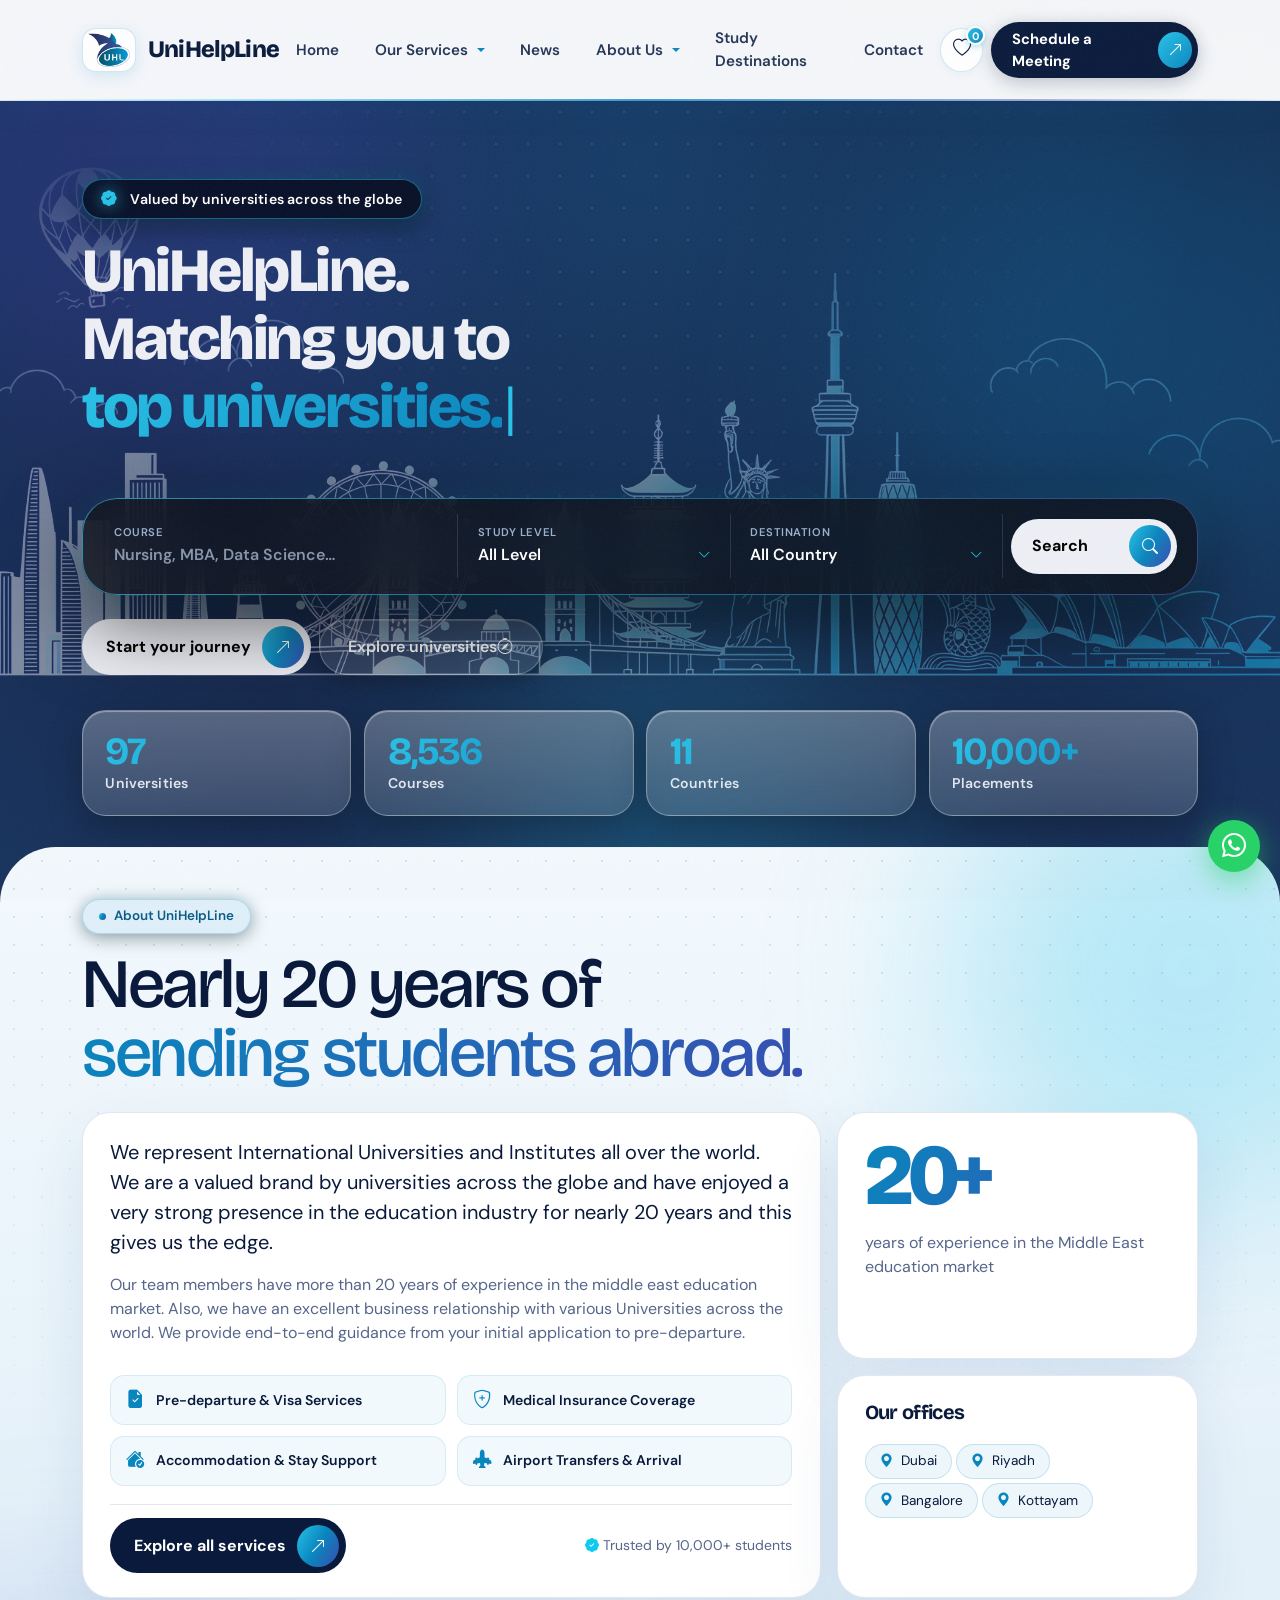
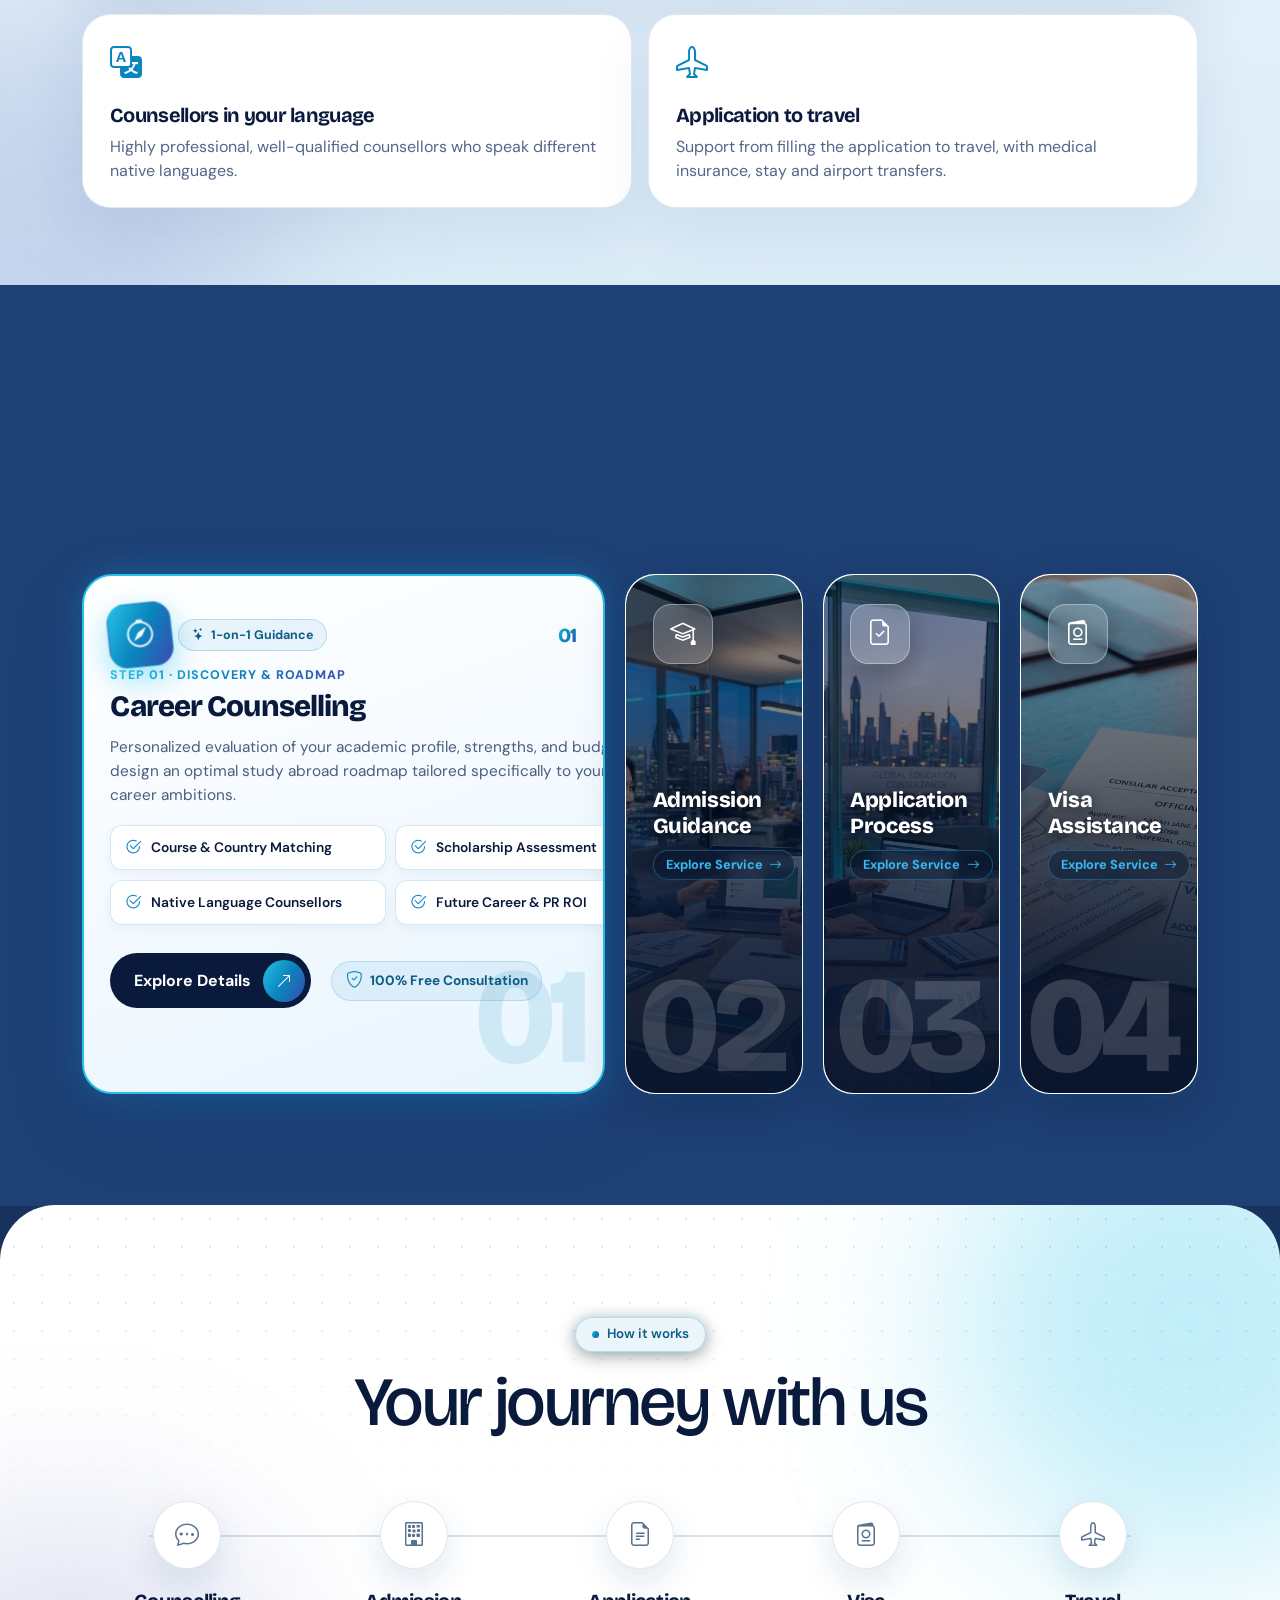
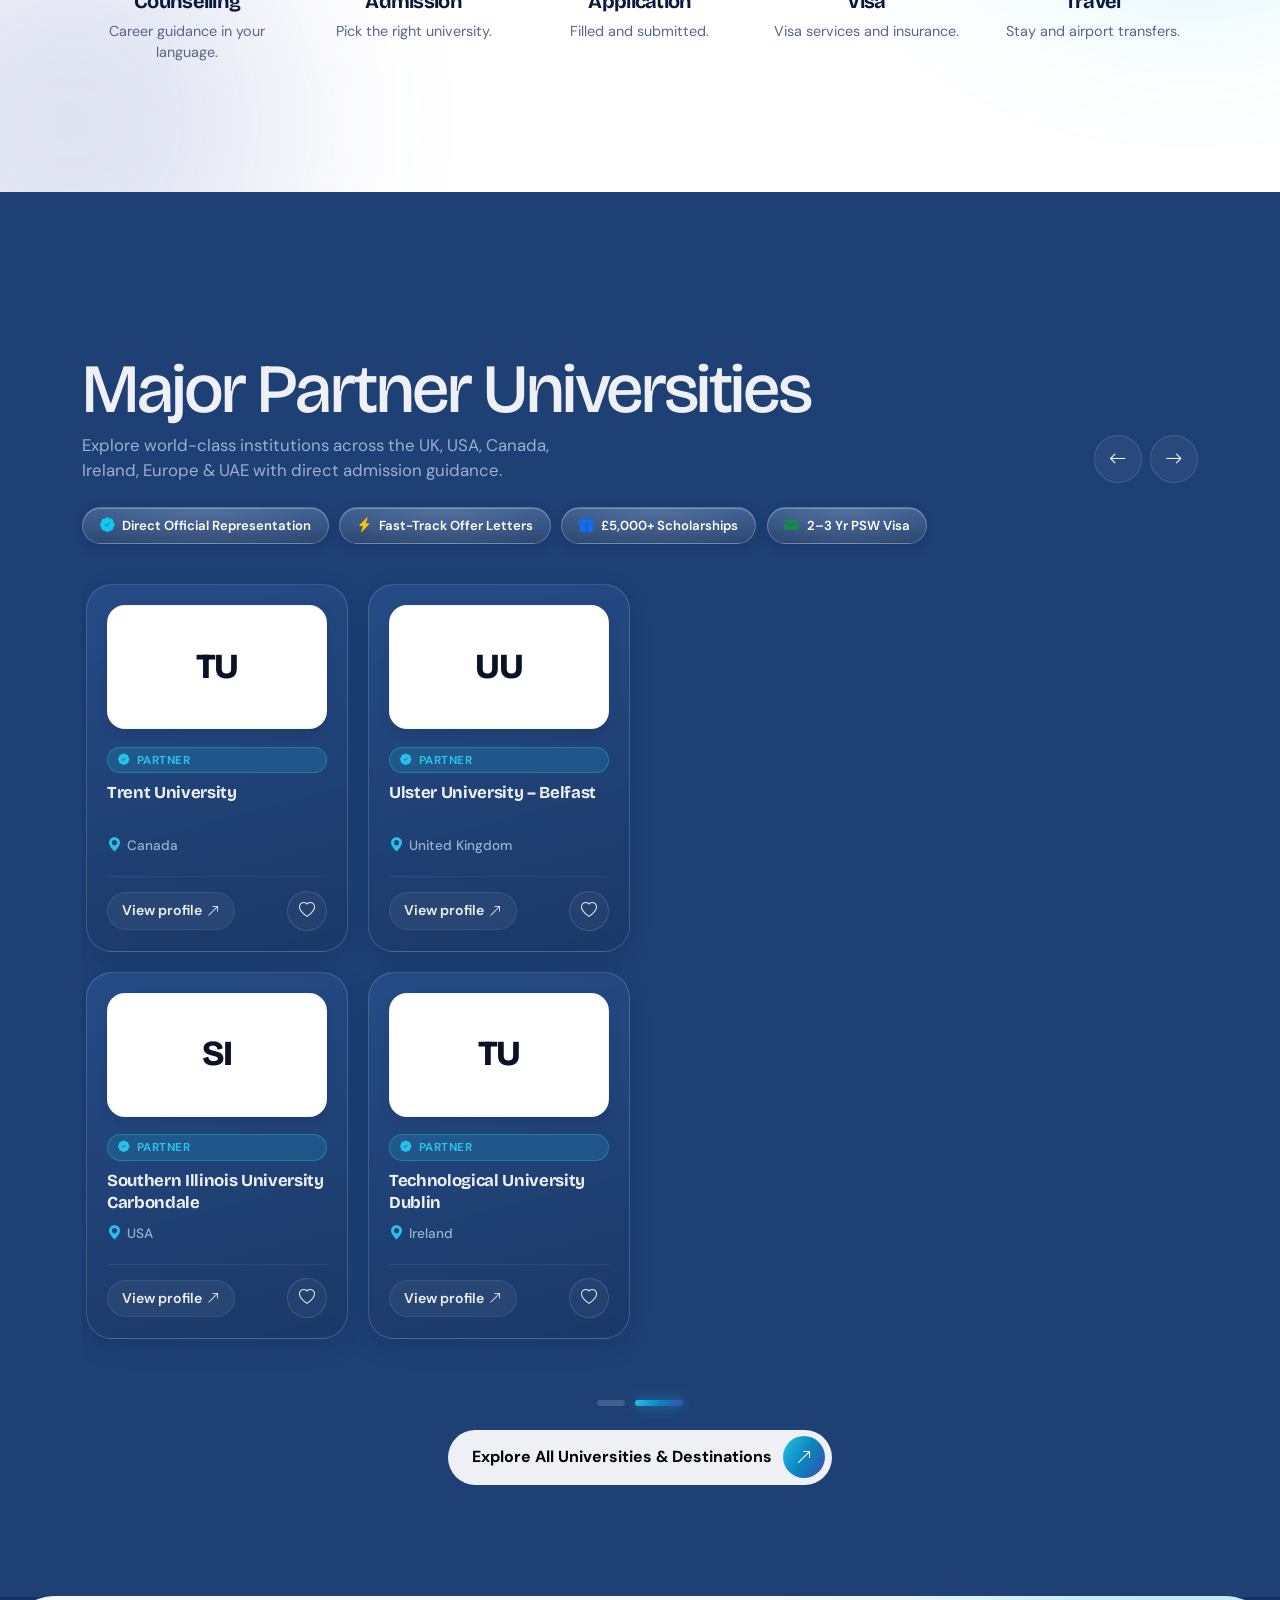
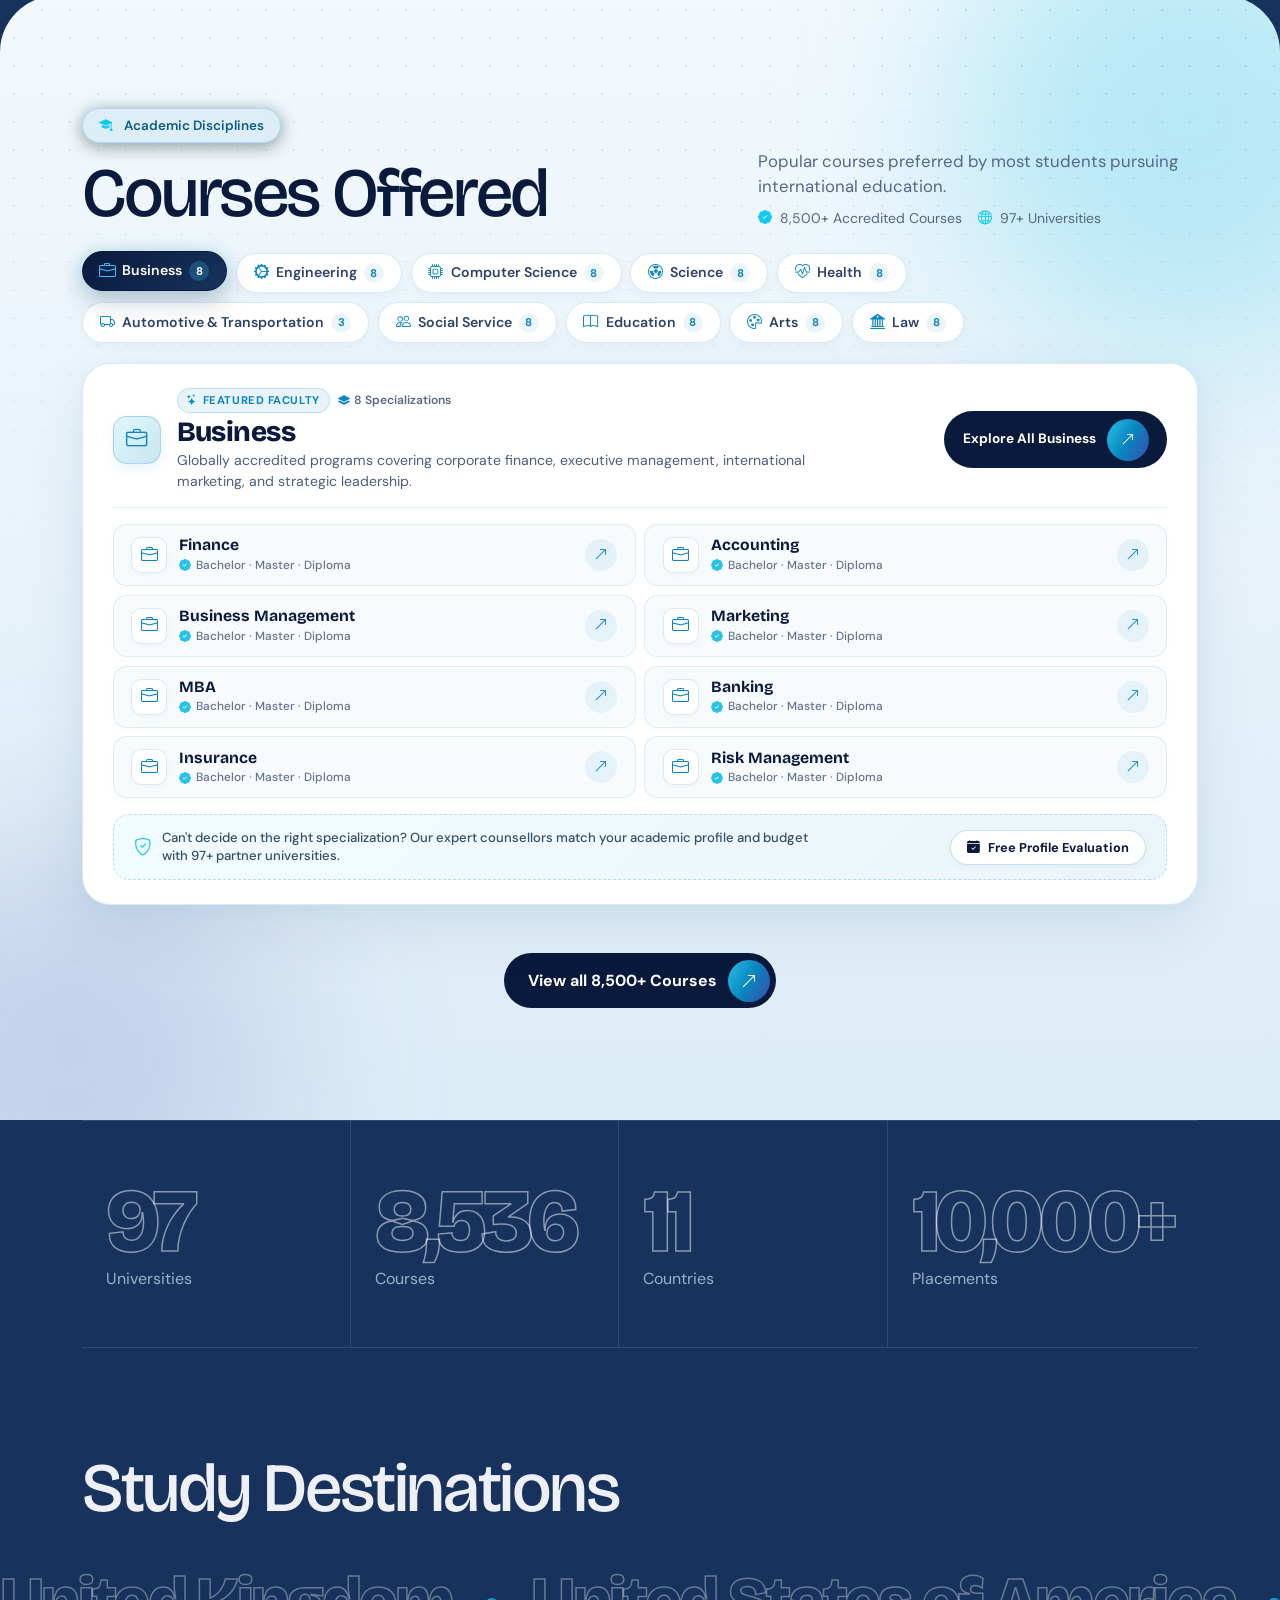
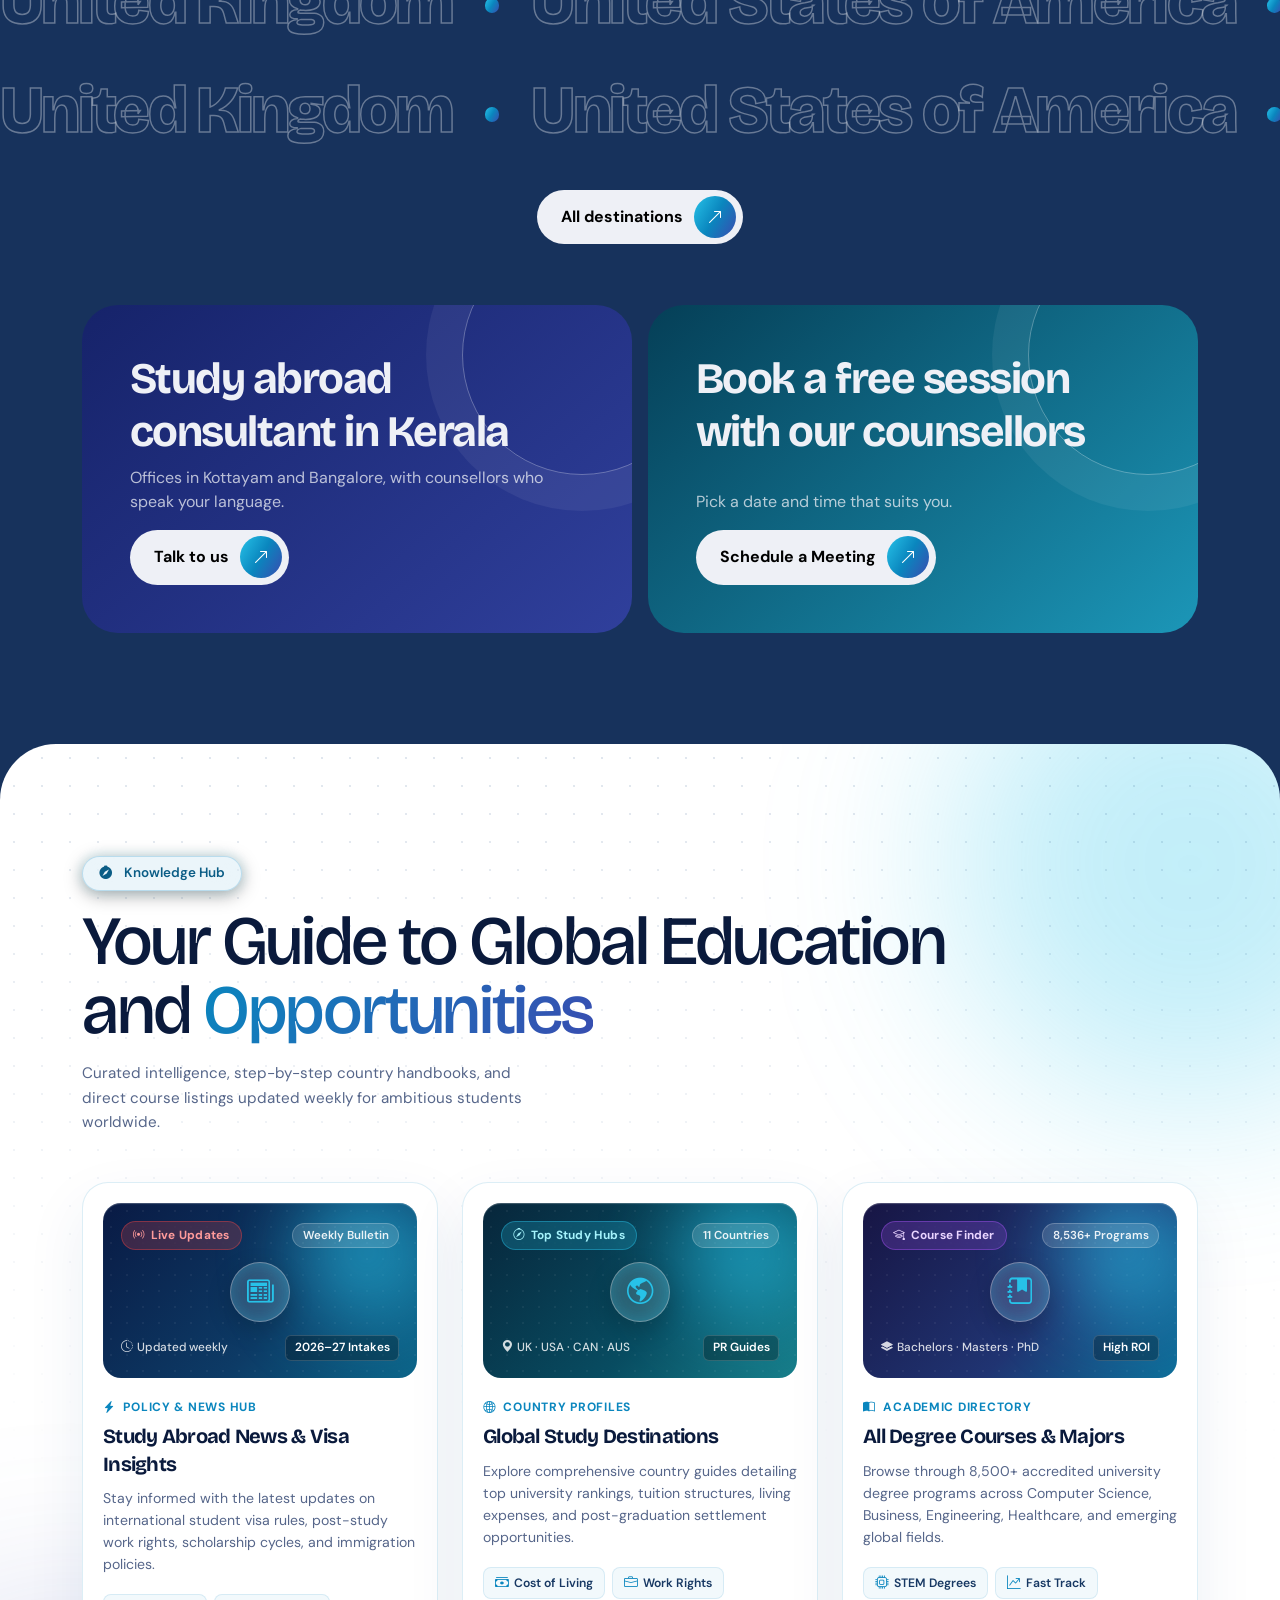
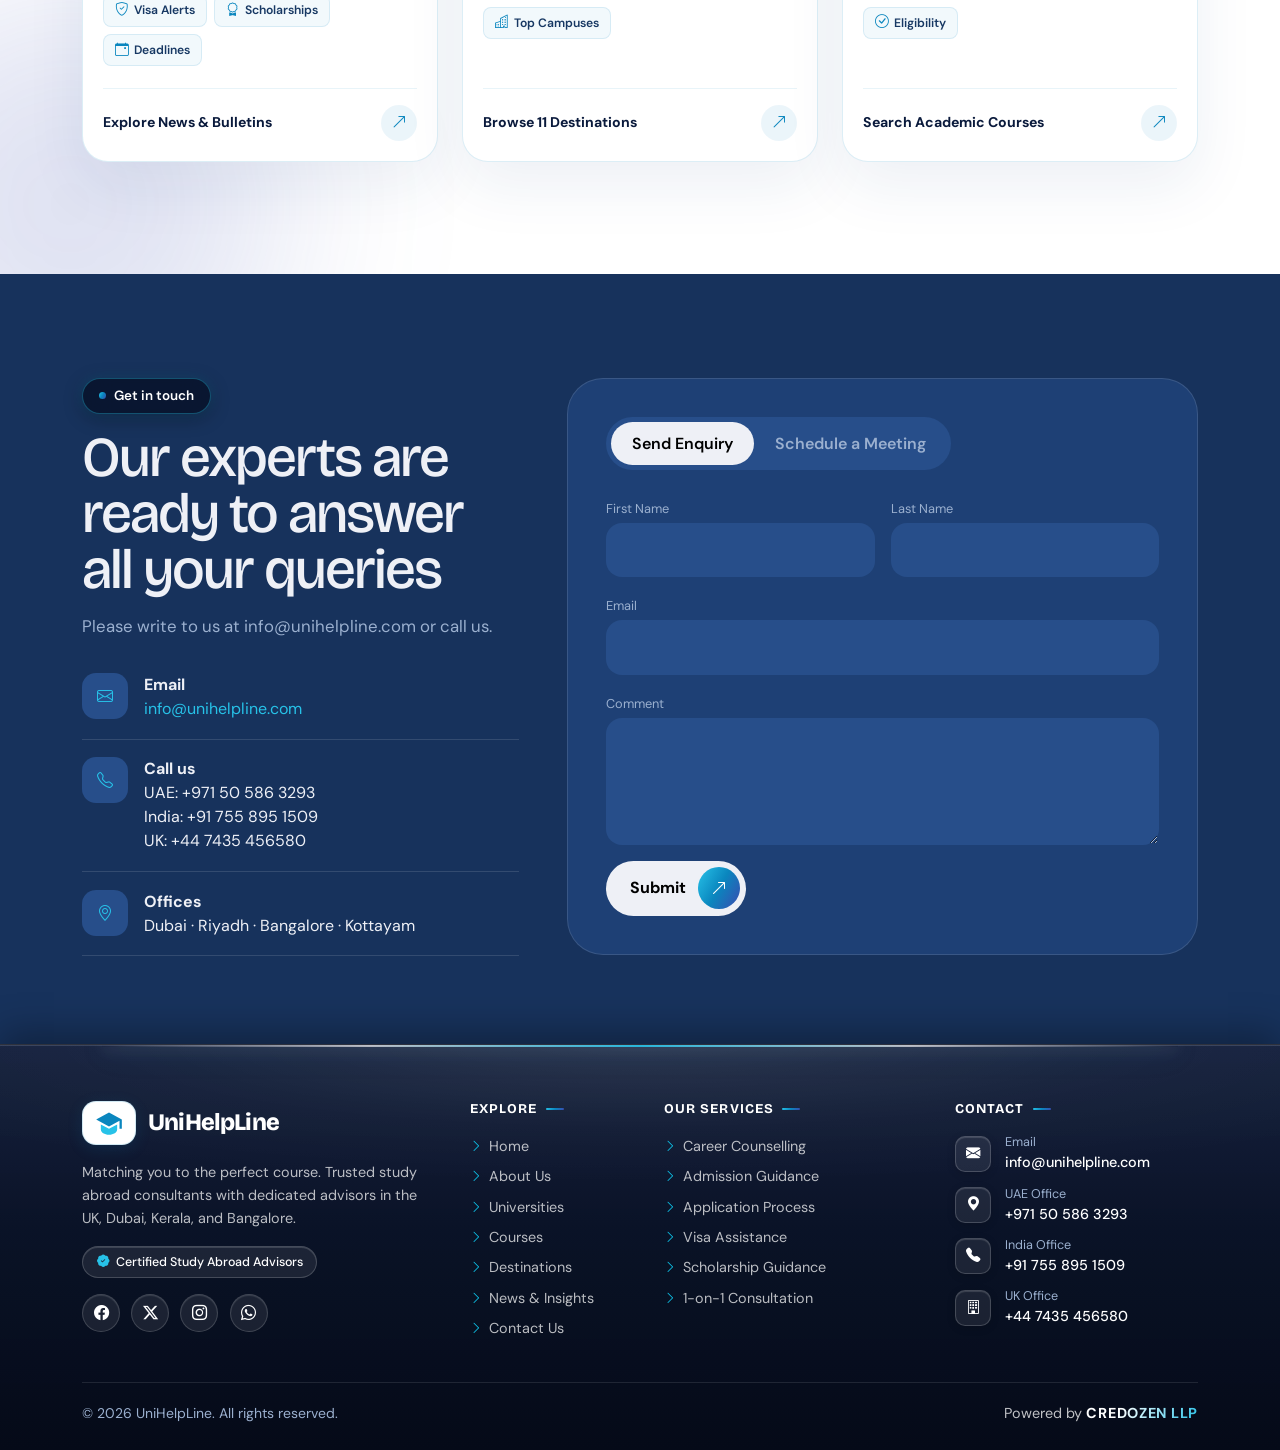
<file: index.html>
<!DOCTYPE html>
<html lang="en" class="js" data-bs-theme="dark">

<head>
    <meta charset="UTF-8">
    <meta name="viewport" content="width=device-width, initial-scale=1">
    <title>UniHelpLine – Study Abroad Consultants | Overseas Education Consultants</title>
    <meta name="description"
        content="Expert study abroad consultants guiding you to top universities, visa support and scholarships. Start your journey today.">
    <link rel="icon"
        href="[data-uri]">
    <link rel="preconnect" href="https://fonts.googleapis.com">
    <link
        href="https://fonts.googleapis.com/css2?family=Bricolage+Grotesque:opsz,wght@12..96,400;12..96,600;12..96,700;12..96,800&family=DM+Sans:wght@400;500;600;700&display=swap"
        rel="stylesheet">
    <link href="https://cdn.jsdelivr.net/npm/bootstrap@5.3.3/dist/css/bootstrap.min.css" rel="stylesheet">
    <link href="https://cdn.jsdelivr.net/npm/bootstrap-icons@1.11.3/font/bootstrap-icons.min.css" rel="stylesheet">
    <link rel="stylesheet" href="style.css">
    <link rel="stylesheet" href="mobile.css">
</head>

<body>
    <div id="prog"></div>

    <nav class="npill navbar navbar-expand-lg">
        <div class="container d-flex align-items-center justify-content-between">
            <a class="brand" href="#home"><span class="lg"><img
                        src="[data-uri]"
                        alt="UHL logo"></span>UniHelpLine</a>
            <button class="navbar-toggler ms-auto" data-bs-toggle="collapse" data-bs-target="#nv" aria-label="Menu"><i
                    class="bi bi-list fs-2"></i></button>
            <div class="collapse navbar-collapse" id="nv">
                <ul class="navbar-nav mx-auto align-items-lg-center">
                    <li class="nav-item"><a class="nav-link" href="#home">Home</a></li>
                    <li class="nav-item dropdown"><a class="nav-link dropdown-toggle" href="#"
                            data-bs-toggle="dropdown">Our Services</a>
                        <ul class="dropdown-menu">
                            <li><a class="dropdown-item" href="career-counselling.html">Career Counselling</a></li>
                            <li><a class="dropdown-item" href="admission-guidance.html">Admission Guidance</a></li>
                            <li><a class="dropdown-item" href="application-process.html">Application Process</a></li>
                            <li><a class="dropdown-item" href="visa-assistance.html">Visa Assistance</a></li>
                        </ul>
                    </li>
                    <li class="nav-item"><a class="nav-link" href="news.html">News</a></li>
                    <li class="nav-item dropdown"><a class="nav-link dropdown-toggle" href="#"
                            data-bs-toggle="dropdown">About Us</a>
                        <ul class="dropdown-menu">
                            <li><a class="dropdown-item" href="about.html">UniHelpLine</a></li>
                        </ul>
                    <li class="nav-item"><a class="nav-link" href="destinations.html">Study Destinations</a></li>
                    <li class="nav-item"><a class="nav-link" href="contact.html">Contact</a></li>
                </ul>
                <div class="d-flex align-items-center gap-2 nav-actions"><button class="wish" data-bs-toggle="offcanvas"
                        data-bs-target="#wl" aria-label="Wishlist"><i class="bi bi-heart"></i><span
                            id="wc">0</span></button>
                    <a class="btn-x" href="#contact" data-tab="meet"
                        style="padding:.35rem .35rem .35rem 1.3rem">Schedule a
                        Meeting<i style="width:36px;height:36px" class="bi bi-arrow-up-right"></i></a>
                </div>
            </div>
        </div>
    </nav>

    <header class="hero" id="home">
        <div class="mesh"><i></i><i></i><i></i></div>
        <div class="dots"></div>
        <div class="container position-relative">
            <div class="hero-main">
                <div class="hero-intro">
                    <span class="tag fx mb-3"><i class="bi bi-patch-check-fill text-info me-1"></i> Valued by
                        universities
                        across the globe</span>
                    <h1><span class="ln"><span>UniHelpLine.</span></span><span class="ln"><span>Matching you
                                to</span></span><span class="ln"><span class="gt" id="typewriter-text">the perfect
                                course.</span><span class="type-cursor" aria-hidden="true">|</span></span></h1>
                </div>

                <form class="cmd fx" id="sf" autocomplete="off">
                    <div class="row g-0 align-items-center">
                        <div class="col-lg-4 col-md-6 fld" id="fld-course">
                            <label for="q">Course</label>
                            <input class="form-control" id="q" placeholder="Nursing, MBA, Data Science…">
                        </div>

                        <div class="col-lg-3 col-md-6 fld custom-select-fld" id="fld-level">
                            <label for="level">Study Level</label>
                            <select class="form-select d-none" id="level">
                                <option value="All Level" selected>All Level</option>
                                <option value="Master Degree">Master Degree</option>
                                <option value="Bachelor Degree">Bachelor Degree</option>
                                <option value="Bachelor Top-up">Bachelor Top-up</option>
                                <option value="Post Graduate Diploma / Certificate - 1 Year">Post Graduate Diploma /
                                    Certificate - 1 Year</option>
                                <option value="Post Graduate Diploma / Certificate - 2 Year">Post Graduate Diploma /
                                    Certificate - 2 Year</option>
                                <option value="Undergraduate Diploma - 2 Year">Undergraduate Diploma - 2 Year</option>
                                <option value="Undergraduate Diploma - 1 Year">Undergraduate Diploma - 1 Year</option>
                            </select>
                            <button type="button" class="custom-select-trigger" id="level-trigger"
                                aria-haspopup="listbox" aria-expanded="false">
                                <span class="custom-select-val">All Level</span>
                                <i class="bi bi-chevron-down custom-select-arrow"></i>
                            </button>
                            <div class="custom-select-menu" id="level-menu" role="listbox">
                                <div class="custom-option selected" data-value="All Level" role="option"><span>All
                                        Level</span><i class="bi bi-check2"></i></div>
                                <div class="custom-option" data-value="Master Degree" role="option"><span>Master
                                        Degree</span><i class="bi bi-check2"></i></div>
                                <div class="custom-option" data-value="Bachelor Degree" role="option"><span>Bachelor
                                        Degree</span><i class="bi bi-check2"></i></div>
                                <div class="custom-option" data-value="Bachelor Top-up" role="option"><span>Bachelor
                                        Top-up</span><i class="bi bi-check2"></i></div>
                                <div class="custom-option" data-value="Post Graduate Diploma / Certificate - 1 Year"
                                    role="option"><span>Post Graduate Diploma / Certificate - 1 Year</span><i
                                        class="bi bi-check2"></i></div>
                                <div class="custom-option" data-value="Post Graduate Diploma / Certificate - 2 Year"
                                    role="option"><span>Post Graduate Diploma / Certificate - 2 Year</span><i
                                        class="bi bi-check2"></i></div>
                                <div class="custom-option" data-value="Undergraduate Diploma - 2 Year" role="option">
                                    <span>Undergraduate Diploma - 2 Year</span><i class="bi bi-check2"></i>
                                </div>
                                <div class="custom-option" data-value="Undergraduate Diploma - 1 Year" role="option">
                                    <span>Undergraduate Diploma - 1 Year</span><i class="bi bi-check2"></i>
                                </div>
                            </div>
                        </div>

                        <div class="col-lg-3 col-md-8 fld custom-select-fld" id="fld-country">
                            <label for="country">Destination</label>
                            <select class="form-select d-none" id="country">
                                <option value="All Country" selected>All Country</option>
                                <option value="United Kingdom">United Kingdom</option>
                                <option value="United States of America">United States of America</option>
                                <option value="Ireland">Ireland</option>
                                <option value="Canada">Canada</option>
                                <option value="Germany">Germany</option>
                                <option value="Georgia">Georgia</option>
                                <option value="Hungary">Hungary</option>
                                <option value="Poland">Poland</option>
                                <option value="Malta">Malta</option>
                                <option value="France">France</option>
                                <option value="Dubai / United Arab Emirates">Dubai / United Arab Emirates</option>
                            </select>
                            <button type="button" class="custom-select-trigger" id="country-trigger"
                                aria-haspopup="listbox" aria-expanded="false">
                                <span class="custom-select-val">All Country</span>
                                <i class="bi bi-chevron-down custom-select-arrow"></i>
                            </button>
                            <div class="custom-select-menu" id="country-menu" role="listbox">
                                <div class="custom-option selected" data-value="All Country" role="option"><span>All
                                        Country</span><i class="bi bi-check2"></i></div>
                                <div class="custom-option" data-value="United Kingdom" role="option"><span>United
                                        Kingdom</span><i class="bi bi-check2"></i></div>
                                <div class="custom-option" data-value="United States of America" role="option">
                                    <span>United States of America</span><i class="bi bi-check2"></i>
                                </div>
                                <div class="custom-option" data-value="Ireland" role="option"><span>Ireland</span><i
                                        class="bi bi-check2"></i></div>
                                <div class="custom-option" data-value="Canada" role="option"><span>Canada</span><i
                                        class="bi bi-check2"></i></div>
                                <div class="custom-option" data-value="Germany" role="option"><span>Germany</span><i
                                        class="bi bi-check2"></i></div>
                                <div class="custom-option" data-value="Georgia" role="option"><span>Georgia</span><i
                                        class="bi bi-check2"></i></div>
                                <div class="custom-option" data-value="Hungary" role="option"><span>Hungary</span><i
                                        class="bi bi-check2"></i></div>
                                <div class="custom-option" data-value="Poland" role="option"><span>Poland</span><i
                                        class="bi bi-check2"></i></div>
                                <div class="custom-option" data-value="Malta" role="option"><span>Malta</span><i
                                        class="bi bi-check2"></i></div>
                                <div class="custom-option" data-value="France" role="option"><span>France</span><i
                                        class="bi bi-check2"></i></div>
                                <div class="custom-option" data-value="Dubai / United Arab Emirates" role="option">
                                    <span>Dubai / United Arab Emirates</span><i class="bi bi-check2"></i>
                                </div>
                            </div>
                        </div>

                        <div class="col-lg-2 col-md-4 p-2 d-grid">
                            <button class="btn-x justify-content-between" type="submit"
                                style="padding-left:1.3rem">Search<i class="bi bi-search"></i></button>
                        </div>
                    </div>
                    <div class="res" id="res"></div>
                </form>

                <div class="d-flex gap-2 flex-wrap mt-2 mb-4 fx hero-actions">
                    <a href="#contact" class="btn-x">Start your journey<i class="bi bi-arrow-up-right"></i></a>
                    <a href="#universities" class="btn-o">Explore universities<i class="bi bi-compass"></i></a>
                </div>
            </div>

            <div class="tiles">
                <div class="tile rv" data-rv="up"><b class="gt" data-n="97">0</b><span>Universities</span></div>
                <div class="tile rv" data-rv="up"><b class="gt" data-n="8536">0</b><span>Courses</span></div>
                <div class="tile rv" data-rv="up"><b class="gt" data-n="11">0</b><span>Countries</span></div>
                <div class="tile rv" data-rv="up"><b class="gt" data-n="10000"
                        data-plus="1">0</b><span>Placements</span></div>
            </div>
        </div>
    </header>

    <section id="about" class="light l1">
        <div class="dotsbg"></div>
        <div class="container">
            <div class="mb-4"><span class="tag rv" data-rv="up">About UniHelpLine</span>
                <h2 class="h2 mt-3 rv" data-rv="up">Nearly 20 years of<br><span class="gt">sending students
                        abroad.</span></h2>
            </div>
            <div class="bento">
                <div class="bc b-a rv" data-rv="up">
                    <div>
                        <p class="fs-5">We represent International Universities and Institutes all over the world. We
                            are a
                            valued brand by universities across the globe and have enjoyed a very strong presence in the
                            education industry for nearly 20 years and this gives us the edge.</p>
                        <p class="text-secondary">Our team members have more than 20 years of experience in the middle
                            east
                            education market. Also, we have an excellent business relationship with various Universities
                            across the world. We provide end-to-end guidance from your initial application to
                            pre-departure.</p>
                    </div>
                    <div class="chk-grid">
                        <div class="chk-card"><i class="bi bi-file-earmark-check-fill"></i><span>Pre-departure &amp;
                                Visa Services</span></div>
                        <div class="chk-card"><i class="bi bi-shield-plus"></i><span>Medical Insurance Coverage</span>
                        </div>
                        <div class="chk-card"><i class="bi bi-house-check-fill"></i><span>Accommodation &amp; Stay
                                Support</span></div>
                        <div class="chk-card"><i class="bi bi-airplane-engines-fill"></i><span>Airport Transfers &amp;
                                Arrival</span></div>
                    </div>
                    <div class="b-a-foot">
                        <a href="#services" class="btn-x">Explore all services<i class="bi bi-arrow-up-right"></i></a>
                        <span class="text-secondary small d-inline-flex align-items-center"><i
                                class="bi bi-patch-check-fill text-info me-1"></i> Trusted by 10,000+ students</span>
                    </div>
                </div>
                <div class="bc b-b rv" data-rv="up" style="--d:.1s">
                    <div class="giant gt">20+</div>
                    <p class="mt-3 mb-0 text-secondary">years of experience in the Middle East education market</p>
                </div>
                <div class="bc b-c rv" data-rv="up" style="--d:.2s">
                    <h5>Our offices</h5>
                    <div class="mt-3"><span class="pill"><i class="bi bi-geo-alt-fill"></i>Dubai</span><span
                            class="pill"><i class="bi bi-geo-alt-fill"></i>Riyadh</span><span class="pill"><i
                                class="bi bi-geo-alt-fill"></i>Bangalore</span><span class="pill"><i
                                class="bi bi-geo-alt-fill"></i>Kottayam</span></div>
                </div>
                <div class="bc b-d rv" data-rv="up"><i class="bi bi-translate fs-2 acc"></i>
                    <h5 class="mt-3">Counsellors in your language</h5>
                    <p class="text-secondary mb-0">Highly professional, well-qualified counsellors who speak different
                        native languages.</p>
                </div>
                <div class="bc b-e rv" data-rv="up" style="--d:.1s"><i class="bi bi-airplane fs-2 acc"></i>
                    <h5 class="mt-3">Application to travel</h5>
                    <p class="text-secondary mb-0">Support from filling the application to travel, with medical
                        insurance, stay and airport transfers.</p>
                </div>
            </div>
        </div>
    </section>

    <section id="services" style="background:var(--s1)">
        <div class="container">
            <div class="d-flex flex-wrap justify-content-between align-items-end gap-3 mb-5">
                <div><span class="tag rv" data-rv="up"><i class="bi bi-patch-check-fill text-info me-1"></i> End-to-End
                        Support</span>
                    <h2 class="h2 mt-3 rv" data-rv="up">Our Services</h2>
                </div>
                <p class="lead2 mb-0 rv" data-rv="up">Four comprehensive ways we empower your global education journey,
                    from your first question to your first day on campus.</p>
            </div>
            <div class="sx rv" data-rv="up" id="sx">
                <!-- Service 01 -->
                <div class="ex on">
                    <div class="ex-bg">
                        <img src="images/career-counselling-hero.jpg" alt="Career Counselling" class="ex-bg-img" loading="lazy">
                        <div class="ex-bg-scrim"></div>
                    </div>
                    <div class="ex-watermark">01</div>
                    <div class="ex-head">
                        <div class="d-flex align-items-center gap-2">
                            <div class="ic"><i class="bi bi-compass"></i></div>
                            <span class="ex-tag"><i class="bi bi-stars"></i> 1-on-1 Guidance</span>
                        </div>
                        <span class="num">01</span>
                    </div>
                    <div class="ex-preview">
                        <span class="ex-sub">Career Counselling</span>
                        <span class="ex-hint">Explore Service <i class="bi bi-arrow-right"></i></span>
                    </div>
                    <div class="ex-body">
                        <div class="ex-title-wrap">
                            <span class="ex-kicker">Step 01 · Discovery &amp; Roadmap</span>
                            <h3>Career Counselling</h3>
                        </div>
                        <div class="det">
                            <p class="ex-desc">Personalized evaluation of your academic profile, strengths, and budget
                                to design an optimal study abroad roadmap tailored specifically to your career
                                ambitions.</p>
                            <div class="ex-features">
                                <span class="f-pill"><i class="bi bi-check2-circle"></i> Course &amp; Country
                                    Matching</span>
                                <span class="f-pill"><i class="bi bi-check2-circle"></i> Scholarship Assessment</span>
                                <span class="f-pill"><i class="bi bi-check2-circle"></i> Native Language
                                    Counsellors</span>
                                <span class="f-pill"><i class="bi bi-check2-circle"></i> Future Career &amp; PR
                                    ROI</span>
                            </div>
                            <div class="ex-footer">
                                <a href="career-counselling.html" class="btn-x">Explore Details<i
                                        class="bi bi-arrow-up-right"></i></a>
                                <span class="ex-badge-stat"><i class="bi bi-shield-check"></i> 100% Free
                                    Consultation</span>
                            </div>
                        </div>
                    </div>
                </div>

                <!-- Service 02 -->
                <div class="ex">
                    <div class="ex-bg">
                        <img src="images/admission-guidance-hero.jpg" alt="Admission Guidance" class="ex-bg-img" loading="lazy">
                        <div class="ex-bg-scrim"></div>
                    </div>
                    <div class="ex-watermark">02</div>
                    <div class="ex-head">
                        <div class="d-flex align-items-center gap-2">
                            <div class="ic"><i class="bi bi-mortarboard"></i></div>
                            <span class="ex-tag"><i class="bi bi-award-fill"></i> 97+ Tie-Ups</span>
                        </div>
                        <span class="num">02</span>
                    </div>
                    <div class="ex-preview">
                        <span class="ex-sub">Admission Guidance</span>
                        <span class="ex-hint">Explore Service <i class="bi bi-arrow-right"></i></span>
                    </div>
                    <div class="ex-body">
                        <div class="ex-title-wrap">
                            <span class="ex-kicker">Step 02 · Shortlisting &amp; Prep</span>
                            <h3>Admission Guidance</h3>
                        </div>
                        <div class="det">
                            <p class="ex-desc">Direct access to renowned global universities. We curate a strategic mix
                                of dream, reach, and safe institutions while elevating your SOP, essays, and portfolio.
                            </p>
                            <div class="ex-features">
                                <span class="f-pill"><i class="bi bi-check2-circle"></i> University Shortlisting</span>
                                <span class="f-pill"><i class="bi bi-check2-circle"></i> SOP &amp; LOR Drafting
                                    Support</span>
                                <span class="f-pill"><i class="bi bi-check2-circle"></i> Application Fee Waiver
                                    Assistance</span>
                                <span class="f-pill"><i class="bi bi-check2-circle"></i> Direct University Admissions
                                    Desk</span>
                            </div>
                            <div class="ex-footer">
                                <a href="admission-guidance.html" class="btn-x">Explore Details<i
                                        class="bi bi-arrow-up-right"></i></a>
                                <span class="ex-badge-stat"><i class="bi bi-mortarboard-fill"></i> 8,500+ Courses</span>
                            </div>
                        </div>
                    </div>
                </div>

                <!-- Service 03 -->
                <div class="ex">
                    <div class="ex-bg">
                        <img src="images/application-process-hero.jpg" alt="Application Process" class="ex-bg-img" loading="lazy">
                        <div class="ex-bg-scrim"></div>
                    </div>
                    <div class="ex-watermark">03</div>
                    <div class="ex-head">
                        <div class="d-flex align-items-center gap-2">
                            <div class="ic"><i class="bi bi-file-earmark-check"></i></div>
                            <span class="ex-tag"><i class="bi bi-lightning-charge-fill"></i> Fast-Track</span>
                        </div>
                        <span class="num">03</span>
                    </div>
                    <div class="ex-preview">
                        <span class="ex-sub">Application Process</span>
                        <span class="ex-hint">Explore Service <i class="bi bi-arrow-right"></i></span>
                    </div>
                    <div class="ex-body">
                        <div class="ex-title-wrap">
                            <span class="ex-kicker">Step 03 · Submission &amp; Tracking</span>
                            <h3>Application Process</h3>
                        </div>
                        <div class="det">
                            <p class="ex-desc">End-to-end management of complex university applications, rigorous
                                document verification, deadline monitoring, and active follow-ups to secure early
                                offers.</p>
                            <div class="ex-features">
                                <span class="f-pill"><i class="bi bi-check2-circle"></i> Error-Free Document
                                    Audits</span>
                                <span class="f-pill"><i class="bi bi-check2-circle"></i> Real-Time Status
                                    Tracking</span>
                                <span class="f-pill"><i class="bi bi-check2-circle"></i> Priority Turnaround
                                    Times</span>
                                <span class="f-pill"><i class="bi bi-check2-circle"></i> Conditional Offer
                                    Follow-ups</span>
                            </div>
                            <div class="ex-footer">
                                <a href="https://unihelpline.com/service_details/3" target="_blank" rel="noopener"
                                    class="btn-x">Explore Details<i class="bi bi-arrow-up-right"></i></a>
                                <span class="ex-badge-stat"><i class="bi bi-patch-check-fill"></i> 10,000+
                                    Placements</span>
                            </div>
                        </div>
                    </div>
                </div>

                <!-- Service 04 -->
                <div class="ex">
                    <div class="ex-bg">
                        <img src="images/visa-assistance-hero.jpg" alt="Visa Assistance" class="ex-bg-img" loading="lazy">
                        <div class="ex-bg-scrim"></div>
                    </div>
                    <div class="ex-watermark">04</div>
                    <div class="ex-head">
                        <div class="d-flex align-items-center gap-2">
                            <div class="ic"><i class="bi bi-passport"></i></div>
                            <span class="ex-tag"><i class="bi bi-shield-check"></i> 99% Success</span>
                        </div>
                        <span class="num">04</span>
                    </div>
                    <div class="ex-preview">
                        <span class="ex-sub">Visa Assistance</span>
                        <span class="ex-hint">Explore Service <i class="bi bi-arrow-right"></i></span>
                    </div>
                    <div class="ex-body">
                        <div class="ex-title-wrap">
                            <span class="ex-kicker">Step 04 · Visas &amp; Pre-Departure</span>
                            <h3>Visa Assistance</h3>
                        </div>
                        <div class="det">
                            <p class="ex-desc">Comprehensive visa file compilation, financial proof advisory, embassy
                                mock interview drills, pre-departure briefings, health insurance, and airport reception.
                            </p>
                            <div class="ex-features">
                                <span class="f-pill"><i class="bi bi-check2-circle"></i> Embassy Mock Interview
                                    Prep</span>
                                <span class="f-pill"><i class="bi bi-check2-circle"></i> Financial Proof Advisory</span>
                                <span class="f-pill"><i class="bi bi-check2-circle"></i> Medical &amp; Travel
                                    Insurance</span>
                                <span class="f-pill"><i class="bi bi-check2-circle"></i> Accommodation &amp; Airport
                                    Transfers</span>
                            </div>
                            <div class="ex-footer">
                                <a href="https://unihelpline.com/service_details/4" target="_blank" rel="noopener"
                                    class="btn-x">Explore Details<i class="bi bi-arrow-up-right"></i></a>
                                <span class="ex-badge-stat"><i class="bi bi-airplane-fill"></i> Full Travel
                                    Support</span>
                            </div>
                        </div>
                    </div>
                </div>
            </div>
            <div class="sx-controls d-lg-none d-flex justify-content-between align-items-center mt-3 pt-1">
                <div class="sx-dots d-flex gap-2" id="sx-dots">
                    <button class="sx-dot on" data-i="0" aria-label="Service 1"></button>
                    <button class="sx-dot" data-i="1" aria-label="Service 2"></button>
                    <button class="sx-dot" data-i="2" aria-label="Service 3"></button>
                    <button class="sx-dot" data-i="3" aria-label="Service 4"></button>
                </div>
                <div class="sx-nav-btns d-flex gap-2">
                    <button class="sx-btn" id="sx-prev" aria-label="Previous Service"><i
                            class="bi bi-chevron-left"></i></button>
                    <button class="sx-btn" id="sx-next" aria-label="Next Service"><i
                            class="bi bi-chevron-right"></i></button>
                </div>
            </div>
        </div>
    </section>

    <section class="light l2">
        <div class="dotsbg"></div>
        <div class="container text-center">
            <span class="tag rv" data-rv="up">How it works</span>
            <h2 class="h2 mt-3 rv" data-rv="up">Your journey with us</h2>
            <div class="jr" id="jr">
                <div class="js2">
                    <div class="d"><i class="bi bi-chat-dots"></i></div>
                    <h5>Counselling</h5>
                    <p>Career guidance in your language.</p>
                </div>
                <div class="js2">
                    <div class="d"><i class="bi bi-building"></i></div>
                    <h5>Admission</h5>
                    <p>Pick the right university.</p>
                </div>
                <div class="js2">
                    <div class="d"><i class="bi bi-file-earmark-text"></i></div>
                    <h5>Application</h5>
                    <p>Filled and submitted.</p>
                </div>
                <div class="js2">
                    <div class="d"><i class="bi bi-passport"></i></div>
                    <h5>Visa</h5>
                    <p>Visa services and insurance.</p>
                </div>
                <div class="js2">
                    <div class="d"><i class="bi bi-airplane"></i></div>
                    <h5>Travel</h5>
                    <p>Stay and airport transfers.</p>
                </div>
            </div>
        </div>
    </section>

    <section id="universities" style="background:var(--s1); position:relative; overflow:hidden;">
        <div class="container">
            <div class="d-flex flex-wrap justify-content-between align-items-end gap-3 mb-4">
                <div>
                    <span class="tag rv" data-rv="up"><i class="bi bi-bank2 me-1"></i> Global Network</span>
                    <h2 class="h2 mt-3 rv" data-rv="up">Major Partner Universities</h2>
                    <p class="lead2 mt-2 mb-0 rv" data-rv="up">Explore world-class institutions across the UK, USA,
                        Canada, Ireland, Europe &amp; UAE with direct admission guidance.</p>
                </div>
                <div class="arw"><button id="pv" aria-label="Previous"><i class="bi bi-arrow-left"></i></button><button
                        id="nx" aria-label="Next"><i class="bi bi-arrow-right"></i></button></div>
            </div>

            <!-- Enhanced feature badges strip -->
            <div class="uni-feature-pills-wrap rv" data-rv="up">
                <span class="uni-feat-pill"><i class="bi bi-patch-check-fill text-info"></i> Direct Official
                    Representation</span>
                <span class="uni-feat-pill"><i class="bi bi-lightning-charge-fill text-warning"></i> Fast-Track Offer
                    Letters</span>
                <span class="uni-feat-pill"><i class="bi bi-gift-fill text-primary"></i> £5,000+ Scholarships</span>
                <span class="uni-feat-pill"><i class="bi bi-briefcase-fill text-success"></i> 2–3 Yr PSW Visa</span>
            </div>

            <div class="us" id="us"></div>
            <div class="uni-pagination" id="uni-dots"></div>
            <div class="text-center mt-4"><a class="btn-x" href="destinations.html">Explore All Universities &amp;
                    Destinations<i class="bi bi-arrow-up-right"></i></a></div>
        </div>
    </section>

    <section id="courses" class="light l1">
        <div class="dotsbg"></div>
        <div class="container">
            <div class="d-flex flex-wrap align-items-end justify-content-between mb-4 gap-3">
                <div>
                    <span class="tag rv" data-rv="up"><i class="bi bi-mortarboard-fill text-info me-1"></i> Academic Disciplines</span>
                    <h2 class="h2 mt-3 mb-0 rv" data-rv="up">Courses Offered</h2>
                </div>
                <div class="rv" data-rv="up" style="max-width: 440px;">
                    <p class="lead2 mb-2">Popular courses preferred by most students pursuing international education.</p>
                    <div class="d-flex align-items-center gap-3 text-secondary small">
                        <span><i class="bi bi-patch-check-fill text-info me-1"></i> 8,500+ Accredited Courses</span>
                        <span><i class="bi bi-globe2 text-info me-1"></i> 97+ Universities</span>
                    </div>
                </div>
            </div>
            <div class="cats rv" data-rv="up" id="cats"></div>
            <div class="cpan rv" data-rv="up" id="cpan"></div>
            <div class="text-center mt-5"><a class="btn-x" href="https://unihelpline.com/departments" target="_blank"
                    rel="noopener">View all 8,500+ Courses<i class="bi bi-arrow-up-right"></i></a></div>
        </div>
    </section>

    <div class="container">
        <div class="stx">
            <div class="rv" data-rv="up"><b data-n="97">0</b><span>Universities</span></div>
            <div class="rv" data-rv="up"><b data-n="8536">0</b><span>Courses</span></div>
            <div class="rv" data-rv="up"><b data-n="11">0</b><span>Countries</span></div>
            <div class="rv" data-rv="up"><b data-n="10000" data-plus="1">0</b><span>Placements</span></div>
        </div>
    </div>

    <section id="destinations" class="px-0">
        <div class="container mb-4"><span class="tag rv" data-rv="up">Where to study</span>
            <h2 class="h2 mt-3 rv" data-rv="up">Study Destinations</h2>
        </div>
        <div class="dm">
            <div class="tr" id="d1"></div>
        </div>
        <div class="dm">
            <div class="tr" id="d2"></div>
        </div>
        <div class="container text-center mt-4"><a class="btn-x" href="destinations.html">All
                destinations<i class="bi bi-arrow-up-right"></i></a></div>
    </section>

    <section class="pt-0">
        <div class="container">
            <div class="row g-3">
                <div class="col-md-6">
                    <div class="cta a rv" data-rv="left">
                        <h3>Study abroad consultant in Kerala</h3>
                        <div>
                            <p class="opacity-75">Offices in Kottayam and Bangalore, with counsellors who speak your
                                language.</p><a href="#contact" class="btn-x">Talk to us<i
                                    class="bi bi-arrow-up-right"></i></a>
                        </div>
                    </div>
                </div>
                <div class="col-md-6">
                    <div class="cta b rv" data-rv="right">
                        <h3>Book a free session with our counsellors</h3>
                        <div>
                            <p class="opacity-75">Pick a date and time that suits you.</p><a href="#contact"
                                data-tab="meet" class="btn-x">Schedule a Meeting<i class="bi bi-arrow-up-right"></i></a>
                        </div>
                    </div>
                </div>
            </div>
        </div>
    </section>

    <section id="news" class="light l2">
        <div class="dotsbg"></div>
        <div class="container">
            <div class="d-flex flex-wrap align-items-end justify-content-between mb-5 gap-3">
                <div>
                    <span class="tag rv" data-rv="up"><i class="bi bi-compass-fill me-1"></i> Knowledge Hub</span>
                    <h2 class="h2 mt-3 mb-0 rv" data-rv="up">Your Guide to Global Education<br>and <span
                            class="gt">Opportunities</span></h2>
                </div>
                <p class="text-secondary rv mb-0" data-rv="up"
                    style="max-width: 440px; font-size: 0.95rem; line-height: 1.6;">
                    Curated intelligence, step-by-step country handbooks, and direct course listings updated weekly for
                    ambitious students worldwide.
                </p>
            </div>
            <div class="row g-4 news-track" id="news-track">
                <div class="col-lg-4 col-md-6 bl-col">
                    <a class="bl rv" data-rv="up" href="news.html">
                        <div class="bl-hero bl-hero-news">
                            <div class="bl-hero-top">
                                <span class="bl-badge bl-badge-live"><i class="bi bi-broadcast"></i> Live Updates</span>
                                <span class="bl-hero-pill">Weekly Bulletin</span>
                            </div>
                            <div class="bl-icon-center">
                                <div class="bl-icon-orb">
                                    <i class="bi bi-newspaper"></i>
                                </div>
                            </div>
                            <div class="bl-hero-bottom">
                                <span class="bl-stat-text"><i class="bi bi-clock-history"></i> Updated weekly</span>
                                <span class="bl-stat-tag">2026–27 Intakes</span>
                            </div>
                        </div>
                        <div class="bl-body">
                            <div class="bl-meta">
                                <span><i class="bi bi-lightning-charge-fill me-1"></i> Policy & News Hub</span>
                            </div>
                            <h4 class="bl-title">Study Abroad News & Visa Insights</h4>
                            <p class="bl-desc">Stay informed with the latest updates on international student visa
                                rules, post-study work rights, scholarship cycles, and immigration policies.</p>
                            <div class="bl-pills">
                                <span class="bl-pill"><i class="bi bi-shield-check"></i> Visa Alerts</span>
                                <span class="bl-pill"><i class="bi bi-award"></i> Scholarships</span>
                                <span class="bl-pill"><i class="bi bi-calendar-event"></i> Deadlines</span>
                            </div>
                            <div class="bl-foot">
                                <span>Explore News & Bulletins</span>
                                <div class="bl-arrow"><i class="bi bi-arrow-up-right"></i></div>
                            </div>
                        </div>
                    </a>
                </div>

                <div class="col-lg-4 col-md-6 bl-col">
                    <a class="bl rv" data-rv="up" style="--d:.1s" href="destinations.html">
                        <div class="bl-hero bl-hero-dest">
                            <div class="bl-hero-top">
                                <span class="bl-badge bl-badge-dest"><i class="bi bi-compass"></i> Top Study Hubs</span>
                                <span class="bl-hero-pill">11 Countries</span>
                            </div>
                            <div class="bl-icon-center">
                                <div class="bl-icon-orb">
                                    <i class="bi bi-globe-americas"></i>
                                </div>
                            </div>
                            <div class="bl-hero-bottom">
                                <span class="bl-stat-text"><i class="bi bi-geo-alt-fill"></i> UK · USA · CAN ·
                                    AUS</span>
                                <span class="bl-stat-tag">PR Guides</span>
                            </div>
                        </div>
                        <div class="bl-body">
                            <div class="bl-meta">
                                <span><i class="bi bi-globe2 me-1"></i> Country Profiles</span>
                            </div>
                            <h4 class="bl-title">Global Study Destinations</h4>
                            <p class="bl-desc">Explore comprehensive country guides detailing top university rankings,
                                tuition structures, living expenses, and post-graduation settlement opportunities.</p>
                            <div class="bl-pills">
                                <span class="bl-pill"><i class="bi bi-cash-stack"></i> Cost of Living</span>
                                <span class="bl-pill"><i class="bi bi-briefcase"></i> Work Rights</span>
                                <span class="bl-pill"><i class="bi bi-buildings"></i> Top Campuses</span>
                            </div>
                            <div class="bl-foot">
                                <span>Browse 11 Destinations</span>
                                <div class="bl-arrow"><i class="bi bi-arrow-up-right"></i></div>
                            </div>
                        </div>
                    </a>
                </div>

                <div class="col-lg-4 col-md-12 bl-col">
                    <a class="bl rv" data-rv="up" style="--d:.2s" href="https://unihelpline.com/departments"
                        target="_blank" rel="noopener">
                        <div class="bl-hero bl-hero-course">
                            <div class="bl-hero-top">
                                <span class="bl-badge bl-badge-course"><i class="bi bi-mortarboard"></i> Course
                                    Finder</span>
                                <span class="bl-hero-pill">8,536+ Programs</span>
                            </div>
                            <div class="bl-icon-center">
                                <div class="bl-icon-orb">
                                    <i class="bi bi-journal-bookmark-fill"></i>
                                </div>
                            </div>
                            <div class="bl-hero-bottom">
                                <span class="bl-stat-text"><i class="bi bi-layers-fill"></i> Bachelors · Masters ·
                                    PhD</span>
                                <span class="bl-stat-tag">High ROI</span>
                            </div>
                        </div>
                        <div class="bl-body">
                            <div class="bl-meta">
                                <span><i class="bi bi-book-half me-1"></i> Academic Directory</span>
                            </div>
                            <h4 class="bl-title">All Degree Courses & Majors</h4>
                            <p class="bl-desc">Browse through 8,500+ accredited university degree programs across
                                Computer Science, Business, Engineering, Healthcare, and emerging global fields.</p>
                            <div class="bl-pills">
                                <span class="bl-pill"><i class="bi bi-cpu"></i> STEM Degrees</span>
                                <span class="bl-pill"><i class="bi bi-graph-up-arrow"></i> Fast Track</span>
                                <span class="bl-pill"><i class="bi bi-check-circle"></i> Eligibility</span>
                            </div>
                            <div class="bl-foot">
                                <span>Search Academic Courses</span>
                                <div class="bl-arrow"><i class="bi bi-arrow-up-right"></i></div>
                            </div>
                        </div>
                    </a>
                </div>
            </div>
            <div class="news-controls d-lg-none mt-3" id="news-controls">
                <div class="news-dots" id="news-dots">
                    <button class="news-dot on" data-index="0" aria-label="Slide 1"></button>
                    <button class="news-dot" data-index="1" aria-label="Slide 2"></button>
                    <button class="news-dot" data-index="2" aria-label="Slide 3"></button>
                </div>
                <div class="news-nav">
                    <button class="news-btn" id="news-prev" aria-label="Previous card"><i
                            class="bi bi-chevron-left"></i></button>
                    <button class="news-btn" id="news-next" aria-label="Next card"><i
                            class="bi bi-chevron-right"></i></button>
                </div>
            </div>
        </div>
    </section>

    <section id="contact">
        <div class="container">
            <div class="row g-5">
                <div class="col-lg-5"><span class="tag rv" data-rv="up">Get in touch</span>
                    <h2 class="h2 mt-3 rv" data-rv="up" style="font-size:clamp(2.2rem,4.4vw,3.8rem)">Our experts are
                        ready to answer all your queries</h2>
                    <p class="lead2 mt-3 rv" data-rv="up">Please write to us at info@unihelpline.com or call us.</p>
                    <div class="ci rv" data-rv="left"><i class="bi bi-envelope"></i>
                        <div><b>Email</b><br><a href="mailto:info@unihelpline.com">info@unihelpline.com</a></div>
                    </div>
                    <div class="ci rv" data-rv="left"><i class="bi bi-telephone"></i>
                        <div><b>Call us</b><br>UAE: +971 50 586 3293<br>India: +91 755 895 1509<br>UK: +44 7435 456580
                        </div>
                    </div>
                    <div class="ci rv" data-rv="left"><i class="bi bi-geo-alt"></i>
                        <div><b>Offices</b><br>Dubai · Riyadh · Bangalore · Kottayam</div>
                    </div>
                </div>
                <div class="col-lg-7">
                    <div class="fc rv" data-rv="right">
                        <div class="ctab"><button class="on" data-t="enq">Send Enquiry</button><button
                                data-t="meet">Schedule a Meeting</button></div>
                        <form class="row g-3 enq" id="f-enq">
                            <div class="col-md-6"><label>First Name</label><input class="form-control" required></div>
                            <div class="col-md-6"><label>Last Name</label><input class="form-control" required></div>
                            <div class="col-12"><label>Email</label><input type="email" class="form-control" required>
                            </div>
                            <div class="col-12"><label>Comment</label><textarea rows="4" class="form-control"
                                    required></textarea></div>
                            <div class="col-12"><button class="btn-x" type="submit">Submit<i
                                        class="bi bi-arrow-up-right"></i></button><span
                                    class="msg ms-3 small text-success"></span></div>
                        </form>
                        <form class="row g-3 enq d-none" id="f-meet">
                            <div class="col-md-6"><label>Name</label><input class="form-control" required></div>
                            <div class="col-md-6"><label>Email</label><input type="email" class="form-control" required>
                            </div>
                            <div class="col-12"><label>Mobile</label><input type="tel" class="form-control" required>
                            </div>
                            <div class="col-md-6"><label>Date</label><input type="date" class="form-control" required>
                            </div>
                            <div class="col-md-6"><label>Time</label><input type="time" class="form-control" required>
                            </div>
                            <div class="col-12"><label>Comment</label><textarea rows="3"
                                    class="form-control"></textarea></div>
                            <div class="col-12"><button class="btn-x" type="submit">Submit<i
                                        class="bi bi-arrow-up-right"></i></button><span
                                    class="msg ms-3 small text-success"></span></div>
                        </form>
                    </div>
                </div>
            </div>
        </div>
    </section>

    <footer>
        <div class="container">
            <div class="row g-4 g-lg-5">
                <!-- Col 1: Brand & Overview -->
                <div class="col-lg-4 col-md-6">
                    <a class="brand mb-3" href="#home">
                        <span class="lg">
                            <svg width="28" height="28" viewBox="0 0 24 24" fill="none"
                                xmlns="http://www.w3.org/2000/svg">
                                <path d="M12 3L1 9L12 15L21 10.09V17H23V9L12 3Z" fill="#0A86BE" />
                                <path
                                    d="M5 13.18V17.5C5 19.98 8.13 22 12 22C15.87 22 19 19.98 19 17.5V13.18L12 17L5 13.18Z"
                                    fill="#27C2E8" />
                            </svg>
                        </span>
                        UniHelpLine
                    </a>
                    <p class="footer-desc mb-3">Matching you to the perfect course. Trusted study abroad consultants
                        with dedicated advisors in the UK, Dubai, Kerala, and Bangalore.</p>
                    <div class="footer-trust-badge mb-3">
                        <i class="bi bi-patch-check-fill"></i> Certified Study Abroad Advisors
                    </div>
                    <div class="soc">
                        <a href="https://www.facebook.com/unihelpline.co" target="_blank" rel="noopener"
                            aria-label="Facebook"><i class="bi bi-facebook"></i></a>
                        <a href="https://twitter.com/creaticksedu" target="_blank" rel="noopener"
                            aria-label="Twitter"><i class="bi bi-twitter-x"></i></a>
                        <a href="https://www.instagram.com/creatickedu/" target="_blank" rel="noopener"
                            aria-label="Instagram"><i class="bi bi-instagram"></i></a>
                        <a href="https://wa.me/+917558951509" target="_blank" rel="noopener" aria-label="WhatsApp"><i
                                class="bi bi-whatsapp"></i></a>
                    </div>
                </div>

                <!-- Col 2: Explore -->
                <div class="col-lg-2 col-md-6 col-6">
                    <h6 class="footer-title">Explore</h6>
                    <ul class="footer-links">
                        <li><a href="#home"><i class="bi bi-chevron-right small text-info"></i> Home</a></li>
                        <li><a href="about.html"><i class="bi bi-chevron-right small text-info"></i> About Us</a></li>
                        <li><a href="#universities"><i class="bi bi-chevron-right small text-info"></i> Universities</a>
                        </li>
                        <li><a href="#courses"><i class="bi bi-chevron-right small text-info"></i> Courses</a></li>
                        <li><a href="destinations.html"><i class="bi bi-chevron-right small text-info"></i>
                                Destinations</a></li>
                        <li><a href="news.html"><i class="bi bi-chevron-right small text-info"></i> News &amp;
                                Insights</a></li>
                        <li><a href="contact.html"><i class="bi bi-chevron-right small text-info"></i> Contact Us</a>
                        </li>
                    </ul>
                </div>

                <!-- Col 3: Services -->
                <div class="col-lg-3 col-md-6 col-6">
                    <h6 class="footer-title">Our Services</h6>
                    <ul class="footer-links">
                        <li><a href="career-counselling.html"><i class="bi bi-chevron-right small text-info"></i> Career
                                Counselling</a></li>
                        <li><a href="admission-guidance.html"><i class="bi bi-chevron-right small text-info"></i>
                                Admission Guidance</a></li>
                        <li><a href="application-process.html"><i class="bi bi-chevron-right small text-info"></i>
                                Application Process</a></li>
                        <li><a href="visa-assistance.html"><i class="bi bi-chevron-right small text-info"></i> Visa
                                Assistance</a></li>
                        <li><a href="#services"><i class="bi bi-chevron-right small text-info"></i> Scholarship
                                Guidance</a></li>
                        <li><a href="contact.html"><i class="bi bi-chevron-right small text-info"></i> 1-on-1
                                Consultation</a></li>
                    </ul>
                </div>

                <!-- Col 4: Contact -->
                <div class="col-lg-3 col-md-6 col-12">
                    <h6 class="footer-title">Contact</h6>
                    <div class="footer-contact-item">
                        <div class="contact-icon-box"><i class="bi bi-envelope-fill"></i></div>
                        <div>
                            <span class="d-block small text-secondary">Email</span>
                            <a href="mailto:info@unihelpline.com">info@unihelpline.com</a>
                        </div>
                    </div>
                    <div class="footer-contact-item">
                        <div class="contact-icon-box"><i class="bi bi-geo-alt-fill"></i></div>
                        <div>
                            <span class="d-block small text-secondary">UAE Office</span>
                            <a href="tel:+971505863293">+971 50 586 3293</a>
                        </div>
                    </div>
                    <div class="footer-contact-item">
                        <div class="contact-icon-box"><i class="bi bi-telephone-fill"></i></div>
                        <div>
                            <span class="d-block small text-secondary">India Office</span>
                            <a href="tel:+917558951509">+91 755 895 1509</a>
                        </div>
                    </div>
                    <div class="footer-contact-item">
                        <div class="contact-icon-box"><i class="bi bi-building"></i></div>
                        <div>
                            <span class="d-block small text-secondary">UK Office</span>
                            <a href="tel:+447435456580">+44 7435 456580</a>
                        </div>
                    </div>
                </div>
            </div>

            <!-- Footer Bottom Row -->
            <div
                class="footer-bottom d-flex flex-column flex-md-row align-items-center justify-content-between gap-3 text-center text-md-start">
                <p class="small text-secondary mb-0">© 2026 UniHelpLine. All rights reserved.</p>
                <p class="small powered-tag mb-0">Powered by <span class="credozen-badge">CREDOZEN LLP</span></p>
            </div>
        </div>
    </footer>

    <button id="top" aria-label="Back to top"><i class="bi bi-arrow-up"></i></button>
    <a id="wa-btn" href="https://wa.me/+917558951509" target="_blank" rel="noopener" aria-label="Chat on WhatsApp"><i
            class="bi bi-whatsapp"></i></a>
    <div class="offcanvas offcanvas-end" id="wl">
        <div class="offcanvas-header">
            <h4 class="mb-0">Wishlist</h4><button class="btn-close" data-bs-dismiss="offcanvas"
                aria-label="Close"></button>
        </div>
        <div class="offcanvas-body" id="wlb"></div>
    </div>
    <script src="https://cdn.jsdelivr.net/npm/bootstrap@5.3.3/dist/js/bootstrap.bundle.min.js"></script>
    <script src="script.js"></script>
</body>

</html>
</file>
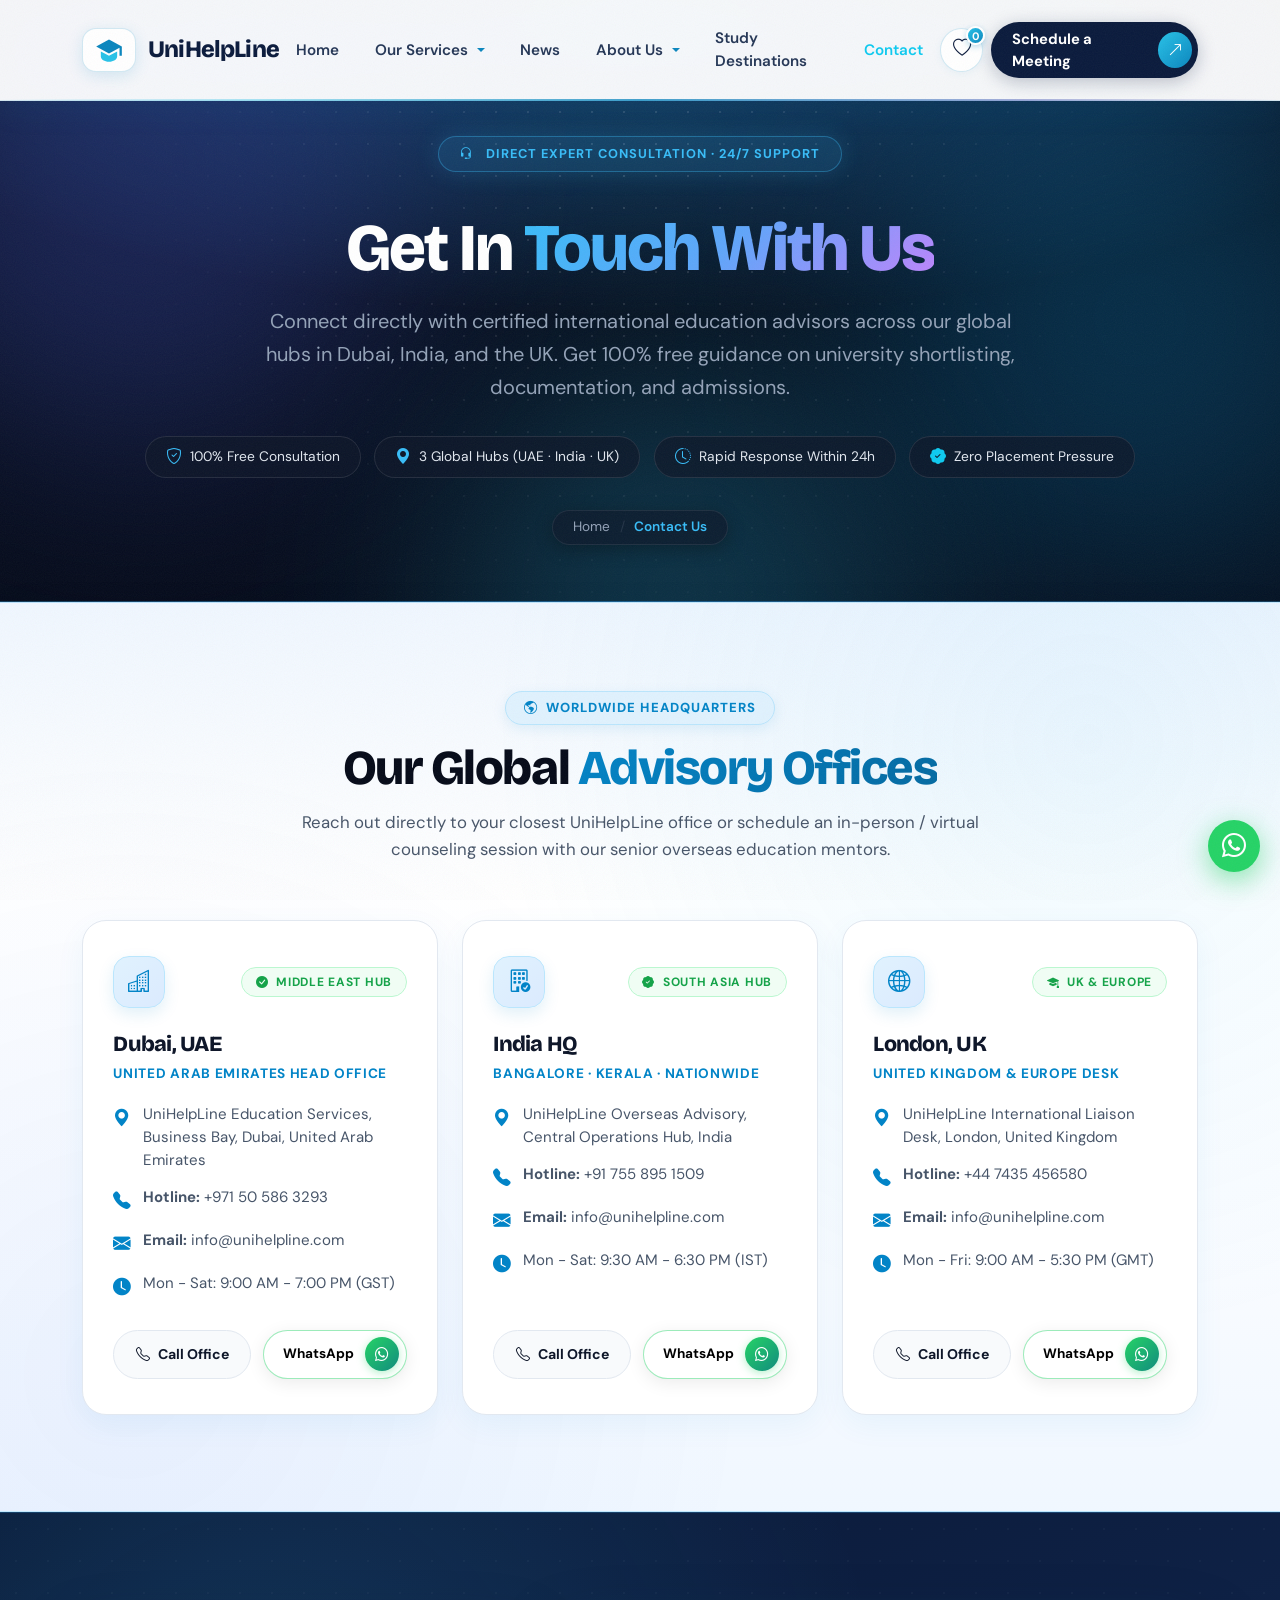
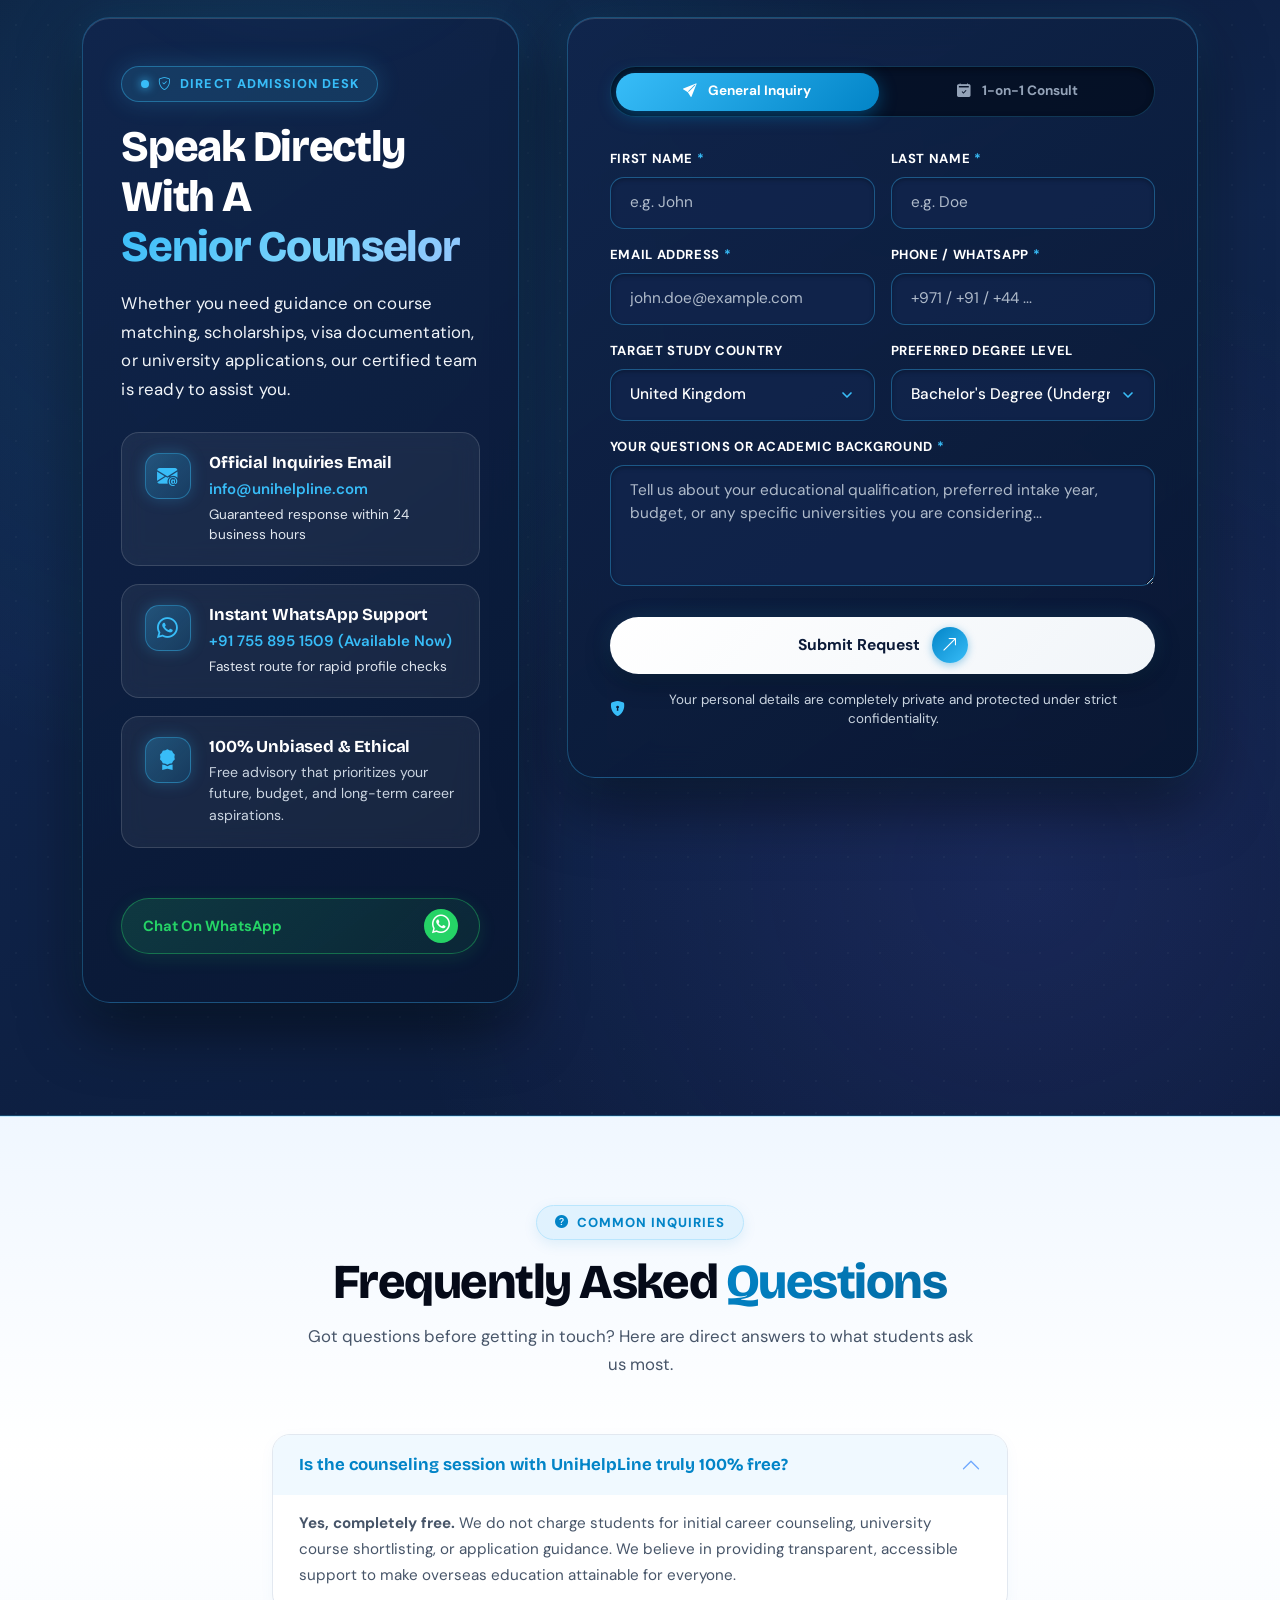
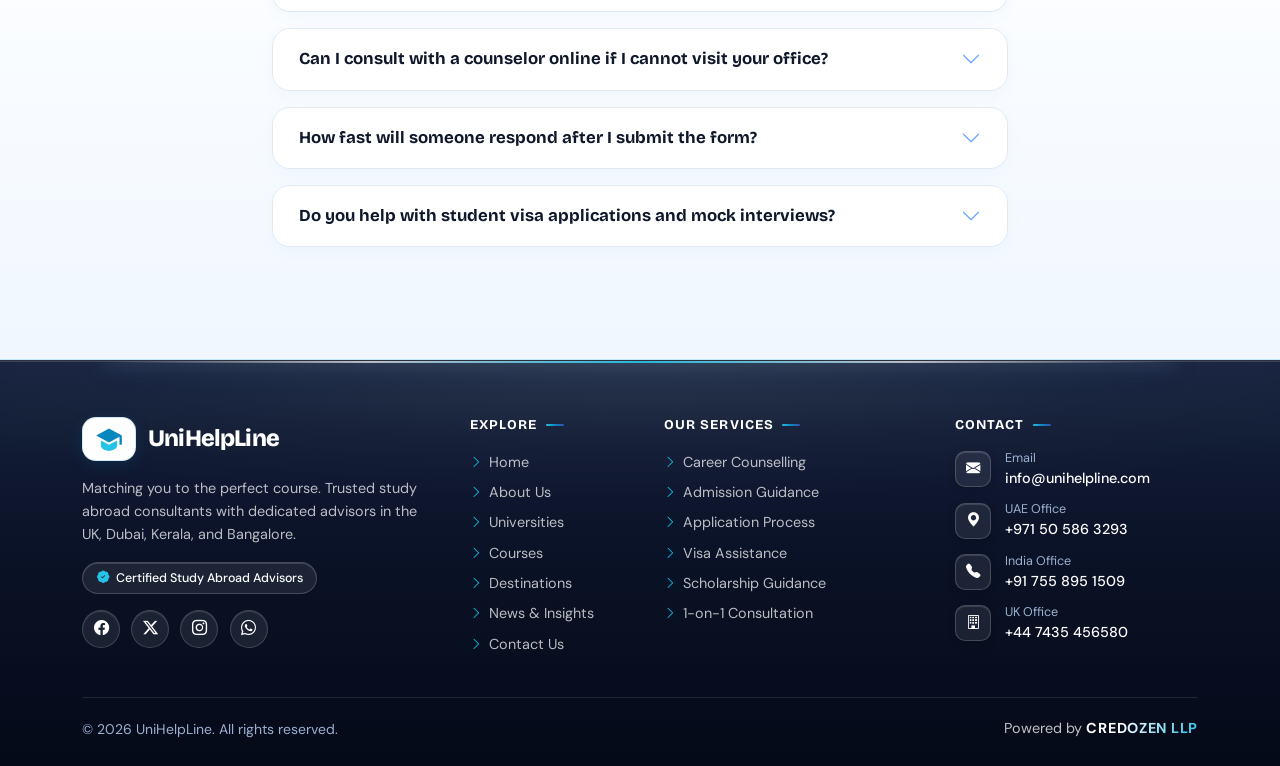
<file: contact.html>
<!DOCTYPE html>
<html lang="en" class="js" data-bs-theme="dark">

<head>
    <meta charset="UTF-8">
    <meta name="viewport" content="width=device-width, initial-scale=1">
    <title>Contact Us | UNIHELPLINE Overseas Education Consultants</title>
    <meta name="description"
        content="Contact UniHelpLine overseas education consultants. Connect with certified counselors in Dubai (UAE), India, and the UK for 100% free study abroad consultation.">
    <link rel="icon"
        href="[data-uri]">
    <link rel="preconnect" href="https://fonts.googleapis.com">
    <link
        href="https://fonts.googleapis.com/css2?family=Bricolage+Grotesque:opsz,wght@12..96,400;12..96,600;12..96,700;12..96,800&family=DM+Sans:wght@400;500;600;700&display=swap"
        rel="stylesheet">
    <link href="https://cdn.jsdelivr.net/npm/bootstrap@5.3.3/dist/css/bootstrap.min.css" rel="stylesheet">
    <link href="https://cdn.jsdelivr.net/npm/bootstrap-icons@1.11.3/font/bootstrap-icons.min.css" rel="stylesheet">
    <link rel="stylesheet" href="style.css">

    <style>
        html {
            scroll-behavior: smooth;
            scroll-padding-top: 100px;
        }

        body {
            overflow-x: hidden;
            background: #17325c;
            color: #e2e8f0;
            font-family: 'DM Sans', sans-serif;
        }

        /* Ambient Glow & Grid System */
        .ambient-glow-wrap {
            position: absolute;
            inset: 0;
            pointer-events: none;
            overflow: hidden;
            z-index: 0;
        }

        .glow-orb-1 {
            position: absolute;
            top: -100px;
            left: 20%;
            width: 700px;
            height: 700px;
            background: radial-gradient(circle, rgba(39, 194, 232, 0.16) 0%, rgba(10, 134, 190, 0.04) 50%, transparent 70%);
            filter: blur(90px);
        }

        .glow-orb-2 {
            position: absolute;
            top: 45%;
            right: -100px;
            width: 650px;
            height: 650px;
            background: radial-gradient(circle, rgba(99, 102, 241, 0.14) 0%, rgba(58, 75, 176, 0.04) 50%, transparent 70%);
            filter: blur(95px);
        }

        /* Banner Hero */
        .contact-banner-hero {
            padding: 8.5rem 0 3.5rem;
            position: relative;
            background: radial-gradient(ellipse 90% 70% at 50% 0%, rgba(14, 165, 233, 0.2) 0%, rgba(5, 10, 24, 0.98) 75%);
            border-bottom: 1px solid rgba(56, 189, 248, 0.2);
            overflow: hidden;
        }

        .banner-top-pill {
            display: inline-flex;
            align-items: center;
            gap: 0.5rem;
            padding: 0.45rem 1.25rem;
            border-radius: 50px;
            font-size: 0.8rem;
            font-weight: 700;
            letter-spacing: 0.08em;
            text-transform: uppercase;
            background: rgba(56, 189, 248, 0.12);
            border: 1px solid rgba(56, 189, 248, 0.35);
            color: #38bdf8;
            box-shadow: 0 0 25px rgba(56, 189, 248, 0.18);
            margin-bottom: 1.25rem;
        }

        .contact-hero-title {
            font-family: 'Bricolage Grotesque', sans-serif;
            font-size: clamp(2.6rem, 5.2vw, 4.4rem);
            font-weight: 800;
            letter-spacing: -0.03em;
            line-height: 1.1;
            color: #ffffff;
            margin-bottom: 1.25rem;
        }

        .contact-hero-title .gt {
            background: linear-gradient(135deg, #38bdf8 0%, #60a5fa 50%, #c084fc 100%);
            -webkit-background-clip: text;
            -webkit-text-fill-color: transparent;
        }

        .contact-hero-lead {
            font-size: clamp(1.05rem, 1.8vw, 1.25rem);
            color: #94a3b8;
            max-width: 760px;
            margin: 0 auto 2rem;
            line-height: 1.65;
        }

        /* Stat Pills Bar */
        .service-stats-pills {
            display: flex;
            flex-wrap: wrap;
            justify-content: center;
            gap: 0.85rem;
            margin-bottom: 2rem;
        }

        .service-stat-item {
            background: rgba(15, 23, 42, 0.7);
            border: 1px solid rgba(255, 255, 255, 0.1);
            backdrop-filter: blur(10px);
            padding: 0.5rem 1.25rem;
            border-radius: 50px;
            font-size: 0.86rem;
            color: #e2e8f0;
            display: inline-flex;
            align-items: center;
            gap: 0.5rem;
            transition: all 0.3s ease;
        }

        .service-stat-item:hover {
            border-color: #38bdf8;
            background: rgba(56, 189, 248, 0.1);
            transform: translateY(-2px);
        }

        .service-stat-item i {
            color: #38bdf8;
            font-size: 1rem;
        }

        /* Breadcrumb Pill */
        .banner-breadcrumb-pill {
            display: inline-flex;
            align-items: center;
            gap: 0.6rem;
            background: rgba(15, 23, 42, 0.65);
            border: 1px solid rgba(255, 255, 255, 0.08);
            border-radius: 50px;
            padding: 0.4rem 1.25rem;
            font-size: 0.85rem;
        }

        .banner-breadcrumb-pill a {
            color: #94a3b8;
            text-decoration: none;
            transition: color 0.2s ease;
        }

        .banner-breadcrumb-pill a:hover {
            color: #38bdf8;
        }

        .banner-breadcrumb-pill .sep {
            color: #475569;
        }

        .banner-breadcrumb-pill .cur {
            color: #38bdf8;
            font-weight: 600;
        }

        /* ============================================================
           GLOBAL HUBS BENTO SECTION (WHITE & BRAND TINT ACCENTS)
           ============================================================ */
        .global-hubs-sec {
            position: relative;
            z-index: 2;
            padding: 5.5rem 0 6rem;
            background: radial-gradient(circle at 85% 15%, rgba(56, 189, 248, 0.08) 0%, transparent 45%),
                radial-gradient(circle at 10% 85%, rgba(37, 99, 235, 0.06) 0%, transparent 45%),
                linear-gradient(180deg, #f0f7ff 0%, #ffffff 32%, #f8fbff 75%, #f0f7ff 100%);
            color: #0f172a;
            border-top: 1px solid rgba(56, 189, 248, 0.25);
            border-bottom: 1px solid rgba(56, 189, 248, 0.25);
            box-shadow: 0 10px 40px rgba(0, 0, 0, 0.05);
        }

        .section-tag-light {
            display: inline-flex;
            align-items: center;
            gap: 0.5rem;
            font-size: 0.82rem;
            font-weight: 800;
            text-transform: uppercase;
            letter-spacing: 0.08em;
            color: #0284c7;
            background: #e0f2fe;
            border: 1.5px solid #bae6fd;
            padding: 0.4rem 1.1rem;
            border-radius: 9999px;
            margin-bottom: 0.95rem;
            box-shadow: 0 4px 14px rgba(2, 132, 199, 0.1);
        }

        .section-heading-dark {
            font-family: 'Bricolage Grotesque', sans-serif;
            font-size: clamp(2.2rem, 3.8vw, 3.2rem);
            font-weight: 800;
            color: #050a18;
            letter-spacing: -0.03em;
            line-height: 1.15;
            margin-bottom: 0.75rem;
        }

        .section-heading-dark .gt-blue {
            background: linear-gradient(135deg, #0284c7 0%, #0369a1 100%);
            -webkit-background-clip: text;
            -webkit-text-fill-color: transparent;
        }

        .section-subtitle-dark {
            color: #475569;
            font-size: 1.05rem;
            max-width: 680px;
            margin: 0 auto 3.5rem;
            line-height: 1.65;
        }

        /* Hub Cards Grid */
        .hub-card {
            background: #ffffff;
            border: 1.5px solid #e2e8f0;
            border-radius: 24px;
            padding: 2.2rem 1.9rem;
            height: 100%;
            display: flex;
            flex-direction: column;
            justify-content: space-between;
            position: relative;
            box-shadow: 0 10px 30px rgba(2, 132, 199, 0.06);
            transition: all 0.32s cubic-bezier(0.16, 1, 0.3, 1);
            overflow: hidden;
        }

        .hub-card::before {
            content: '';
            position: absolute;
            top: 0;
            left: 0;
            right: 0;
            height: 4px;
            background: linear-gradient(90deg, #0284c7, #38bdf8);
            opacity: 0;
            transition: opacity 0.3s ease;
        }

        .hub-card:hover {
            transform: translateY(-6px);
            border-color: #38bdf8;
            box-shadow: 0 20px 45px rgba(2, 132, 199, 0.16);
        }

        .hub-card:hover::before {
            opacity: 1;
        }

        .hub-header {
            display: flex;
            align-items: center;
            justify-content: space-between;
            margin-bottom: 1.4rem;
        }

        .hub-icon-orb {
            width: 52px;
            height: 52px;
            border-radius: 16px;
            background: linear-gradient(135deg, #e0f2fe 0%, #dbeafe 100%);
            border: 1.5px solid #bae6fd;
            display: flex;
            align-items: center;
            justify-content: center;
            color: #0284c7;
            font-size: 1.4rem;
            box-shadow: 0 6px 16px rgba(2, 132, 199, 0.12);
        }

        .hub-badge {
            font-size: 0.75rem;
            font-weight: 700;
            letter-spacing: 0.06em;
            text-transform: uppercase;
            padding: 0.3rem 0.85rem;
            border-radius: 50px;
            background: #f0fdf4;
            color: #16a34a;
            border: 1px solid #bbf7d0;
        }

        .hub-title {
            font-family: 'Bricolage Grotesque', sans-serif;
            font-size: 1.35rem;
            font-weight: 800;
            color: #0f172a;
            margin-bottom: 0.4rem;
            line-height: 1.25;
        }

        .hub-region {
            font-size: 0.85rem;
            color: #0284c7;
            font-weight: 700;
            margin-bottom: 1.15rem;
            text-transform: uppercase;
            letter-spacing: 0.05em;
        }

        .hub-details-list {
            list-style: none;
            padding: 0;
            margin: 0 0 1.8rem 0;
        }

        .hub-details-list li {
            display: flex;
            align-items: flex-start;
            gap: 0.75rem;
            color: #475569;
            font-size: 0.94rem;
            margin-bottom: 0.85rem;
            line-height: 1.55;
        }

        .hub-details-list li i {
            color: #0284c7;
            font-size: 1.1rem;
            margin-top: 2px;
            flex-shrink: 0;
        }

        .hub-actions {
            display: flex;
            flex-wrap: wrap;
            gap: 0.75rem;
            margin-top: auto;
        }

        .btn-hub-call {
            flex: 1;
            display: inline-flex;
            align-items: center;
            justify-content: center;
            gap: 0.5rem;
            background: #f8fafc;
            border: 1.5px solid #e2e8f0;
            color: #0f172a;
            font-weight: 700;
            font-size: 0.88rem;
            padding: 0.65rem 1rem;
            border-radius: 50px;
            text-decoration: none;
            transition: all 0.25s ease;
        }

        .btn-hub-call:hover {
            background: #0284c7;
            border-color: #0284c7;
            color: #ffffff;
            transform: translateY(-2px);
        }

        /* ============================================================
           INTERACTIVE CONTACT & CONSULTATION CENTER (DARK LUXURY ZONE)
           ============================================================ */
        .contact-form-section {
            position: relative;
            z-index: 2;
            padding: 6.5rem 0 7rem;
            background: radial-gradient(circle at 20% 20%, rgba(56, 189, 248, 0.16) 0%, transparent 45%),
                        radial-gradient(circle at 80% 80%, rgba(99, 102, 241, 0.14) 0%, transparent 45%),
                        linear-gradient(160deg, #0a1835 0%, #10254c 45%, #0b1a38 100%);
            border-top: 1px solid rgba(56, 189, 248, 0.22);
            border-bottom: 1px solid rgba(56, 189, 248, 0.22);
            overflow: hidden;
        }

        .contact-form-section::before {
            content: '';
            position: absolute;
            inset: 0;
            background-image: radial-gradient(rgba(255, 255, 255, 0.05) 1px, transparent 1px);
            background-size: 32px 32px;
            pointer-events: none;
            opacity: 0.6;
        }

        /* Override any muted Bootstrap text inside this dark zone to be bright and crystal clear */
        .contact-form-section .text-secondary {
            color: #cbd5e1 !important;
        }

        /* Left Info Column */
        .contact-trust-card {
            background: linear-gradient(145deg, rgba(16, 37, 76, 0.92) 0%, rgba(9, 23, 50, 0.96) 100%);
            border: 1.5px solid rgba(56, 189, 248, 0.3);
            border-radius: 28px;
            padding: 3rem 2.4rem;
            box-shadow: 0 25px 60px rgba(0, 0, 0, 0.5), inset 0 1px 0 rgba(255, 255, 255, 0.15), 0 0 35px rgba(56, 189, 248, 0.1);
            position: relative;
            overflow: hidden;
            height: 100%;
            display: flex;
            flex-direction: column;
            justify-content: space-between;
            backdrop-filter: blur(16px);
            -webkit-backdrop-filter: blur(16px);
        }

        .contact-trust-card::before {
            content: '';
            position: absolute;
            top: -25%;
            left: 50%;
            transform: translateX(-50%);
            width: 380px;
            height: 200px;
            background: radial-gradient(circle, rgba(56, 189, 248, 0.25) 0%, transparent 70%);
            filter: blur(55px);
            pointer-events: none;
        }

        /* Direct Admission Desk Glowing Badge */
        .contact-desk-badge {
            display: inline-flex;
            align-items: center;
            gap: 0.55rem;
            padding: 0.45rem 1.15rem;
            border-radius: 50px;
            background: rgba(56, 189, 248, 0.14);
            border: 1px solid rgba(56, 189, 248, 0.4);
            color: #38bdf8;
            font-size: 0.8rem;
            font-weight: 800;
            letter-spacing: 0.08em;
            text-transform: uppercase;
            box-shadow: 0 0 25px rgba(56, 189, 248, 0.2);
            margin-bottom: 1.25rem;
            width: fit-content;
        }

        .contact-desk-badge .pulse-dot {
            width: 8px;
            height: 8px;
            border-radius: 50%;
            background: #38bdf8;
            box-shadow: 0 0 10px #38bdf8;
            animation: pulse-dot-anim 2s infinite ease-in-out;
        }

        @keyframes pulse-dot-anim {
            0%, 100% { transform: scale(1); opacity: 1; box-shadow: 0 0 8px #38bdf8; }
            50% { transform: scale(1.35); opacity: 0.6; box-shadow: 0 0 16px #38bdf8; }
        }

        .contact-counselor-title {
            font-family: 'Bricolage Grotesque', sans-serif;
            font-size: clamp(2.2rem, 3.4vw, 2.9rem);
            font-weight: 800;
            line-height: 1.15;
            color: #ffffff;
            letter-spacing: -0.03em;
            margin-bottom: 1.1rem;
        }

        .gt-counselor {
            background: linear-gradient(135deg, #38bdf8 0%, #7dd3fc 60%, #93c5fd 100%);
            -webkit-background-clip: text;
            -webkit-text-fill-color: transparent;
            display: inline-block;
        }

        .contact-counselor-lead {
            color: #f1f5f9 !important;
            font-size: 1.05rem;
            line-height: 1.7;
            font-weight: 400;
            margin-bottom: 1.8rem;
            letter-spacing: 0.01em;
        }

        /* Info Pills */
        .info-pill-item {
            background: rgba(255, 255, 255, 0.06);
            border: 1px solid rgba(255, 255, 255, 0.14);
            border-radius: 18px;
            padding: 1.25rem 1.4rem;
            margin-bottom: 1.1rem;
            display: flex;
            align-items: flex-start;
            gap: 1.15rem;
            transition: all 0.3s cubic-bezier(0.16, 0.84, 0.24, 1);
            backdrop-filter: blur(10px);
        }

        .info-pill-item:hover {
            border-color: #38bdf8;
            background: rgba(56, 189, 248, 0.14);
            transform: translateY(-2px) translateX(3px);
            box-shadow: 0 10px 25px rgba(0, 0, 0, 0.3), 0 0 20px rgba(56, 189, 248, 0.15);
        }

        .info-icon-box {
            width: 46px;
            height: 46px;
            border-radius: 14px;
            background: linear-gradient(135deg, rgba(56, 189, 248, 0.28) 0%, rgba(14, 165, 233, 0.15) 100%);
            border: 1px solid rgba(56, 189, 248, 0.4);
            display: flex;
            align-items: center;
            justify-content: center;
            color: #38bdf8;
            font-size: 1.3rem;
            flex-shrink: 0;
            box-shadow: 0 0 15px rgba(56, 189, 248, 0.25);
            transition: transform 0.3s ease;
        }

        .info-pill-item:hover .info-icon-box {
            transform: scale(1.08);
            background: linear-gradient(135deg, rgba(56, 189, 248, 0.4) 0%, rgba(14, 165, 233, 0.25) 100%);
            color: #ffffff;
            box-shadow: 0 0 20px rgba(56, 189, 248, 0.45);
        }

        .info-pill-item h6 {
            color: #ffffff;
            font-size: 1.05rem;
            font-weight: 700;
            margin-bottom: 0.3rem;
            letter-spacing: -0.01em;
        }

        .info-pill-item p {
            color: #ffffff;
            font-size: 0.94rem;
            margin-bottom: 0.2rem;
            line-height: 1.5;
        }

        .info-pill-item a {
            color: #38bdf8;
            font-weight: 600;
            text-decoration: none;
            transition: all 0.2s ease;
            display: inline-block;
        }

        .info-pill-item a:hover {
            color: #7dd3fc;
            text-decoration: underline;
            text-shadow: 0 0 10px rgba(56, 189, 248, 0.5);
        }

        .info-pill-subtext {
            color: #e2e8f0 !important;
            font-size: 0.85rem;
            font-weight: 400;
            display: block;
            margin-top: 0.25rem;
            line-height: 1.5;
        }

        /* WhatsApp Action Button */
        .btn-wa-counselor {
            background: linear-gradient(135deg, rgba(37, 211, 102, 0.16) 0%, rgba(37, 211, 102, 0.08) 100%);
            border: 1.5px solid rgba(37, 211, 102, 0.4);
            color: #25d366 !important;
            font-weight: 700;
            font-size: 0.92rem;
            padding: 0.65rem 1.3rem;
            border-radius: 50px;
            display: inline-flex;
            align-items: center;
            justify-content: space-between;
            width: 100%;
            text-decoration: none;
            transition: all 0.3s cubic-bezier(0.16, 0.84, 0.24, 1);
            box-shadow: 0 4px 18px rgba(37, 211, 102, 0.12);
        }

        .btn-wa-counselor:hover {
            background: #25d366;
            color: #ffffff !important;
            border-color: #25d366;
            transform: translateY(-2px);
            box-shadow: 0 8px 25px rgba(37, 211, 102, 0.4);
        }

        .btn-wa-counselor .wa-icon-orb {
            width: 34px;
            height: 34px;
            border-radius: 50%;
            background: #25d366;
            color: #ffffff;
            display: flex;
            align-items: center;
            justify-content: center;
            font-size: 1.15rem;
            transition: all 0.25s ease;
        }

        .btn-wa-counselor:hover .wa-icon-orb {
            background: #ffffff;
            color: #25d366;
            transform: scale(1.08);
        }

        /* Right Form Container */
        .contact-form-glass {
            background: linear-gradient(145deg, rgba(16, 37, 76, 0.92) 0%, rgba(9, 23, 50, 0.96) 100%);
            border: 1.5px solid rgba(56, 189, 248, 0.32);
            border-radius: 28px;
            padding: 3rem 2.6rem;
            box-shadow: 0 25px 65px rgba(0, 0, 0, 0.5), inset 0 1px 0 rgba(255, 255, 255, 0.15), 0 0 40px rgba(56, 189, 248, 0.12);
            position: relative;
            backdrop-filter: blur(16px);
            -webkit-backdrop-filter: blur(16px);
        }

        .form-nav-tabs {
            display: flex;
            gap: 0.5rem;
            background: rgba(4, 12, 28, 0.7);
            padding: 0.35rem;
            border-radius: 50px;
            border: 1px solid rgba(56, 189, 248, 0.22);
            margin-bottom: 2rem;
            box-shadow: inset 0 2px 6px rgba(0, 0, 0, 0.4);
        }

        .form-tab-btn {
            flex: 1;
            padding: 0.55rem 1rem;
            border-radius: 50px;
            border: none;
            background: transparent;
            color: #94a3b8;
            font-weight: 700;
            font-size: 0.85rem;
            cursor: pointer;
            transition: all 0.25s ease;
            text-align: center;
            white-space: nowrap;
            display: inline-flex;
            align-items: center;
            justify-content: center;
            gap: 0.45rem;
        }

        .form-tab-btn:hover:not(.active) {
            color: #ffffff;
            background: rgba(255, 255, 255, 0.06);
        }

        .form-tab-btn.active {
            background: linear-gradient(135deg, #38bdf8 0%, #0284c7 100%);
            color: #ffffff;
            box-shadow: 0 4px 18px rgba(2, 132, 199, 0.45);
        }

        @media (max-width: 576px) {
            .form-nav-tabs {
                gap: 0.3rem;
                padding: 0.25rem;
                margin-bottom: 1.5rem;
            }

            .form-tab-btn {
                padding: 0.45rem 0.5rem;
                font-size: 0.76rem;
                font-weight: 700;
                white-space: nowrap;
            }

            .form-tab-btn i {
                font-size: 0.78rem;
                margin-right: 0.15rem !important;
            }
        }

        .contact-input-label {
            font-size: 0.82rem;
            font-weight: 700;
            color: #ffffff;
            margin-bottom: 0.5rem;
            text-transform: uppercase;
            letter-spacing: 0.05em;
            display: flex;
            align-items: center;
        }

        .contact-input-label .req {
            color: #38bdf8;
            font-weight: 800;
            margin-left: 0.25rem;
        }

        /* Form Controls - Crystal Clear Visibility */
        .form-control-uhl {
            background: rgba(18, 38, 78, 0.75) !important;
            border: 1.5px solid rgba(56, 189, 248, 0.35) !important;
            color: #ffffff !important;
            border-radius: 14px;
            padding: 0.85rem 1.2rem;
            font-size: 0.96rem;
            font-weight: 500;
            transition: all 0.25s cubic-bezier(0.16, 0.84, 0.24, 1);
            width: 100%;
            box-shadow: inset 0 2px 4px rgba(0, 0, 0, 0.25);
        }

        .form-control-uhl:hover {
            background: rgba(22, 46, 94, 0.88) !important;
            border-color: rgba(56, 189, 248, 0.6) !important;
        }

        .form-control-uhl:focus {
            background: rgba(24, 52, 106, 0.98) !important;
            border-color: #38bdf8 !important;
            color: #ffffff !important;
            outline: none;
            box-shadow: 0 0 0 4px rgba(56, 189, 248, 0.25), 0 8px 25px rgba(0, 0, 0, 0.35) !important;
        }

        /* Crisp, 100% Readable Placeholders */
        .form-control-uhl::placeholder {
            color: #cbd5e1 !important;
            opacity: 0.85 !important;
            font-weight: 400;
        }
        .form-control-uhl::-webkit-input-placeholder {
            color: #cbd5e1 !important;
            opacity: 0.85 !important;
            font-weight: 400;
        }
        .form-control-uhl::-moz-placeholder {
            color: #cbd5e1 !important;
            opacity: 0.85 !important;
            font-weight: 400;
        }
        .form-control-uhl:-ms-input-placeholder {
            color: #cbd5e1 !important;
            opacity: 0.85 !important;
            font-weight: 400;
        }

        /* Custom Modern Select Dropdown */
        select.form-control-uhl {
            appearance: none;
            -webkit-appearance: none;
            -moz-appearance: none;
            background-image: url("data:image/svg+xml,%3Csvg xmlns='http://www.w3.org/2000/svg' width='18' height='18' viewBox='0 0 24 24' fill='none' stroke='%2338bdf8' stroke-width='2.5' stroke-linecap='round' stroke-linejoin='round'%3E%3Cpolyline points='6 9 12 15 18 9'%3E%3C/polyline%3E%3C/svg%3E") !important;
            background-repeat: no-repeat !important;
            background-position: right 1.15rem center !important;
            background-size: 16px !important;
            padding-right: 2.8rem !important;
            cursor: pointer;
        }

        select.form-control-uhl option {
            background-color: #0b1a38;
            color: #ffffff;
            padding: 12px 14px;
            font-size: 0.95rem;
        }

        /* Custom Date Picker */
        input[type="date"].form-control-uhl::-webkit-calendar-picker-indicator {
            filter: invert(1) brightness(1.5) sepia(100%) hue-rotate(160deg);
            cursor: pointer;
        }

        /* Enhanced Submit Button */
        .btn-submit-counselor {
            background: linear-gradient(135deg, #ffffff 0%, #f1f5f9 100%);
            color: #0b1a38 !important;
            font-family: 'DM Sans', sans-serif;
            font-size: 0.98rem;
            font-weight: 700;
            border-radius: 50px;
            border: none;
            padding: 0.65rem 1.8rem;
            display: inline-flex;
            align-items: center;
            justify-content: center;
            gap: 0.75rem;
            box-shadow: 0 8px 25px rgba(0, 0, 0, 0.35), 0 0 20px rgba(56, 189, 248, 0.15);
            transition: all 0.3s cubic-bezier(0.16, 0.84, 0.24, 1);
            cursor: pointer;
            width: 100%;
        }

        .btn-submit-counselor .submit-icon-orb {
            width: 36px;
            height: 36px;
            border-radius: 50%;
            background: linear-gradient(135deg, #0284c7 0%, #38bdf8 100%);
            color: #ffffff;
            display: flex;
            align-items: center;
            justify-content: center;
            font-size: 1.05rem;
            transition: transform 0.3s ease;
            flex-shrink: 0;
            box-shadow: 0 2px 8px rgba(2, 132, 199, 0.4);
        }

        .btn-submit-counselor:hover {
            background: #ffffff;
            transform: translateY(-2px);
            box-shadow: 0 12px 35px rgba(0, 0, 0, 0.45), 0 0 30px rgba(56, 189, 248, 0.35);
        }

        .btn-submit-counselor:hover .submit-icon-orb {
            transform: translate(2px, -2px);
        }

        /* Privacy Assurance Note */
        .contact-privacy-note {
            font-size: 0.84rem;
            color: #cbd5e1 !important;
            display: flex;
            align-items: center;
            justify-content: center;
            gap: 0.4rem;
            line-height: 1.45;
        }

        .contact-privacy-note i {
            color: #38bdf8;
            font-size: 0.95rem;
        }

        /* FAQ Accordion in Light Theme Section */
        .faq-light-sec {
            position: relative;
            z-index: 2;
            padding: 5.5rem 0 6rem;
            background: linear-gradient(180deg, #f0f7ff 0%, #ffffff 40%, #f0f7ff 100%);
            color: #0f172a;
            border-top: 1px solid rgba(56, 189, 248, 0.25);
            border-bottom: 1px solid rgba(56, 189, 248, 0.25);
        }

        .uhl-accordion .accordion-item {
            background: #ffffff;
            border: 1.5px solid #e2e8f0;
            border-radius: 18px !important;
            margin-bottom: 1rem;
            overflow: hidden;
            box-shadow: 0 4px 15px rgba(2, 132, 199, 0.04);
            transition: all 0.28s ease;
        }

        .uhl-accordion .accordion-item:hover {
            border-color: #38bdf8;
            box-shadow: 0 8px 25px rgba(2, 132, 199, 0.1);
        }

        .uhl-accordion .accordion-button {
            background: #ffffff;
            color: #0f172a;
            font-family: 'Bricolage Grotesque', sans-serif;
            font-weight: 700;
            font-size: 1.05rem;
            padding: 1.25rem 1.6rem;
            box-shadow: none;
        }

        .uhl-accordion .accordion-button:not(.collapsed) {
            background: #f0f9ff;
            color: #0284c7;
        }

        .uhl-accordion .accordion-body {
            padding: 1rem 1.6rem 1.4rem;
            color: #475569;
            font-size: 0.95rem;
            line-height: 1.7;
        }

        @media (max-width: 991px) {
            .contact-banner-hero {
                padding: 7.5rem 0 3rem;
            }

            .contact-form-glass {
                padding: 2.2rem 1.6rem;
            }

            .contact-trust-card {
                padding: 2.2rem 1.6rem;
                margin-bottom: 2rem;
            }
        }

        /* Ensure all content on contact page is immediately 100% visible */
        .contact-page .rv,
        .js .contact-page .rv,
        .rv {
            opacity: 1 !important;
            transform: none !important;
            visibility: visible !important;
        }
    </style>
    <link rel="stylesheet" href="mobile.css">
</head>

<body class="contact-page">
    <div id="prog"></div>

    <!-- Ambient Glowing Orbs -->
    <div class="ambient-glow-wrap">
        <div class="glow-orb-1"></div>
        <div class="glow-orb-2"></div>
    </div>

    <!-- Navigation Bar -->
    <nav class="npill navbar navbar-expand-lg">
        <div class="container d-flex align-items-center justify-content-between">
            <a class="brand" href="index.html#home"><span class="lg"><svg width="28" height="28" viewBox="0 0 24 24"
                        fill="none" xmlns="http://www.w3.org/2000/svg">
                        <path d="M12 3L1 9L12 15L21 10.09V17H23V9L12 3Z" fill="#0A86BE" />
                        <path d="M5 13.18V17.5C5 19.98 8.13 22 12 22C15.87 22 19 19.98 19 17.5V13.18L12 17L5 13.18Z"
                            fill="#27C2E8" />
                    </svg></span>UniHelpLine</a>
            <button class="navbar-toggler ms-auto" data-bs-toggle="collapse" data-bs-target="#nv" aria-label="Menu"><i
                    class="bi bi-list fs-2"></i></button>
            <div class="collapse navbar-collapse" id="nv">
                <ul class="navbar-nav mx-auto align-items-lg-center">
                    <li class="nav-item"><a class="nav-link" href="index.html#home">Home</a></li>
                    <li class="nav-item dropdown"><a class="nav-link dropdown-toggle" href="#"
                            data-bs-toggle="dropdown">Our Services</a>
                        <ul class="dropdown-menu">
                            <li><a class="dropdown-item" href="career-counselling.html">Career Counselling</a></li>
                            <li><a class="dropdown-item" href="admission-guidance.html">Admission Guidance</a></li>
                            <li><a class="dropdown-item" href="application-process.html">Application Process</a></li>
                            <li><a class="dropdown-item" href="visa-assistance.html">Visa Assistance</a></li>
                        </ul>
                    </li>
                    <li class="nav-item"><a class="nav-link" href="news.html">News</a></li>
                    <li class="nav-item dropdown"><a class="nav-link dropdown-toggle" href="#"
                            data-bs-toggle="dropdown">About Us</a>
                        <ul class="dropdown-menu">
                            <li><a class="dropdown-item" href="about.html">UniHelpLine</a></li>
                        </ul>
                    </li>
                    <li class="nav-item"><a class="nav-link" href="destinations.html">Study Destinations</a></li>
                    <li class="nav-item"><a class="nav-link active text-info" href="contact.html">Contact</a></li>
                </ul>
                <div class="d-flex align-items-center gap-2 nav-actions">
                    <button class="wish" data-bs-toggle="offcanvas" data-bs-target="#wl" aria-label="Wishlist"><i
                            class="bi bi-heart"></i><span id="wc">0</span></button>
                    <a class="btn-x" href="#contact-form" style="padding:.35rem .35rem .35rem 1.3rem">Schedule a
                        Meeting<i style="width:36px;height:36px" class="bi bi-arrow-up-right"></i></a>
                </div>
            </div>
        </div>
    </nav>

    <!-- Banner Hero -->
    <header class="banner-hero contact-banner-hero" id="banner-hero">
        <div class="mesh"><i></i><i></i><i></i></div>
        <div class="dots"></div>
        <div class="container position-relative text-center">
            <!-- Top Tag Pill -->
            <div class="banner-badge-wrap rv" data-rv="up">
                <span class="banner-top-pill"><i class="bi bi-headset me-1"></i> DIRECT EXPERT CONSULTATION · 24/7
                    SUPPORT</span>
            </div>

            <!-- Big Title -->
            <h1 class="contact-hero-title rv" data-rv="up">
                Get In <span class="gt">Touch With Us</span>
            </h1>

            <!-- Subtitle -->
            <p class="contact-hero-lead rv" data-rv="up">
                Connect directly with certified international education advisors across our global hubs in Dubai, India,
                and the UK. Get 100% free guidance on university shortlisting, documentation, and admissions.
            </p>

            <!-- Stat Bar -->
            <div class="service-stats-pills rv" data-rv="up">
                <span class="service-stat-item"><i class="bi bi-shield-check"></i> 100% Free Consultation</span>
                <span class="service-stat-item"><i class="bi bi-geo-alt-fill"></i> 3 Global Hubs (UAE · India ·
                    UK)</span>
                <span class="service-stat-item"><i class="bi bi-clock-history"></i> Rapid Response Within 24h</span>
                <span class="service-stat-item"><i class="bi bi-patch-check-fill text-info"></i> Zero Placement
                    Pressure</span>
            </div>

            <!-- Breadcrumb Pill -->
            <div class="banner-breadcrumb-wrap rv" data-rv="up">
                <div class="banner-breadcrumb-pill">
                    <a href="index.html#home">Home</a>
                    <span class="sep">/</span>
                    <span class="cur">Contact Us</span>
                </div>
            </div>
        </div>
    </header>

    <!-- Global Hubs Bento Section (White & Website Theme Shade BG) -->
    <section class="global-hubs-sec">
        <div class="container">
            <div class="text-center rv" data-rv="up">
                <span class="section-tag-light">
                    <i class="bi bi-globe-americas"></i> Worldwide Headquarters
                </span>
                <h2 class="section-heading-dark">
                    Our Global <span class="gt-blue">Advisory Offices</span>
                </h2>
                <p class="section-subtitle-dark">
                    Reach out directly to your closest UniHelpLine office or schedule an in-person / virtual counseling
                    session with our senior overseas education mentors.
                </p>
            </div>

            <div class="row g-4 justify-content-center">

                <!-- Card 1: UAE Head Office -->
                <div class="col-lg-4 col-md-6 rv" data-rv="up" style="--d: 0.1s">
                    <div class="hub-card">
                        <div>
                            <div class="hub-header">
                                <div class="hub-icon-orb">
                                    <i class="bi bi-buildings"></i>
                                </div>
                                <span class="hub-badge"><i class="bi bi-check-circle-fill me-1"></i> Middle East
                                    Hub</span>
                            </div>
                            <h3 class="hub-title">Dubai, UAE</h3>
                            <div class="hub-region">United Arab Emirates Head Office</div>

                            <ul class="hub-details-list">
                                <li>
                                    <i class="bi bi-geo-alt-fill"></i>
                                    <span>UniHelpLine Education Services, Business Bay, Dubai, United Arab
                                        Emirates</span>
                                </li>
                                <li>
                                    <i class="bi bi-telephone-fill"></i>
                                    <span><strong>Hotline:</strong> +971 50 586 3293</span>
                                </li>
                                <li>
                                    <i class="bi bi-envelope-fill"></i>
                                    <span><strong>Email:</strong> info@unihelpline.com</span>
                                </li>
                                <li>
                                    <i class="bi bi-clock-fill"></i>
                                    <span>Mon - Sat: 9:00 AM - 7:00 PM (GST)</span>
                                </li>
                            </ul>
                        </div>

                        <div class="hub-actions">
                            <a href="tel:+971505863293" class="btn-hub-call">
                                <i class="bi bi-telephone"></i> Call Office
                            </a>
                            <a href="https://wa.me/+971505863293" target="_blank" rel="noopener" class="btn-x btn-wa"
                                style="padding: 0.4rem 0.4rem 0.4rem 1.2rem; font-size: 0.85rem;">
                                WhatsApp <i class="bi bi-whatsapp" style="width:34px;height:34px;"></i>
                            </a>
                        </div>
                    </div>
                </div>

                <!-- Card 2: India Regional Operations -->
                <div class="col-lg-4 col-md-6 rv" data-rv="up" style="--d: 0.2s">
                    <div class="hub-card">
                        <div>
                            <div class="hub-header">
                                <div class="hub-icon-orb">
                                    <i class="bi bi-building-check"></i>
                                </div>
                                <span class="hub-badge"><i class="bi bi-patch-check-fill me-1"></i> South Asia
                                    Hub</span>
                            </div>
                            <h3 class="hub-title">India HQ</h3>
                            <div class="hub-region">Bangalore · Kerala · Nationwide</div>

                            <ul class="hub-details-list">
                                <li>
                                    <i class="bi bi-geo-alt-fill"></i>
                                    <span>UniHelpLine Overseas Advisory, Central Operations Hub, India</span>
                                </li>
                                <li>
                                    <i class="bi bi-telephone-fill"></i>
                                    <span><strong>Hotline:</strong> +91 755 895 1509</span>
                                </li>
                                <li>
                                    <i class="bi bi-envelope-fill"></i>
                                    <span><strong>Email:</strong> info@unihelpline.com</span>
                                </li>
                                <li>
                                    <i class="bi bi-clock-fill"></i>
                                    <span>Mon - Sat: 9:30 AM - 6:30 PM (IST)</span>
                                </li>
                            </ul>
                        </div>

                        <div class="hub-actions">
                            <a href="tel:+917558951509" class="btn-hub-call">
                                <i class="bi bi-telephone"></i> Call Office
                            </a>
                            <a href="https://wa.me/+917558951509" target="_blank" rel="noopener" class="btn-x btn-wa"
                                style="padding: 0.4rem 0.4rem 0.4rem 1.2rem; font-size: 0.85rem;">
                                WhatsApp <i class="bi bi-whatsapp" style="width:34px;height:34px;"></i>
                            </a>
                        </div>
                    </div>
                </div>

                <!-- Card 3: UK Liaison Desk -->
                <div class="col-lg-4 col-md-6 rv" data-rv="up" style="--d: 0.3s">
                    <div class="hub-card">
                        <div>
                            <div class="hub-header">
                                <div class="hub-icon-orb">
                                    <i class="bi bi-globe2"></i>
                                </div>
                                <span class="hub-badge"><i class="bi bi-mortarboard-fill me-1"></i> UK &amp;
                                    Europe</span>
                            </div>
                            <h3 class="hub-title">London, UK</h3>
                            <div class="hub-region">United Kingdom &amp; Europe Desk</div>

                            <ul class="hub-details-list">
                                <li>
                                    <i class="bi bi-geo-alt-fill"></i>
                                    <span>UniHelpLine International Liaison Desk, London, United Kingdom</span>
                                </li>
                                <li>
                                    <i class="bi bi-telephone-fill"></i>
                                    <span><strong>Hotline:</strong> +44 7435 456580</span>
                                </li>
                                <li>
                                    <i class="bi bi-envelope-fill"></i>
                                    <span><strong>Email:</strong> info@unihelpline.com</span>
                                </li>
                                <li>
                                    <i class="bi bi-clock-fill"></i>
                                    <span>Mon - Fri: 9:00 AM - 5:30 PM (GMT)</span>
                                </li>
                            </ul>
                        </div>

                        <div class="hub-actions">
                            <a href="tel:+447435456580" class="btn-hub-call">
                                <i class="bi bi-telephone"></i> Call Office
                            </a>
                            <a href="https://wa.me/+447435456580" target="_blank" rel="noopener" class="btn-x btn-wa"
                                style="padding: 0.4rem 0.4rem 0.4rem 1.2rem; font-size: 0.85rem;">
                                WhatsApp <i class="bi bi-whatsapp" style="width:34px;height:34px;"></i>
                            </a>
                        </div>
                    </div>
                </div>

            </div>
        </div>
    </section>

    <!-- Interactive Contact & Consultation Center (Dark Luxury Zone) -->
    <section class="contact-form-section" id="contact-form">
        <div class="container">
            <div class="row g-5 align-items-stretch">

                <!-- Left Column: Trust Pillars & Quick Communication Channels -->
                <div class="col-lg-5 rv" data-rv="left">
                    <div class="contact-trust-card">
                        <div>
                            <div class="contact-desk-badge">
                                <span class="pulse-dot"></span>
                                <i class="bi bi-shield-check"></i> Direct Admission Desk
                            </div>

                            <h2 class="contact-counselor-title">
                                Speak Directly With A <span class="gt-counselor">Senior Counselor</span>
                            </h2>

                            <p class="contact-counselor-lead">
                                Whether you need guidance on course matching, scholarships, visa documentation, or
                                university applications, our certified team is ready to assist you.
                            </p>

                            <!-- Info Pill 1 -->
                            <div class="info-pill-item">
                                <div class="info-icon-box">
                                    <i class="bi bi-envelope-at-fill"></i>
                                </div>
                                <div>
                                    <h6>Official Inquiries Email</h6>
                                    <p><a href="mailto:info@unihelpline.com">info@unihelpline.com</a></p>
                                    <span class="info-pill-subtext">Guaranteed response within 24 business hours</span>
                                </div>
                            </div>

                            <!-- Info Pill 2 -->
                            <div class="info-pill-item">
                                <div class="info-icon-box">
                                    <i class="bi bi-whatsapp"></i>
                                </div>
                                <div>
                                    <h6>Instant WhatsApp Support</h6>
                                    <p><a href="https://wa.me/+917558951509" target="_blank" rel="noopener">+91 755 895 1509 (Available Now)</a></p>
                                    <span class="info-pill-subtext">Fastest route for rapid profile checks</span>
                                </div>
                            </div>

                            <!-- Info Pill 3 -->
                            <div class="info-pill-item">
                                <div class="info-icon-box">
                                    <i class="bi bi-award-fill"></i>
                                </div>
                                <div>
                                    <h6>100% Unbiased &amp; Ethical</h6>
                                    <p class="mb-0" style="color: #cbd5e1; font-size: 0.88rem; line-height: 1.55;">Free advisory that prioritizes your future, budget, and long-term career aspirations.</p>
                                </div>
                            </div>
                        </div>

                        <!-- Instant Action CTA -->
                        <div class="mt-4 pt-2">
                            <a href="https://wa.me/+917558951509" target="_blank" rel="noopener"
                                class="btn-wa-counselor">
                                <span>Chat On WhatsApp</span>
                                <span class="wa-icon-orb"><i class="bi bi-whatsapp"></i></span>
                            </a>
                        </div>
                    </div>
                </div>

                <!-- Right Column: Interactive Consultation & Inquiry Form -->
                <div class="col-lg-7 rv" data-rv="right">
                    <div class="contact-form-glass">

                        <!-- Toggle Tabs -->
                        <div class="form-nav-tabs">
                            <button type="button" class="form-tab-btn active" id="tab-enq-btn">
                                <i class="bi bi-send-fill me-1"></i> General Inquiry
                            </button>
                            <button type="button" class="form-tab-btn" id="tab-meet-btn">
                                <i class="bi bi-calendar2-check-fill me-1"></i> 1-on-1 Consult
                            </button>
                        </div>

                        <form id="contact-main-form" class="row g-3">
                            <div class="col-md-6">
                                <label class="contact-input-label">First Name <span class="req">*</span></label>
                                <input type="text" class="form-control-uhl" placeholder="e.g. John" required>
                            </div>
                            <div class="col-md-6">
                                <label class="contact-input-label">Last Name <span class="req">*</span></label>
                                <input type="text" class="form-control-uhl" placeholder="e.g. Doe" required>
                            </div>

                            <div class="col-md-6">
                                <label class="contact-input-label">Email Address <span class="req">*</span></label>
                                <input type="email" class="form-control-uhl" placeholder="john.doe@example.com" required>
                            </div>
                            <div class="col-md-6">
                                <label class="contact-input-label">Phone / WhatsApp <span class="req">*</span></label>
                                <input type="tel" class="form-control-uhl" placeholder="+971 / +91 / +44 ..." required>
                            </div>

                            <div class="col-md-6">
                                <label class="contact-input-label">Target Study Country</label>
                                <select class="form-control-uhl">
                                    <option value="UK">United Kingdom</option>
                                    <option value="USA">United States</option>
                                    <option value="Canada">Canada</option>
                                    <option value="Australia">Australia</option>
                                    <option value="Ireland">Ireland</option>
                                    <option value="Germany">Germany & Europe</option>
                                    <option value="UAE">United Arab Emirates</option>
                                    <option value="Undecided">Undecided / Open to Advice</option>
                                </select>
                            </div>

                            <div class="col-md-6">
                                <label class="contact-input-label">Preferred Degree Level</label>
                                <select class="form-control-uhl">
                                    <option value="Undergraduate">Bachelor's Degree (Undergraduate)</option>
                                    <option value="Postgraduate">Master's Degree (Postgraduate)</option>
                                    <option value="MBA">Global MBA / Executive</option>
                                    <option value="PhD">Doctorate / PhD</option>
                                    <option value="Diploma">Diploma / Foundation Course</option>
                                </select>
                            </div>

                            <div class="col-12" id="slot-container" style="display:none;">
                                <label class="contact-input-label">Preferred Meeting Mode & Date</label>
                                <div class="row g-2">
                                    <div class="col-md-6">
                                        <select class="form-control-uhl">
                                            <option value="video">Online Video Call (Google Meet / Zoom)</option>
                                            <option value="phone">Phone Call Consultation</option>
                                            <option value="dubai">In-Person: Dubai Office</option>
                                            <option value="india">In-Person: India Office</option>
                                        </select>
                                    </div>
                                    <div class="col-md-6">
                                        <input type="date" class="form-control-uhl">
                                    </div>
                                </div>
                            </div>

                            <div class="col-12">
                                <label class="contact-input-label">Your Questions or Academic Background <span class="req">*</span></label>
                                <textarea class="form-control-uhl" rows="4"
                                    placeholder="Tell us about your educational qualification, preferred intake year, budget, or any specific universities you are considering..."
                                    required></textarea>
                            </div>

                            <div class="col-12 pt-2">
                                <button type="submit" class="btn-submit-counselor" id="submit-btn">
                                    <span id="submit-text">Submit Request</span>
                                    <span class="submit-icon-orb"><i class="bi bi-arrow-up-right"></i></span>
                                </button>
                                <div class="contact-privacy-note text-center mt-3">
                                    <i class="bi bi-shield-lock-fill"></i>
                                    <span>Your personal details are completely private and protected under strict confidentiality.</span>
                                </div>
                            </div>
                        </form>

                        <!-- Submission Success Message -->
                        <div id="form-success-box" style="display:none;" class="text-center py-5">
                            <div class="d-inline-flex align-items-center justify-content-center bg-success text-white rounded-circle mb-3"
                                style="width:65px;height:65px;font-size:2rem;">
                                <i class="bi bi-check-lg"></i>
                            </div>
                            <h4 class="text-white mb-2">Message Sent Successfully!</h4>
                            <p class="text-secondary mb-4">Thank you for contacting UniHelpLine. One of our certified
                                study abroad counselors will get in touch with you shortly.</p>
                            <a href="https://wa.me/+917558951509" target="_blank" rel="noopener" class="btn-x btn-wa">
                                WhatsApp Us Directly <i class="bi bi-whatsapp"></i>
                            </a>
                        </div>

                    </div>
                </div>

            </div>
        </div>
    </section>

    <!-- Quick FAQ Section (Light Theme Accent) -->
    <section class="faq-light-sec">
        <div class="container">
            <div class="text-center rv" data-rv="up">
                <span class="section-tag-light">
                    <i class="bi bi-question-circle-fill"></i> Common Inquiries
                </span>
                <h2 class="section-heading-dark">
                    Frequently Asked <span class="gt-blue">Questions</span>
                </h2>
                <p class="section-subtitle-dark">
                    Got questions before getting in touch? Here are direct answers to what students ask us most.
                </p>
            </div>

            <div class="row justify-content-center">
                <div class="col-lg-8 rv" data-rv="up">
                    <div class="accordion uhl-accordion" id="contactFaq">

                        <div class="accordion-item">
                            <h2 class="accordion-header">
                                <button class="accordion-button" type="button" data-bs-toggle="collapse"
                                    data-bs-target="#faq1">
                                    Is the counseling session with UniHelpLine truly 100% free?
                                </button>
                            </h2>
                            <div id="faq1" class="accordion-collapse collapse show" data-bs-parent="#contactFaq">
                                <div class="accordion-body">
                                    <strong>Yes, completely free.</strong> We do not charge students for initial career
                                    counseling, university course shortlisting, or application guidance. We believe in
                                    providing transparent, accessible support to make overseas education attainable for
                                    everyone.
                                </div>
                            </div>
                        </div>

                        <div class="accordion-item">
                            <h2 class="accordion-header">
                                <button class="accordion-button collapsed" type="button" data-bs-toggle="collapse"
                                    data-bs-target="#faq2">
                                    Can I consult with a counselor online if I cannot visit your office?
                                </button>
                            </h2>
                            <div id="faq2" class="accordion-collapse collapse" data-bs-parent="#contactFaq">
                                <div class="accordion-body">
                                    <strong>Absolutely.</strong> Over 70% of our global students consult via video calls
                                    (Google Meet or Zoom) and WhatsApp. Our advisors share screen reviews of university
                                    portals, syllabi, fee structures, and application documents seamlessly.
                                </div>
                            </div>
                        </div>

                        <div class="accordion-item">
                            <h2 class="accordion-header">
                                <button class="accordion-button collapsed" type="button" data-bs-toggle="collapse"
                                    data-bs-target="#faq3">
                                    How fast will someone respond after I submit the form?
                                </button>
                            </h2>
                            <div id="faq3" class="accordion-collapse collapse" data-bs-parent="#contactFaq">
                                <div class="accordion-body">
                                    Inquiries sent via the website form or WhatsApp are typically answered within
                                    <strong>15 to 30 minutes</strong> during working hours, and guaranteed within 24
                                    hours on weekends.
                                </div>
                            </div>
                        </div>

                        <div class="accordion-item">
                            <h2 class="accordion-header">
                                <button class="accordion-button collapsed" type="button" data-bs-toggle="collapse"
                                    data-bs-target="#faq4">
                                    Do you help with student visa applications and mock interviews?
                                </button>
                            </h2>
                            <div id="faq4" class="accordion-collapse collapse" data-bs-parent="#contactFaq">
                                <div class="accordion-body">
                                    <strong>Yes.</strong> We provide comprehensive visa assistance, financial
                                    documentation auditing, statement of purpose reviews, and realistic 1-on-1 mock
                                    consulate interview sessions boasting a 99%+ success rate.
                                </div>
                            </div>
                        </div>

                    </div>
                </div>
            </div>
        </div>
    </section>

    <!-- Global Website Footer -->
    <footer>
        <div class="container">
            <div class="row g-4 g-lg-5">
                <!-- Col 1: Brand & Overview -->
                <div class="col-lg-4 col-md-6">
                    <a class="brand mb-3" href="index.html#home">
                        <span class="lg">
                            <svg width="28" height="28" viewBox="0 0 24 24" fill="none"
                                xmlns="http://www.w3.org/2000/svg">
                                <path d="M12 3L1 9L12 15L21 10.09V17H23V9L12 3Z" fill="#0A86BE" />
                                <path
                                    d="M5 13.18V17.5C5 19.98 8.13 22 12 22C15.87 22 19 19.98 19 17.5V13.18L12 17L5 13.18Z"
                                    fill="#27C2E8" />
                            </svg>
                        </span>
                        UniHelpLine
                    </a>
                    <p class="footer-desc mb-3">Matching you to the perfect course. Trusted study abroad consultants
                        with dedicated advisors in the UK, Dubai, Kerala, and Bangalore.</p>
                    <div class="footer-trust-badge mb-3">
                        <i class="bi bi-patch-check-fill"></i> Certified Study Abroad Advisors
                    </div>
                    <div class="soc">
                        <a href="https://www.facebook.com/unihelpline.co" target="_blank" rel="noopener"
                            aria-label="Facebook"><i class="bi bi-facebook"></i></a>
                        <a href="https://twitter.com/creaticksedu" target="_blank" rel="noopener"
                            aria-label="Twitter"><i class="bi bi-twitter-x"></i></a>
                        <a href="https://www.instagram.com/creatickedu/" target="_blank" rel="noopener"
                            aria-label="Instagram"><i class="bi bi-instagram"></i></a>
                        <a href="https://wa.me/+917558951509" target="_blank" rel="noopener" aria-label="WhatsApp"><i
                                class="bi bi-whatsapp"></i></a>
                    </div>
                </div>

                <!-- Col 2: Explore -->
                <div class="col-lg-2 col-md-6 col-6">
                    <h6 class="footer-title">Explore</h6>
                    <ul class="footer-links">
                        <li><a href="index.html#home"><i class="bi bi-chevron-right small text-info"></i> Home</a></li>
                        <li><a href="about.html"><i class="bi bi-chevron-right small text-info"></i> About Us</a></li>
                        <li><a href="index.html#universities"><i class="bi bi-chevron-right small text-info"></i>
                                Universities</a></li>
                        <li><a href="index.html#courses"><i class="bi bi-chevron-right small text-info"></i> Courses</a>
                        </li>
                        <li><a href="destinations.html"><i class="bi bi-chevron-right small text-info"></i>
                                Destinations</a></li>
                        <li><a href="news.html"><i class="bi bi-chevron-right small text-info"></i> News &amp;
                                Insights</a></li>
                        <li><a href="contact.html"><i class="bi bi-chevron-right small text-info"></i> Contact Us</a>
                        </li>
                    </ul>
                </div>

                <!-- Col 3: Services -->
                <div class="col-lg-3 col-md-6 col-6">
                    <h6 class="footer-title">Our Services</h6>
                    <ul class="footer-links">
                        <li><a href="career-counselling.html"><i class="bi bi-chevron-right small text-info"></i> Career
                                Counselling</a></li>
                        <li><a href="admission-guidance.html"><i class="bi bi-chevron-right small text-info"></i>
                                Admission Guidance</a></li>
                        <li><a href="application-process.html"><i class="bi bi-chevron-right small text-info"></i>
                                Application Process</a></li>
                        <li><a href="visa-assistance.html"><i class="bi bi-chevron-right small text-info"></i> Visa
                                Assistance</a></li>
                        <li><a href="index.html#services"><i class="bi bi-chevron-right small text-info"></i>
                                Scholarship Guidance</a></li>
                        <li><a href="contact.html"><i class="bi bi-chevron-right small text-info"></i> 1-on-1
                                Consultation</a></li>
                    </ul>
                </div>

                <!-- Col 4: Contact -->
                <div class="col-lg-3 col-md-6 col-12">
                    <h6 class="footer-title">Contact</h6>
                    <div class="footer-contact-item">
                        <div class="contact-icon-box"><i class="bi bi-envelope-fill"></i></div>
                        <div>
                            <span class="d-block small text-secondary">Email</span>
                            <a href="mailto:info@unihelpline.com">info@unihelpline.com</a>
                        </div>
                    </div>
                    <div class="footer-contact-item">
                        <div class="contact-icon-box"><i class="bi bi-geo-alt-fill"></i></div>
                        <div>
                            <span class="d-block small text-secondary">UAE Office</span>
                            <a href="tel:+971505863293">+971 50 586 3293</a>
                        </div>
                    </div>
                    <div class="footer-contact-item">
                        <div class="contact-icon-box"><i class="bi bi-telephone-fill"></i></div>
                        <div>
                            <span class="d-block small text-secondary">India Office</span>
                            <a href="tel:+917558951509">+91 755 895 1509</a>
                        </div>
                    </div>
                    <div class="footer-contact-item">
                        <div class="contact-icon-box"><i class="bi bi-building"></i></div>
                        <div>
                            <span class="d-block small text-secondary">UK Office</span>
                            <a href="tel:+447435456580">+44 7435 456580</a>
                        </div>
                    </div>
                </div>
            </div>

            <!-- Footer Bottom Row -->
            <div
                class="footer-bottom d-flex flex-column flex-md-row align-items-center justify-content-between gap-3 text-center text-md-start">
                <p class="small text-secondary mb-0">© 2026 UniHelpLine. All rights reserved.</p>
                <p class="small powered-tag mb-0">Powered by <span class="credozen-badge">CREDOZEN LLP</span></p>
            </div>
        </div>
    </footer>

    <!-- Wishlist Offcanvas -->
    <div class="offcanvas offcanvas-end" tabindex="-1" id="wl">
        <div class="offcanvas-header">
            <h5 class="offcanvas-title">My Shortlisted Programs (<span id="wlc">0</span>)</h5><button type="button"
                class="btn-close" data-bs-dismiss="offcanvas" aria-label="Close"></button>
        </div>
        <div class="offcanvas-body" id="wlb">
            <p class="text-secondary">No programs shortlisted yet. Browse universities and courses to add to your list.
            </p>
        </div>
    </div>

    <!-- Floating Buttons -->
    <button id="top" aria-label="Back to top"><i class="bi bi-arrow-up"></i></button>
    <a id="wa-btn" href="https://wa.me/+917558951509" target="_blank" rel="noopener" aria-label="Chat on WhatsApp"><i
            class="bi bi-whatsapp"></i></a>

    <!-- Scripts -->
    <script src="https://cdn.jsdelivr.net/npm/bootstrap@5.3.3/dist/js/bootstrap.bundle.min.js"></script>
    <script src="script.js"></script>
    <script>
        // Tab switching logic for Inquiry vs 1-on-1 Meeting
        const tabEnqBtn = document.getElementById('tab-enq-btn');
        const tabMeetBtn = document.getElementById('tab-meet-btn');
        const slotContainer = document.getElementById('slot-container');
        const submitText = document.getElementById('submit-text');

        if (tabEnqBtn && tabMeetBtn) {
            tabEnqBtn.addEventListener('click', () => {
                tabEnqBtn.classList.add('active');
                tabMeetBtn.classList.remove('active');
                if (slotContainer) slotContainer.style.display = 'none';
                if (submitText) submitText.textContent = 'Submit Request';
            });

            tabMeetBtn.addEventListener('click', () => {
                tabMeetBtn.classList.add('active');
                tabEnqBtn.classList.remove('active');
                if (slotContainer) slotContainer.style.display = 'block';
                if (submitText) submitText.textContent = 'Book 1-on-1 Meeting';
            });
        }

        // Form submission simulated handler
        const contactForm = document.getElementById('contact-main-form');
        const successBox = document.getElementById('form-success-box');
        if (contactForm) {
            contactForm.addEventListener('submit', (e) => {
                e.preventDefault();
                contactForm.style.display = 'none';
                if (successBox) successBox.style.display = 'block';
            });
        }
    </script>
</body>

</html>
</file>
<file: style.css>
:root {
    --bg: #17325c;
    --s1: #1e4075;
    --s2: #274e8a;
    --line: rgba(255, 255, 255, .12);
    --tx: #eef0f6;
    --mu: #9bb0cf;
    --a1: #27C2E8;
    --a2: #0A86BE;
    --a3: #3A4BB0;
    --grad: linear-gradient(120deg, #27C2E8, #0A86BE 50%, #3A4BB0);
    --ease: cubic-bezier(.16, .84, .24, 1)
}

* {
    -webkit-tap-highlight-color: transparent
}

html {
    scroll-behavior: auto;
    scroll-padding-top: 100px;
}

body {
    font-family: 'DM Sans', sans-serif;
    background: var(--bg);
    color: var(--tx);
    overflow-x: hidden;
    --bs-body-bg: var(--bg);
    --bs-body-color: var(--tx);
    --bs-secondary-color: #9bb0cf;
    -webkit-font-smoothing: antialiased;
    -moz-osx-font-smoothing: grayscale;
}

.text-secondary {
    color: #9bb0cf !important;
}

::placeholder {
    color: #94a3b8 !important;
    opacity: 0.9 !important;
}

h1,
h2,
h3,
h4,
h5,
h6,
.disp {
    font-family: 'Bricolage Grotesque', sans-serif;
    font-weight: 700;
    letter-spacing: -.035em
}

a {
    text-decoration: none;
    color: inherit
}

::selection {
    background: var(--a2);
    color: #fff
}

:focus-visible {
    outline: 2px solid var(--a1);
    outline-offset: 3px
}

body:before {
    content: "";
    position: fixed;
    inset: 0;
    z-index: 5000;
    pointer-events: none;
    opacity: .05;
    background-image: url("data:image/svg+xml,%3Csvg xmlns='http://www.w3.org/2000/svg' width='160' height='160'%3E%3Cfilter id='n'%3E%3CfeTurbulence type='fractalNoise' baseFrequency='.9' numOctaves='2'/%3E%3C/filter%3E%3Crect width='100%25' height='100%25' filter='url(%23n)'/%3E%3C/svg%3E")
}

section {
    padding: 7rem 0;
    position: relative
}

.gt {
    background: var(--grad);
    -webkit-background-clip: text;
    background-clip: text;
    color: transparent;
    background-size: 200% auto;
    animation: shine 7s linear infinite
}

@keyframes shine {
    to {
        background-position: 200% center
    }
}

.tag {
    display: inline-flex;
    align-items: center;
    gap: .5rem;
    border: 1px solid rgba(39, 194, 232, 0.35);
    background: rgba(8, 18, 42, 0.85);
    backdrop-filter: blur(14px);
    -webkit-backdrop-filter: blur(14px);
    padding: .42rem 1rem;
    border-radius: 50px;
    font-size: .84rem;
    color: #ffffff;
    font-weight: 600;
    box-shadow: 0 4px 18px rgba(0, 0, 0, 0.35), 0 0 14px rgba(39, 194, 232, 0.16);
}

.tag:before {
    content: "";
    width: 7px;
    height: 7px;
    border-radius: 50%;
    background: var(--grad);
    flex-shrink: 0;
}

.tag:has(i):before,
.tag:has(.bi):before {
    display: none;
}

.h2 {
    font-size: clamp(2.3rem, 5.4vw, 4.6rem);
    line-height: 1
}

.lead2 {
    color: var(--mu);
    max-width: 520px;
    font-size: 1.05rem
}

.btn-x {
    display: inline-flex;
    align-items: center;
    gap: .7rem;
    background: var(--tx);
    color: #000;
    border: 0;
    font-weight: 700;
    border-radius: 60px;
    padding: .4rem .4rem .4rem 1.5rem;
    transition: transform 0.28s cubic-bezier(0.16, 1, 0.3, 1),
        box-shadow 0.28s ease,
        color 0.25s ease,
        background 0.25s ease;
    cursor: pointer;
    -webkit-tap-highlight-color: transparent;
}

.btn-x i {
    width: 42px;
    height: 42px;
    border-radius: 50%;
    background: var(--grad);
    display: grid;
    place-items: center;
    color: #fff;
    transition: transform 0.32s cubic-bezier(0.16, 1, 0.3, 1);
}

.btn-x:hover {
    color: #000;
    transform: translateY(-2px);
    box-shadow: 0 10px 24px rgba(0, 0, 0, 0.2), 0 0 0 5px rgba(255, 255, 255, .15);
}

.btn-x:hover i {
    transform: rotate(-45deg) scale(1.05);
}

.btn-x:active {
    transform: scale(0.96) translateY(0);
    box-shadow: 0 3px 10px rgba(0, 0, 0, 0.25);
}

/* WhatsApp Pill Button with White Background, Black Font, and Green-White Circular Logo */
.btn-x.btn-wa {
    background: #ffffff !important;
    color: #000000 !important;
    border: 1.5px solid rgba(37, 211, 102, 0.45) !important;
    box-shadow: 0 4px 18px rgba(0, 0, 0, 0.08);
}

.btn-x.btn-wa i {
    background: linear-gradient(135deg, #25D366 0%, #128C7E 100%) !important;
    color: #ffffff !important;
    box-shadow: 0 2px 8px rgba(37, 211, 102, 0.35);
}

.btn-x.btn-wa:hover {
    background: #ffffff !important;
    color: #000000 !important;
    border-color: #25D366 !important;
    box-shadow: 0 8px 24px rgba(37, 211, 102, 0.28), 0 0 0 4px rgba(37, 211, 102, 0.15) !important;
}

.btn-x.btn-wa:hover i {
    transform: rotate(0deg) scale(1.08) !important;
}

.btn-o {
    display: inline-flex;
    align-items: center;
    border: 1.5px solid rgba(255, 255, 255, 0.28);
    background: rgba(255, 255, 255, 0.12);
    color: #ffffff;
    border-radius: 60px;
    padding: 0.95rem 1.8rem;
    font-weight: 600;
    transition: transform 0.28s cubic-bezier(0.16, 1, 0.3, 1),
        box-shadow 0.28s ease,
        background 0.25s ease,
        border-color 0.25s ease;
    backdrop-filter: blur(14px) saturate(1.5);
    -webkit-backdrop-filter: blur(14px) saturate(1.5);
    box-shadow: 0 6px 20px rgba(0, 0, 0, 0.24), inset 0 1px 1px rgba(255, 255, 255, 0.25);
    cursor: pointer;
    -webkit-tap-highlight-color: transparent;
}

.btn-o:hover {
    background: #ffffff;
    border-color: #ffffff;
    color: #0a1a3c;
    transform: translateY(-2px);
    box-shadow: 0 12px 28px rgba(39, 194, 232, 0.35);
}

.btn-o:active {
    transform: scale(0.96) translateY(0);
}

/* Universal Smooth Button & Micro-Interactions */
button,
.btn,
.btn-x,
.btn-o,
.arw button,
.sx-btn,
.news-btn,
.hrt,
.vp,
.f-pill,
.cats button,
.ctab button,
#top,
#dm {
    transition: transform 0.26s cubic-bezier(0.16, 1, 0.3, 1),
        box-shadow 0.26s ease,
        background 0.25s ease,
        border-color 0.25s ease,
        color 0.22s ease !important;
    -webkit-tap-highlight-color: transparent;
}

button:active,
.btn:active,
.arw button:active,
.sx-btn:active,
.news-btn:active,
.f-pill:active,
.cats button:active,
.ctab button:active {
    transform: scale(0.95);
}

#prog {
    position: fixed;
    top: 0;
    left: 0;
    height: 3px;
    width: 0;
    background: var(--grad);
    z-index: 8000
}

/* Fill-Type Enhanced Navbar (White & Website Theme Color Shade) */
.npill {
    position: fixed;
    top: 0;
    left: 0;
    right: 0;
    width: 100%;
    transform: none;
    z-index: 1050;
    min-height: 84px;
    display: flex;
    align-items: center;
    background: rgba(255, 255, 255, 0.96);
    backdrop-filter: blur(24px) saturate(1.8);
    -webkit-backdrop-filter: blur(24px) saturate(1.8);
    border-top: none;
    border-left: none;
    border-right: none;
    border-bottom: 1px solid rgba(10, 134, 190, 0.14);
    border-radius: 0;
    padding: 1.15rem 0;
    transition: padding 0.35s var(--ease), min-height 0.35s var(--ease), background 0.35s var(--ease), border-color 0.35s var(--ease), box-shadow 0.35s var(--ease);
    box-shadow: 0 8px 30px rgba(10, 134, 190, 0.08), 0 2px 6px rgba(10, 26, 60, 0.04);
}

.npill::after {
    content: '';
    position: absolute;
    bottom: -1px;
    left: 0;
    right: 0;
    height: 2px;
    background: linear-gradient(90deg, transparent 0%, rgba(39, 194, 232, 0.45) 20%, rgba(10, 134, 190, 0.9) 50%, rgba(58, 75, 176, 0.5) 80%, transparent 100%);
    opacity: 0.85;
    pointer-events: none;
    transition: opacity 0.35s ease;
}

.npill.sc {
    top: 0;
    min-height: 72px;
    background: rgba(255, 255, 255, 0.98);
    padding: 0.8rem 0;
    border-bottom: 1px solid rgba(10, 134, 190, 0.22);
    box-shadow: 0 12px 36px rgba(10, 26, 60, 0.1), 0 2px 8px rgba(10, 134, 190, 0.08);
}

.npill.sc::after {
    opacity: 1;
}

.brand {
    font-family: 'Bricolage Grotesque', sans-serif;
    font-weight: 800;
    font-size: 1.48rem;
    display: flex;
    align-items: center;
    gap: 0.75rem;
    letter-spacing: -.035em;
    color: #0a1a3c !important;
    text-decoration: none;
    transition: opacity 0.25s ease;
}

.brand:hover {
    color: #0A86BE !important;
    opacity: 0.95;
}

.brand .lg {
    height: 44px;
    width: 54px;
    background: #ffffff;
    border: 1.5px solid rgba(10, 134, 190, 0.18);
    border-radius: 14px;
    display: grid;
    place-items: center;
    padding: 3px 5px;
    box-shadow: 0 4px 16px rgba(10, 134, 190, 0.14);
    transition: transform 0.3s var(--ease), box-shadow 0.3s var(--ease);
    overflow: hidden;
}

.brand:hover .lg {
    transform: scale(1.05);
    box-shadow: 0 6px 22px rgba(10, 134, 190, 0.28);
}

.brand .lg img {
    max-height: 100%;
    max-width: 100%;
    display: block;
    object-fit: contain;
    font-size: 0;
}

footer .brand {
    color: #ffffff !important;
}

.npill .nav-link {
    color: #243656;
    font-weight: 600;
    font-size: 0.95rem;
    padding: 0.55rem 1.1rem !important;
    border-radius: 50px;
    transition: all 0.25s var(--ease);
    display: inline-flex;
    align-items: center;
    gap: 0.35rem;
}

.npill .nav-link:hover,
.npill .nav-link.show,
.npill .nav-link:focus {
    color: #0A86BE;
    background: rgba(10, 134, 190, 0.08);
}

.npill .dropdown-toggle::after {
    border-top: 0.32em solid;
    border-right: 0.32em solid transparent;
    border-bottom: 0;
    border-left: 0.32em solid transparent;
    color: #0A86BE;
    transition: transform 0.25s ease;
    vertical-align: 0.12em;
}

.npill .dropdown.show>.dropdown-toggle::after,
.npill .dropdown-toggle.show::after,
.npill .dropdown:hover>.dropdown-toggle::after {
    transform: rotate(180deg);
}

.dropdown-menu {
    background: #ffffff;
    border: 1px solid rgba(10, 134, 190, 0.16);
    border-radius: 18px;
    padding: 0.55rem;
    box-shadow: 0 18px 45px rgba(10, 26, 60, 0.12), 0 4px 14px rgba(10, 134, 190, 0.06);
    margin-top: 0.5rem !important;
    animation: navDropIn 0.22s var(--ease);
}

/* Invisible bridge so mouse/touch movement across the gap never loses hover or closes the menu */
.dropdown-menu::before {
    content: '';
    position: absolute;
    top: -16px;
    left: 0;
    right: 0;
    height: 16px;
    background: transparent;
    pointer-events: auto;
}

.npill .dropdown-menu.show,
.npill .dropdown.show>.dropdown-menu {
    display: block !important;
    opacity: 1 !important;
    visibility: visible !important;
    pointer-events: auto !important;
}

@keyframes navDropIn {
    from {
        opacity: 0;
        transform: translateY(8px);
    }

    to {
        opacity: 1;
        transform: translateY(0);
    }
}

.dropdown-item {
    border-radius: 10px;
    color: #1a2a48;
    font-size: 0.92rem;
    font-weight: 600;
    padding: 0.6rem 1rem;
    transition: all 0.2s ease;
    cursor: pointer;
}

.dropdown-item:hover,
.dropdown-item:focus,
.dropdown-item:active {
    background: linear-gradient(90deg, rgba(39, 194, 232, 0.1), rgba(10, 134, 190, 0.06));
    color: #0A86BE;
    transform: translateX(4px);
}

@media (min-width: 992px) {
    .npill .dropdown:hover>.dropdown-menu {
        display: block !important;
        opacity: 1 !important;
        visibility: visible !important;
        pointer-events: auto !important;
    }

    .npill .dropdown:hover>.dropdown-toggle::after {
        transform: rotate(180deg);
    }
}

.wish {
    position: relative;
    width: 44px;
    height: 44px;
    border-radius: 50%;
    border: 1.5px solid rgba(10, 134, 190, 0.18);
    background: #ffffff;
    color: #0a1a3c;
    display: grid;
    place-items: center;
    font-size: 1.15rem;
    transition: all 0.3s var(--ease);
    cursor: pointer;
    box-shadow: 0 2px 8px rgba(10, 134, 190, 0.06);
}

.wish:hover {
    background: rgba(39, 194, 232, 0.08);
    border-color: #27C2E8;
    color: #0A86BE;
    transform: translateY(-2px);
    box-shadow: 0 6px 18px rgba(39, 194, 232, 0.22);
}

.wish span {
    position: absolute;
    top: -3px;
    right: -3px;
    background: linear-gradient(135deg, #27C2E8, #0A86BE);
    color: #ffffff;
    font-size: 0.68rem;
    font-weight: 700;
    min-width: 19px;
    height: 19px;
    border-radius: 10px;
    display: grid;
    place-items: center;
    border: 2px solid #ffffff;
    box-shadow: 0 2px 6px rgba(10, 134, 190, 0.3);
}

.navbar-toggler {
    border: 1px solid rgba(10, 134, 190, 0.2);
    background: rgba(10, 134, 190, 0.05);
    border-radius: 12px;
    padding: 0.35rem 0.65rem;
    color: #0a1a3c;
    box-shadow: none !important;
    transition: all 0.25s ease;
}

.navbar-toggler:hover {
    background: rgba(10, 134, 190, 0.12);
    border-color: rgba(10, 134, 190, 0.35);
    color: #0A86BE;
}

.npill .btn-x {
    background: #0a1a3c;
    color: #ffffff;
    padding: 0.35rem 0.35rem 0.35rem 1.35rem;
    font-size: 0.92rem;
    box-shadow: 0 4px 18px rgba(10, 26, 60, 0.25);
    transition: transform 0.3s var(--ease), box-shadow 0.3s var(--ease), background 0.3s;
}

.npill .btn-x:hover {
    color: #ffffff;
    background: #112656;
    transform: translateY(-2px);
    box-shadow: 0 8px 24px rgba(10, 134, 190, 0.35);
}

.npill .btn-x i {
    width: 38px;
    height: 38px;
    border-radius: 50%;
    background: linear-gradient(135deg, #27C2E8, #0A86BE);
    display: grid;
    place-items: center;
    color: #ffffff;
    transition: transform 0.4s var(--ease);
}

@media(max-width:991px) {
    .npill {
        border-radius: 0;
        padding: 0.85rem 0;
        min-height: 72px;
        background: rgba(255, 255, 255, 0.98);
    }

    .npill.sc {
        padding: 0.75rem 0;
        min-height: 68px;
    }

    .npill .navbar-collapse {
        background: #ffffff;
        border: 1px solid rgba(10, 134, 190, 0.16);
        border-radius: 20px;
        padding: 1.25rem 1rem;
        margin-top: 0.85rem;
        box-shadow: 0 16px 45px rgba(10, 26, 60, 0.14);
    }

    .npill .navbar-nav {
        gap: 0.3rem;
        margin-bottom: 1.1rem;
    }

    .npill .nav-link {
        color: #0a1a3c;
        padding: 0.65rem 1rem !important;
        font-size: 1rem;
    }

    .npill .nav-actions {
        justify-content: space-between;
        width: 100%;
        padding-top: 0.85rem;
        border-top: 1px solid rgba(10, 134, 190, 0.1);
    }

    .npill .nav-actions .btn-x {
        flex: 1;
        justify-content: space-between;
    }
}

.hero {
    min-height: auto;
    padding: 11.2rem 0 2rem;
    overflow: hidden;
    position: relative;
    background-color: var(--bg);
    background-image:
        radial-gradient(circle at 50% 20%, rgba(10, 134, 190, 0.12) 0%, rgba(18, 30, 63, 0.6) 60%, var(--bg) 100%);
}

.hero::before {
    content: '';
    position: absolute;
    inset: 0;
    background-image: url('images/unih.jpeg');
    background-size: cover;
    background-position: center bottom;
    background-repeat: no-repeat;
    filter: invert(1) hue-rotate(185deg) brightness(1.15) contrast(1.1);
    mix-blend-mode: screen;
    opacity: 0.45;
    -webkit-mask-image: linear-gradient(180deg, rgba(0, 0, 0, 0) 0%, rgba(0, 0, 0, 0.1) 18%, rgba(0, 0, 0, 0.85) 42%, rgba(0, 0, 0, 1) 80%, rgba(0, 0, 0, 0.05) 100%);
    mask-image: linear-gradient(180deg, rgba(0, 0, 0, 0) 0%, rgba(0, 0, 0, 0.1) 18%, rgba(0, 0, 0, 0.85) 42%, rgba(0, 0, 0, 1) 80%, rgba(0, 0, 0, 0.05) 100%);
    pointer-events: none;
    z-index: 1;
}

.hero>.container {
    position: relative;
    z-index: 2;
}

.hero .tag {
    display: inline-flex;
    align-items: center;
    gap: 0.55rem;
    background: rgba(6, 14, 34, 0.92);
    backdrop-filter: blur(16px);
    -webkit-backdrop-filter: blur(16px);
    border: 1.5px solid rgba(39, 194, 232, 0.48);
    padding: 0.45rem 1.15rem;
    border-radius: 50px;
    font-size: 0.88rem;
    color: #ffffff !important;
    font-weight: 600;
    letter-spacing: 0.015em;
    box-shadow: 0 6px 24px rgba(0, 0, 0, 0.5), 0 0 18px rgba(39, 194, 232, 0.22);
    position: relative;
    z-index: 5;
    margin-bottom: 1.25rem !important;
}

.hero .tag:before {
    display: none !important;
}

.hero .tag i {
    color: #27C2E8 !important;
    font-size: 0.98rem;
    filter: drop-shadow(0 0 8px rgba(39, 194, 232, 0.7));
}

.mesh {
    position: absolute;
    inset: 0;
    overflow: hidden;
    pointer-events: none
}

.mesh i {
    position: absolute;
    border-radius: 50%;
    filter: blur(110px);
    opacity: .25;
    animation: drift 18s ease-in-out infinite alternate
}

.mesh i:nth-child(1) {
    width: 560px;
    height: 560px;
    background: #3A4BB0;
    left: -140px;
    top: -120px;
    opacity: .38
}

.mesh i:nth-child(2) {
    width: 520px;
    height: 520px;
    background: #0A86BE;
    right: -120px;
    top: 10%;
    opacity: .28;
    animation-delay: -6s
}

.mesh i:nth-child(3) {
    width: 460px;
    height: 460px;
    background: #27C2E8;
    left: 35%;
    bottom: -220px;
    opacity: .22;
    animation-delay: -12s
}

@keyframes drift {
    to {
        transform: translate(90px, 70px) scale(1.15)
    }
}

.dots {
    position: absolute;
    inset: 0;
    background-image: radial-gradient(rgba(255, 255, 255, .14) 1px, transparent 1px);
    background-size: 32px 32px;
    -webkit-mask-image: radial-gradient(circle at 50% 30%, #000, transparent 70%);
    mask-image: radial-gradient(circle at 50% 30%, #000, transparent 70%)
}

.hero h1 {
    font-size: clamp(2.3rem, 4.8vw, 4.4rem);
    line-height: 1.05;
    letter-spacing: -.04em;
    font-weight: 800;
    margin-bottom: 1.8rem;
}

.hero h1 .ln {
    display: block;
    overflow: hidden;
    padding-bottom: .2em;
    margin-bottom: -.14em
}

.hero h1 .ln>span {
    display: inline-block;
    transform: translateY(110%);
    animation: up 1.2s var(--ease) forwards
}

.hero h1 .ln:nth-child(2)>span {
    animation-delay: .12s
}

.hero h1 .ln:nth-child(3)>span {
    animation-delay: .24s
}

@keyframes up {
    to {
        transform: none
    }
}

.type-cursor {
    display: inline-block;
    font-weight: 300;
    color: var(--a1, #27C2E8);
    margin-left: 2px;
    animation: typeBlink 0.85s infinite;
    vertical-align: baseline;
}

@keyframes typeBlink {

    0%,
    45% {
        opacity: 1;
    }

    50%,
    95% {
        opacity: 0;
    }

    100% {
        opacity: 1;
    }
}

.rot {
    display: inline-block;
    height: 1.4em;
    overflow: hidden;
    vertical-align: bottom;
    color: var(--a1)
}

.rot b {
    display: block;
    transition: transform .8s var(--ease);
    font-weight: 600
}

.hero .fx {
    opacity: 0;
    animation: fi 1s .9s forwards
}

@keyframes fi {
    to {
        opacity: 1
    }
}

.tiles {
    display: grid;
    grid-template-columns: repeat(4, 1fr);
    gap: .8rem;
    margin-top: 2.2rem
}

.tile {
    border: 1px solid rgba(255, 255, 255, 0.3);
    background: rgba(255, 255, 255, 0.22);
    background: linear-gradient(180deg, rgba(255, 255, 255, 0.28) 0%, rgba(255, 255, 255, 0.15) 100%);
    backdrop-filter: blur(16px);
    -webkit-backdrop-filter: blur(16px);
    border-radius: 24px;
    padding: 1.3rem 1.4rem;
    box-shadow: 0 12px 35px rgba(0, 0, 0, 0.25), inset 0 1px 1px rgba(255, 255, 255, 0.4);
    transition: transform 0.28s ease, background 0.28s ease, border-color 0.28s ease, box-shadow 0.28s ease;
}

.tile:hover {
    background: linear-gradient(180deg, rgba(255, 255, 255, 0.38) 0%, rgba(255, 255, 255, 0.22) 100%);
    border-color: rgba(56, 189, 248, 0.6);
    transform: translateY(-3px);
    box-shadow: 0 16px 40px rgba(0, 0, 0, 0.32), inset 0 1px 1px rgba(255, 255, 255, 0.5);
}

.tile b {
    font-family: 'Bricolage Grotesque';
    font-size: 2.4rem;
    letter-spacing: -.04em;
    display: block;
    line-height: 1
}

.tile span {
    color: #e2e8f0;
    font-weight: 600;
    font-size: .88rem;
    letter-spacing: 0.01em;
}

@media(max-width:767px) {
    .tiles {
        grid-template-columns: 1fr 1fr
    }
}

/* command search */
.cmd {
    margin-top: 3.4rem;
    margin-bottom: 1.5rem;
    background: rgba(14, 16, 24, .82);
    backdrop-filter: blur(24px) saturate(1.4);
    border: 1px solid rgba(255, 255, 255, .12);
    border-radius: 34px;
    padding: .75rem;
    position: relative;
    z-index: 60;
    box-shadow: 0 30px 80px rgba(0, 0, 0, .6), 0 0 30px rgba(39, 194, 232, .12);
    transition: transform .3s ease, box-shadow .3s ease;
}

.cmd:focus-within,
.cmd.has-open-dropdown {
    z-index: 250;
    box-shadow: 0 35px 90px rgba(0, 0, 0, .7), 0 0 40px rgba(39, 194, 232, .2);
}

.cmd:before {
    content: "";
    position: absolute;
    inset: -1px;
    border-radius: 35px;
    padding: 1px;
    background: var(--grad);
    opacity: .65;
    -webkit-mask: linear-gradient(#000 0 0) content-box, linear-gradient(#000 0 0);
    -webkit-mask-composite: xor;
    mask-composite: exclude;
    pointer-events: none;
}

.cmd-tags {
    display: flex;
    align-items: center;
    gap: .5rem;
    flex-wrap: wrap;
    margin-top: 1.2rem;
    font-size: .84rem;
    color: var(--mu);
}

.cmd-tags .lbl {
    font-weight: 600;
    color: #cbd5e1;
    display: inline-flex;
    align-items: center;
    gap: .3rem;
}

.cmd-tag {
    background: rgba(255, 255, 255, .06);
    border: 1px solid var(--line);
    color: var(--tx);
    border-radius: 20px;
    padding: .2rem .75rem;
    font-size: .78rem;
    font-weight: 500;
    cursor: pointer;
    transition: all .25s ease;
    text-decoration: none;
}

.cmd-tag:hover {
    background: rgba(39, 194, 232, .18);
    border-color: var(--a1);
    color: #fff;
    transform: translateY(-1px);
}

.cmd label {
    font-size: .7rem;
    color: var(--mu);
    font-weight: 600;
    padding: .6rem 1.2rem 0;
    display: block;
    letter-spacing: .05em;
    text-transform: uppercase
}

.cmd .form-select,
.cmd .form-control {
    background-color: transparent;
    border: 0;
    box-shadow: none;
    padding: .15rem 1.2rem .7rem;
    font-weight: 600;
    color: var(--tx)
}

/* Custom enhanced dropdown for hero search */
.custom-select-fld {
    position: relative;
    user-select: none;
    z-index: 10;
}

.custom-select-fld.open {
    z-index: 200;
}

.custom-select-trigger {
    background: transparent;
    border: 0;
    width: 100%;
    text-align: left;
    padding: .15rem 1.2rem .7rem;
    font-weight: 600;
    color: var(--tx);
    display: flex;
    align-items: center;
    justify-content: space-between;
    cursor: pointer;
    outline: none;
    font-size: 1rem;
    line-height: 1.5;
    transition: color 0.2s ease;
}

.custom-select-trigger:focus-visible {
    outline: none;
}

.custom-select-val {
    overflow: hidden;
    text-overflow: ellipsis;
    white-space: nowrap;
    margin-right: 0.5rem;
    color: #ffffff;
    font-weight: 600;
}

.custom-select-arrow {
    font-size: 0.8rem;
    color: var(--a1, #27c2e8);
    transition: transform 0.25s cubic-bezier(0.16, 1, 0.3, 1);
    flex-shrink: 0;
}

.custom-select-fld.open .custom-select-arrow {
    transform: rotate(180deg);
}

.custom-select-menu {
    position: absolute;
    top: calc(100% + 8px);
    left: 0;
    width: 100%;
    min-width: min(280px, 100%);
    max-height: 225px;
    overflow-y: auto;
    overscroll-behavior: contain;
    background: #0d1222;
    background: rgba(13, 18, 34, 0.98);
    backdrop-filter: blur(28px) saturate(1.5);
    -webkit-backdrop-filter: blur(28px) saturate(1.5);
    border: 1px solid rgba(39, 194, 232, 0.35);
    border-radius: 16px;
    padding: 0.45rem 0.4rem 0.55rem;
    box-shadow: 0 20px 50px rgba(0, 0, 0, 0.95), 0 0 35px rgba(10, 134, 190, 0.25);
    z-index: 999;
    opacity: 0;
    visibility: hidden;
    transform: translateY(-6px);
    pointer-events: none;
    transition: opacity 0.2s cubic-bezier(0.16, 1, 0.3, 1), transform 0.2s cubic-bezier(0.16, 1, 0.3, 1), visibility 0.2s;
}

.custom-select-menu::-webkit-scrollbar {
    width: 6px;
}

.custom-select-menu::-webkit-scrollbar-track {
    background: rgba(255, 255, 255, 0.03);
    border-radius: 6px;
    margin: 6px 0;
}

.custom-select-menu::-webkit-scrollbar-thumb {
    background: rgba(39, 194, 232, 0.45);
    border-radius: 6px;
}

.custom-select-menu::-webkit-scrollbar-thumb:hover {
    background: rgba(39, 194, 232, 0.8);
}

.custom-select-fld.open .custom-select-menu {
    opacity: 1;
    visibility: visible;
    transform: translateY(0);
    pointer-events: auto;
}

.custom-option {
    display: flex;
    align-items: center;
    justify-content: space-between;
    padding: 0.65rem 0.9rem;
    font-size: 0.88rem;
    font-weight: 500;
    color: #cbd5e1;
    border-radius: 10px;
    cursor: pointer;
    transition: all 0.18s ease;
    margin-bottom: 3px;
}

.custom-option:last-child {
    margin-bottom: 0.25rem;
}

.custom-option span {
    white-space: normal;
    line-height: 1.35;
}

.custom-option i {
    font-size: 0.95rem;
    opacity: 0;
    color: #27c2e8;
    transition: opacity 0.15s ease;
    flex-shrink: 0;
    margin-left: 0.5rem;
}

.custom-option:hover {
    background: rgba(39, 194, 232, 0.12);
    color: #ffffff;
    transform: translateX(3px);
}

.custom-option.selected {
    background: linear-gradient(90deg, rgba(39, 194, 232, 0.2), rgba(10, 134, 190, 0.12));
    color: #27c2e8;
    font-weight: 600;
}

.custom-option.selected i {
    opacity: 1;
}

.cmd .fld {
    border-right: 1px solid var(--line)
}

.cmd .fld:last-of-type {
    border: 0
}

.cmd select option {
    background: #161927
}

.res {
    position: absolute;
    left: .7rem;
    right: .7rem;
    top: calc(100% + 8px);
    background: rgba(22, 25, 39, .98);
    border: 1px solid var(--line);
    border-radius: 20px;
    z-index: 40;
    max-height: 270px;
    overflow: auto;
    display: none;
    backdrop-filter: blur(14px)
}

.res a {
    display: flex;
    justify-content: space-between;
    padding: .8rem 1.2rem;
    border-bottom: 1px solid var(--line);
    font-size: .93rem
}

.res a:hover {
    background: rgba(255, 255, 255, .06)
}

.res small {
    color: var(--a1)
}

.smsg {
    color: var(--mu);
    font-size: .85rem;
    margin: .9rem 1.2rem .3rem
}

/* marquee */
.mq {
    overflow: hidden;
    padding: 1.6rem 0;
    border-block: 1px solid var(--line);
    background: var(--s1)
}

.mq .tr {
    display: flex;
    gap: 3.5rem;
    width: max-content;
    animation: mq 50s linear infinite;
    will-change: transform
}

.mq:hover .tr {
    animation-play-state: paused
}

.mq span {
    font-family: 'Bricolage Grotesque';
    font-size: 1.5rem;
    color: var(--mu);
    white-space: nowrap;
    font-weight: 600;
    letter-spacing: -.02em
}

.mq span:after {
    content: "✦";
    margin-left: 3.5rem;
    color: var(--a2)
}

@keyframes mq {
    to {
        transform: translateX(-50%)
    }
}

/* bento */
.bento {
    display: grid;
    grid-template-columns: repeat(6, 1fr);
    gap: 1rem
}

#about {
    padding: 3.2rem 0 4.8rem;
}

.bc {
    background: var(--s1);
    border: 1px solid var(--line);
    border-radius: 28px;
    padding: 1.5rem 1.7rem;
    position: relative;
    overflow: hidden;
    transition: transform .5s var(--ease), border-color .4s
}

.bc:before {
    content: "";
    position: absolute;
    inset: 0;
    background: radial-gradient(420px circle at var(--mx, 50%) var(--my, 0), rgba(39, 194, 232, .14), transparent 45%);
    opacity: 0;
    transition: .4s;
    pointer-events: none
}

.bc:hover {
    border-color: rgba(255, 255, 255, .2)
}

.bc:hover:before {
    opacity: 1
}

.b-a {
    grid-column: span 4;
    grid-row: span 2;
    display: flex;
    flex-direction: column;
    justify-content: space-between;
}

.b-a .chk-grid {
    display: grid;
    grid-template-columns: repeat(2, 1fr);
    gap: 0.65rem;
    margin: 0.85rem 0 1.1rem;
}

.b-a .chk-card {
    display: flex;
    align-items: center;
    gap: 0.75rem;
    padding: 0.65rem 0.95rem;
    border-radius: 14px;
    background: rgba(10, 134, 190, 0.05);
    border: 1px solid rgba(10, 134, 190, 0.12);
    font-size: 0.88rem;
    font-weight: 600;
    color: var(--tx);
    transition: all 0.3s ease;
}

.b-a .chk-card:hover {
    background: rgba(10, 134, 190, 0.1);
    border-color: rgba(10, 134, 190, 0.28);
    transform: translateY(-2px);
    box-shadow: 0 4px 14px rgba(10, 134, 190, 0.08);
}

.b-a .chk-card i {
    font-size: 1.15rem;
    color: var(--a1);
    flex-shrink: 0;
}

.b-a-foot {
    display: flex;
    align-items: center;
    justify-content: space-between;
    flex-wrap: wrap;
    gap: 0.85rem;
    padding-top: 0.85rem;
    border-top: 1px solid var(--line);
    margin-top: auto;
}

@media(max-width: 600px) {
    .b-a .chk-grid {
        grid-template-columns: 1fr;
    }
}

.b-b {
    grid-column: span 2
}

.b-c {
    grid-column: span 2
}

.b-d {
    grid-column: span 3
}

.b-e {
    grid-column: span 3
}

.giant {
    font-family: 'Bricolage Grotesque';
    font-size: 5.4rem;
    font-weight: 800;
    line-height: .9;
    letter-spacing: -.06em
}

.pill {
    display: inline-flex;
    align-items: center;
    gap: .4rem;
    border: 1px solid var(--line);
    background: rgba(255, 255, 255, .05);
    border-radius: 40px;
    padding: .4rem .9rem;
    margin: .25rem .25rem 0 0;
    font-size: .85rem
}

.pill i {
    color: var(--a1)
}

.more {
    max-height: 0;
    overflow: hidden;
    transition: max-height .8s var(--ease)
}

.chk {
    display: flex;
    gap: .7rem;
    margin: .55rem 0;
    color: var(--tx)
}

.chk i {
    color: var(--a1)
}

@media(max-width:991px) {
    .bento {
        grid-template-columns: 1fr 1fr
    }

    .b-a,
    .b-b,
    .b-c,
    .b-d,
    .b-e {
        grid-column: span 2;
        grid-row: auto
    }

    .giant {
        font-size: 5rem
    }
}

/* services expand */
.sx {
    display: flex;
    gap: 1.25rem;
    height: 520px;
    position: relative;
    contain: layout;
}

.ex {
    flex: 1 1 0%;
    min-width: 0;
    border-radius: 30px;
    background: #ffffff;
    border: 1.5px solid rgba(255, 255, 255, 0.22);
    padding: 1.85rem 1.65rem;
    position: relative;
    overflow: hidden;
    cursor: pointer;
    display: flex;
    flex-direction: column;
    box-shadow: 0 16px 45px rgba(5, 20, 50, 0.24), 0 2px 10px rgba(39, 194, 232, 0.1);
    transition: flex 0.65s cubic-bezier(0.2, 0.85, 0.25, 1),
        border-color 0.4s ease,
        box-shadow 0.45s ease,
        transform 0.4s cubic-bezier(0.2, 0.85, 0.25, 1),
        background 0.5s ease;
    will-change: flex;
    user-select: none;
}

.ex:hover:not(.on) {
    border-color: rgba(39, 194, 232, 0.75);
    background: #ffffff;
    transform: translateY(-6px);
    box-shadow: 0 24px 55px rgba(5, 20, 50, 0.35), 0 0 32px rgba(39, 194, 232, 0.3);
}

.ex.on {
    flex: 3.8 1 0%;
    background: linear-gradient(160deg, #ffffff 0%, #f4faff 50%, #e8f5fd 100%);
    border: 2px solid #27C2E8;
    box-shadow: 0 28px 70px rgba(10, 60, 130, 0.24), 0 0 38px rgba(39, 194, 232, 0.26);
    cursor: default;
    transform: none;
    user-select: auto;
}

/* Background Image Container for Collapsed Cards */
.ex-bg {
    position: absolute;
    inset: 0;
    z-index: 1;
    border-radius: inherit;
    overflow: hidden;
    pointer-events: none;
    opacity: 1;
    transform: scale(1);
    visibility: visible;
    transition: opacity 0.55s cubic-bezier(0.2, 0.85, 0.25, 1),
        transform 0.65s cubic-bezier(0.2, 0.85, 0.25, 1),
        visibility 0s linear 0s;
}

.ex-bg-img {
    width: 100%;
    height: 100%;
    object-fit: cover;
    object-position: center;
    transform: scale(1.03);
    transition: transform 0.65s cubic-bezier(0.2, 0.85, 0.25, 1),
        filter 0.5s ease;
}

.ex-bg-scrim {
    position: absolute;
    inset: 0;
    background: linear-gradient(180deg, 
        rgba(10, 26, 60, 0.42) 0%, 
        rgba(7, 21, 47, 0.58) 35%, 
        rgba(7, 21, 47, 0.88) 72%, 
        rgba(7, 21, 47, 0.96) 100%);
    transition: background 0.45s ease;
}

.ex:hover:not(.on) .ex-bg-img {
    transform: scale(1.1);
}

.ex:hover:not(.on) .ex-bg-scrim {
    background: linear-gradient(180deg, 
        rgba(10, 26, 60, 0.32) 0%, 
        rgba(7, 21, 47, 0.48) 35%, 
        rgba(7, 21, 47, 0.82) 72%, 
        rgba(7, 21, 47, 0.92) 100%);
}

/* When card is expanded (.on), smoothly remove/fade out background image */
.ex.on .ex-bg {
    opacity: 0;
    transform: scale(1.06);
    visibility: hidden;
    transition: opacity 0.45s cubic-bezier(0.2, 0.85, 0.25, 1),
        transform 0.55s cubic-bezier(0.2, 0.85, 0.25, 1),
        visibility 0s linear 0.45s;
}

/* Watermark number in background */
.ex-watermark {
    font-family: 'Bricolage Grotesque', sans-serif;
    font-size: 8.5rem;
    font-weight: 800;
    line-height: 0.85;
    position: absolute;
    right: 1.25rem;
    bottom: 0.5rem;
    opacity: 0.16;
    color: #ffffff;
    pointer-events: none;
    user-select: none;
    letter-spacing: -0.05em;
    z-index: 2;
    transition: opacity 0.5s ease, color 0.4s ease, transform 0.55s cubic-bezier(0.2, 0.85, 0.25, 1);
}

.ex.on .ex-watermark {
    opacity: 0.12;
    color: #0A86BE;
    transform: translateY(-8px);
}

/* Card Head */
.ex-head {
    display: flex;
    justify-content: space-between;
    align-items: center;
    position: relative;
    z-index: 3;
    flex-shrink: 0;
}

.ex .num {
    font-family: 'Bricolage Grotesque';
    font-size: 1.25rem;
    font-weight: 800;
    color: #0A86BE;
    letter-spacing: -0.02em;
    opacity: 0;
    transform: scale(0.85);
    transition: opacity 0.35s ease, transform 0.4s cubic-bezier(0.2, 0.85, 0.25, 1);
    pointer-events: none;
}

.ex.on .num {
    background: var(--grad);
    -webkit-background-clip: text;
    background-clip: text;
    color: transparent;
    opacity: 1;
    transform: scale(1);
    transition-delay: 0.1s;
}

.ex .ic {
    width: 60px;
    height: 60px;
    border-radius: 18px;
    background: rgba(255, 255, 255, 0.18);
    backdrop-filter: blur(10px);
    -webkit-backdrop-filter: blur(10px);
    border: 1.5px solid rgba(255, 255, 255, 0.35);
    display: grid;
    place-items: center;
    font-size: 1.6rem;
    color: #ffffff;
    box-shadow: 0 8px 24px rgba(0, 0, 0, 0.25);
    transition: transform 0.55s cubic-bezier(0.2, 0.85, 0.25, 1),
        background 0.4s ease,
        color 0.4s ease,
        box-shadow 0.4s ease,
        border-color 0.4s ease;
    flex-shrink: 0;
}

.ex:hover:not(.on) .ic {
    background: rgba(39, 194, 232, 0.3);
    border-color: rgba(39, 194, 232, 0.65);
    color: #ffffff;
    transform: scale(1.08);
    box-shadow: 0 10px 28px rgba(39, 194, 232, 0.35);
}

.ex.on .ic {
    background: var(--grad);
    color: #ffffff;
    transform: rotate(-6deg) scale(1.08);
    border-color: transparent;
    box-shadow: 0 10px 28px rgba(39, 194, 232, 0.45);
}

.ex-tag {
    display: inline-flex;
    align-items: center;
    gap: 0.4rem;
    font-size: 0.78rem;
    font-weight: 700;
    padding: 0.35rem 0.8rem;
    border-radius: 30px;
    background: rgba(10, 134, 190, 0.08);
    color: #0b5d86;
    border: 1px solid rgba(10, 134, 190, 0.22);
    opacity: 0;
    transform: translateX(-12px);
    transition: opacity 0.25s ease, transform 0.25s ease;
    white-space: nowrap;
    pointer-events: none;
}

.ex.on .ex-tag {
    opacity: 1;
    transform: translateX(0);
    pointer-events: auto;
    transition: opacity 0.45s ease 0.15s, transform 0.45s cubic-bezier(0.2, 0.85, 0.25, 1) 0.15s;
}

/* Preview teaser when card is COLLAPSED */
.ex-preview {
    position: absolute;
    left: 1.65rem;
    top: 50%;
    transform: translateY(-50%);
    display: flex;
    flex-direction: column;
    align-items: flex-start;
    gap: 0.65rem;
    z-index: 3;
    width: max-content;
    max-width: 155px;
    opacity: 1;
    visibility: visible;
    pointer-events: auto;
    transition: opacity 0.4s ease 0.18s, transform 0.45s cubic-bezier(0.2, 0.85, 0.25, 1) 0.18s;
}

.ex-preview .ex-sub {
    font-family: 'Bricolage Grotesque';
    font-size: 1.35rem;
    font-weight: 800;
    color: #ffffff;
    line-height: 1.2;
    letter-spacing: -0.02em;
    display: block;
    text-shadow: 0 2px 14px rgba(0, 0, 0, 0.7);
}

.ex-preview .ex-hint {
    display: inline-flex;
    align-items: center;
    gap: 0.4rem;
    font-size: 0.8rem;
    font-weight: 700;
    color: #38bdf8;
    background: rgba(7, 21, 47, 0.45);
    padding: 0.28rem 0.75rem;
    border-radius: 20px;
    border: 1px solid rgba(56, 189, 248, 0.35);
    backdrop-filter: blur(6px);
    -webkit-backdrop-filter: blur(6px);
    transition: transform 0.3s ease, color 0.3s ease, background 0.3s ease, border-color 0.3s ease;
    white-space: nowrap;
}

.ex:hover:not(.on) .ex-hint {
    transform: translateX(4px);
    background: rgba(56, 189, 248, 0.22);
    border-color: rgba(56, 189, 248, 0.65);
    color: #ffffff;
}

.ex.on .ex-preview {
    opacity: 0;
    visibility: hidden;
    transform: translateY(calc(-50% + 16px));
    pointer-events: none;
    transition: opacity 0.2s ease, transform 0.2s ease, visibility 0s linear 0.2s;
}

/* Body container when card is EXPANDED */
.ex-body {
    position: absolute;
    left: 1.65rem;
    top: 5.4rem;
    width: 560px;
    z-index: 3;
    display: flex;
    flex-direction: column;
    opacity: 0;
    visibility: hidden;
    transform: translateX(24px);
    pointer-events: none;
    transition: opacity 0.22s ease, transform 0.22s ease, visibility 0s linear 0.22s;
}

.ex.on .ex-body {
    opacity: 1;
    visibility: visible;
    transform: translateX(0);
    pointer-events: auto;
    transition: opacity 0.45s cubic-bezier(0.2, 0.85, 0.25, 1) 0.14s,
        transform 0.5s cubic-bezier(0.2, 0.85, 0.25, 1) 0.14s;
}

.ex-title-wrap {
    margin-bottom: 0.4rem;
}

.ex-kicker {
    display: inline-block;
    font-size: 0.78rem;
    font-weight: 800;
    text-transform: uppercase;
    letter-spacing: 0.08em;
    background: var(--grad);
    -webkit-background-clip: text;
    background-clip: text;
    color: transparent;
    margin-bottom: 0.25rem;
}

.ex h3 {
    font-size: 1.85rem;
    font-weight: 800;
    line-height: 1.15;
    letter-spacing: -0.03em;
    color: #0a1a3c;
    margin: 0;
}

.ex-desc {
    color: #4b5e7e;
    font-size: 0.96rem;
    line-height: 1.55;
    margin: 0.45rem 0 1.1rem;
    max-width: 540px;
}

/* Feature pills grid inside expanded card */
.ex-features {
    display: grid;
    grid-template-columns: repeat(2, 1fr);
    gap: 0.6rem;
    margin-bottom: 1.3rem;
    max-width: 560px;
}

.f-pill {
    display: inline-flex;
    align-items: center;
    gap: 0.55rem;
    padding: 0.55rem 0.85rem;
    border-radius: 12px;
    background: #ffffff;
    border: 1px solid rgba(10, 134, 190, 0.18);
    font-size: 0.86rem;
    font-weight: 600;
    color: #0a1a3c;
    box-shadow: 0 4px 12px rgba(10, 60, 120, 0.05);
    transition: all 0.25s ease;
}

.f-pill:hover {
    background: rgba(39, 194, 232, 0.1);
    border-color: #27C2E8;
    transform: translateY(-2px);
    box-shadow: 0 6px 18px rgba(39, 194, 232, 0.15);
}

.f-pill i {
    color: #0A86BE;
    font-size: 1.05rem;
    flex-shrink: 0;
}

/* Card action footer */
.ex-footer {
    display: flex;
    align-items: center;
    gap: 1.25rem;
    flex-wrap: wrap;
    padding-top: 0.5rem;
}

.ex-footer .btn-x {
    background: #0a1a3c;
    color: #ffffff;
}

.ex-footer .btn-x:hover {
    box-shadow: 0 0 0 6px rgba(10, 134, 190, 0.2);
    color: #ffffff;
}

.ex-badge-stat {
    display: inline-flex;
    align-items: center;
    gap: 0.45rem;
    font-size: 0.85rem;
    font-weight: 700;
    color: #0b5d86;
    background: rgba(10, 134, 190, 0.08);
    border: 1px solid rgba(10, 134, 190, 0.18);
    padding: 0.4rem 0.85rem;
    border-radius: 30px;
}

.ex-badge-stat i {
    color: #0A86BE;
    font-size: 1.05rem;
}

@media (min-width: 992px) and (max-width: 1199px) {
    .sx {
        height: 540px;
    }

    .ex.on {
        flex: 4.5 1 0%;
    }

    .ex-body {
        width: 470px;
    }

    .ex-features {
        grid-template-columns: 1fr;
        gap: 0.45rem;
        margin-bottom: 1rem;
    }
}

@media(max-width:991px) {
    .sx {
        flex-direction: column;
        height: auto;
        gap: 1.1rem;
    }

    .ex,
    .ex.on {
        flex: none;
        width: 100%;
        cursor: default;
        padding: 1.6rem 1.4rem;
        border-radius: 26px;
        transform: none !important;
    }

    .ex-preview,
    .ex-bg {
        display: none !important;
    }

    .ex-body {
        position: relative !important;
        top: auto !important;
        left: auto !important;
        width: 100% !important;
        max-width: 100% !important;
        display: flex !important;
        opacity: 1 !important;
        visibility: visible !important;
        transform: none !important;
        pointer-events: auto !important;
        margin-top: 1rem;
    }

    .ex-tag {
        opacity: 1 !important;
        transform: none !important;
    }

    .ex .num {
        opacity: 1 !important;
        transform: none !important;
    }

    .ex-features {
        grid-template-columns: repeat(2, 1fr);
    }
}

/* journey */
.jr {
    position: relative;
    display: grid;
    grid-template-columns: repeat(5, 1fr);
    gap: 1rem;
    margin-top: 4rem
}

.jr:before,
.jr:after {
    content: "";
    position: absolute;
    top: 34px;
    left: 6%;
    height: 2px;
    border-radius: 2px
}

.jr:before {
    right: 6%;
    background: var(--line)
}

.jr:after {
    width: calc(88% * var(--p, 0));
    background: var(--grad);
    box-shadow: 0 0 18px var(--a2);
    transition: width 0.35s cubic-bezier(0.25, 1, 0.5, 1);
}

.js2 {
    position: relative;
    text-align: center
}

.js2 .d {
    width: 68px;
    height: 68px;
    border-radius: 50%;
    margin: 0 auto 1.2rem;
    background: var(--s1);
    border: 1px solid var(--line);
    display: grid;
    place-items: center;
    font-size: 1.5rem;
    color: var(--mu);
    transition: .6s var(--ease);
    position: relative;
    z-index: 2
}

.js2.lit .d {
    background: var(--grad);
    color: #fff;
    border-color: transparent;
    box-shadow: 0 0 30px rgba(39, 194, 232, .5);
    transform: scale(1.08)
}

.js2 p {
    color: var(--mu);
    font-size: .9rem
}

@media(max-width:991px) {
    .jr {
        grid-template-columns: 1fr
    }

    .jr:before,
    .jr:after {
        display: none
    }
}

/* Universities Feature Highlights Strip */
.uni-feature-pills-wrap {
    display: flex;
    flex-wrap: wrap;
    gap: 0.65rem;
    margin-bottom: 1.5rem;
}

.uni-feat-pill {
    background: radial-gradient(ellipse at 50% 0%, rgba(255, 255, 255, 0.22) 0%, rgba(255, 255, 255, 0.08) 100%),
        linear-gradient(180deg, rgba(39, 78, 138, 0.75) 0%, rgba(24, 52, 98, 0.85) 100%);
    border: 1px solid rgba(255, 255, 255, 0.22);
    border-radius: 50px;
    padding: 0.42rem 1.05rem;
    font-size: 0.82rem;
    font-weight: 600;
    color: #ffffff;
    display: inline-flex;
    align-items: center;
    gap: 0.45rem;
    box-shadow: 0 4px 14px rgba(10, 26, 60, 0.16), inset 0 1px 0 rgba(255, 255, 255, 0.25);
    transition: all 0.25s ease;
}

.uni-feat-pill:hover {
    background: rgba(46, 92, 160, 0.9);
    border-color: rgba(39, 194, 232, 0.7);
    color: #ffffff;
    transform: translateY(-2px);
    box-shadow: 0 6px 18px rgba(39, 194, 232, 0.3);
}

.uni-feat-pill i {
    font-size: 0.92rem;
}

/* universities */
.us {
    display: grid;
    grid-template-rows: repeat(2, 1fr);
    grid-auto-flow: column;
    grid-auto-columns: calc((100% - 3.75rem) / 4);
    gap: 1.25rem;
    overflow-x: auto;
    padding: 1rem 0.25rem 2.2rem;
    scroll-snap-type: x mandatory;
    scroll-snap-stop: always;
    overscroll-behavior-x: contain;
    scrollbar-width: none;
    scroll-behavior: smooth;
    cursor: grab;
    -webkit-overflow-scrolling: touch;
    transform: translateZ(0);
}

.us::-webkit-scrollbar {
    display: none;
}

.us:active {
    cursor: grabbing;
}

.uc {
    width: 100%;
    min-width: 100%;
    max-width: 100%;
    box-sizing: border-box;
    scroll-snap-align: start;
    scroll-snap-stop: always;
    background: linear-gradient(165deg, rgba(39, 78, 138, 0.85) 0%, rgba(27, 56, 102, 0.95) 100%);
    border: 1px solid rgba(255, 255, 255, 0.16);
    border-radius: 26px;
    padding: 1.25rem;
    position: relative;
    overflow: hidden;
    display: flex;
    flex-direction: column;
    box-shadow: 0 8px 24px rgba(10, 26, 60, 0.18);
    transition: transform 0.35s cubic-bezier(0.16, 0.84, 0.24, 1),
        border-color 0.35s ease,
        box-shadow 0.35s ease;
}

.uc:hover {
    transform: translateY(-6px);
    background: linear-gradient(165deg, rgba(46, 90, 158, 0.92) 0%, rgba(32, 65, 118, 0.98) 100%);
    border-color: rgba(39, 194, 232, 0.6);
    box-shadow: 0 16px 36px rgba(10, 26, 60, 0.28), 0 0 24px rgba(39, 194, 232, 0.2);
}

.uc .lg {
    height: 124px;
    border-radius: 18px;
    background: #ffffff;
    display: flex;
    align-items: center;
    justify-content: center;
    padding: 0.85rem 1.2rem;
    margin-bottom: 1.1rem;
    box-shadow: inset 0 0 0 1px rgba(0, 0, 0, 0.04), 0 4px 12px rgba(0, 0, 0, 0.1);
    overflow: hidden;
    position: relative;
}

.uc .lg img {
    max-width: 100%;
    max-height: 100%;
    object-fit: contain;
    transition: transform 0.35s ease;
}

.uc:hover .lg img {
    transform: scale(1.05);
}

.uc .lg .mono {
    font-family: 'Bricolage Grotesque', sans-serif;
    font-size: 2.2rem;
    color: #0b1226;
    font-weight: 800;
    letter-spacing: -0.03em;
}

.uc-body {
    display: flex;
    flex-direction: column;
    flex-grow: 1;
}

.uc-badge {
    display: inline-flex;
    align-items: center;
    gap: 0.35rem;
    padding: 0.22rem 0.65rem;
    border-radius: 50px;
    background: rgba(39, 194, 232, 0.16);
    border: 1px solid rgba(39, 194, 232, 0.35);
    color: #27C2E8;
    font-size: 0.72rem;
    font-weight: 700;
    text-transform: uppercase;
    letter-spacing: 0.05em;
    margin-bottom: 0.55rem;
}

.uc h6 {
    font-size: 1.05rem;
    font-weight: 700;
    line-height: 1.35;
    letter-spacing: -0.02em;
    color: var(--tx);
    margin-bottom: 0.5rem;
    height: 2.7em;
    display: -webkit-box;
    -webkit-line-clamp: 2;
    -webkit-box-orient: vertical;
    overflow: hidden;
    text-overflow: ellipsis;
}

.uc-loc {
    display: inline-flex;
    align-items: center;
    gap: 0.4rem;
    font-size: 0.85rem;
    color: var(--mu);
    margin-bottom: 1.2rem;
    font-weight: 500;
}

.uc-loc i {
    color: var(--a1);
    font-size: 0.9rem;
}

.uc .rb {
    display: flex;
    justify-content: space-between;
    align-items: center;
    margin-top: auto;
    padding-top: 0.85rem;
    border-top: 1px solid rgba(255, 255, 255, 0.06);
}

.uc .vp {
    display: inline-flex;
    align-items: center;
    gap: 0.35rem;
    font-weight: 600;
    font-size: 0.88rem;
    color: var(--tx);
    padding: 0.45rem 0.85rem;
    border-radius: 50px;
    background: rgba(255, 255, 255, 0.05);
    border: 1px solid rgba(255, 255, 255, 0.08);
    transition: all 0.25s ease;
}

.uc .vp i {
    font-size: 0.8rem;
    transition: transform 0.25s ease;
}

.uc:hover .vp {
    background: var(--grad);
    color: #fff;
    border-color: transparent;
}

.uc:hover .vp i {
    transform: translate(2px, -2px);
}

.hrt {
    width: 40px;
    height: 40px;
    border-radius: 50%;
    background: rgba(255, 255, 255, 0.04);
    border: 1px solid var(--line);
    color: var(--tx);
    display: inline-flex;
    align-items: center;
    justify-content: center;
    transition: all 0.25s ease;
    cursor: pointer;
}

.hrt:hover {
    background: rgba(255, 255, 255, 0.12);
    border-color: rgba(255, 255, 255, 0.3);
    transform: scale(1.08);
}

.hrt.on {
    background: var(--grad);
    border-color: transparent;
    color: #fff;
    box-shadow: 0 4px 14px rgba(39, 194, 232, 0.4);
}

.arw button {
    width: 48px;
    height: 48px;
    border-radius: 50%;
    background: rgba(255, 255, 255, 0.05);
    border: 1px solid var(--line);
    color: var(--tx);
    margin-left: .5rem;
    transition: all .25s ease;
    display: inline-flex;
    align-items: center;
    justify-content: center;
    font-size: 1.1rem;
}

.arw button:hover {
    background: var(--tx);
    color: #000;
    transform: scale(1.06);
    box-shadow: 0 4px 16px rgba(0, 0, 0, 0.3);
}

@media (min-width: 992px) {
    .uc {
        flex: 0 0 calc((100% - 3.75rem) / 4) !important;
        width: calc((100% - 3.75rem) / 4) !important;
        max-width: calc((100% - 3.75rem) / 4) !important;
    }
}

@media (min-width: 768px) and (max-width: 991px) {
    .uc {
        flex: 0 0 calc((100% - 1.25rem) / 2) !important;
        width: calc((100% - 1.25rem) / 2) !important;
        max-width: calc((100% - 1.25rem) / 2) !important;
    }
}

/* Universities pagination dots */
.uni-pagination {
    display: flex;
    justify-content: center;
    align-items: center;
    gap: 0.6rem;
    margin-top: 1.6rem;
    margin-bottom: 0.5rem;
}

.uni-dot {
    width: 28px;
    height: 6px;
    border-radius: 4px;
    background: rgba(255, 255, 255, 0.16);
    border: none;
    padding: 0;
    cursor: pointer;
    transition: all 0.35s cubic-bezier(0.16, 0.84, 0.24, 1);
}

.uni-dot:hover {
    background: rgba(255, 255, 255, 0.45);
}

.uni-dot.active {
    width: 48px;
    background: var(--grad);
    box-shadow: 0 0 14px rgba(39, 194, 232, 0.5);
}

/* courses section */
.cats {
    display: flex;
    flex-wrap: wrap;
    gap: .55rem;
    margin: 1.25rem 0 1.25rem;
}

.cats button {
    display: inline-flex;
    align-items: center;
    gap: .45rem;
    border: 1.5px solid rgba(10, 134, 190, 0.16);
    background: #ffffff;
    color: #2c4268;
    border-radius: 50px;
    padding: .5rem 1.05rem;
    font-weight: 600;
    font-size: .88rem;
    box-shadow: 0 3px 10px rgba(10, 60, 120, 0.04);
    transition: all .3s cubic-bezier(0.2, 0.85, 0.25, 1);
    cursor: pointer;
    user-select: none;
}

.cats button i {
    color: #0A86BE;
    font-size: .95rem;
    transition: transform .3s ease, color .3s ease;
}

.cat-pill-count {
    display: inline-flex;
    align-items: center;
    justify-content: center;
    min-width: 20px;
    height: 20px;
    padding: 0 5px;
    border-radius: 10px;
    font-size: .7rem;
    font-weight: 700;
    background: rgba(10, 134, 190, 0.08);
    color: #0A86BE;
    transition: background .3s ease, color .3s ease;
}

.cats button:hover {
    border-color: #27C2E8;
    color: #035277;
    transform: translateY(-2px);
    box-shadow: 0 8px 22px rgba(10, 134, 190, 0.12);
}

.cats button:hover i {
    transform: scale(1.15);
    color: #27C2E8;
}

.cats button.on {
    background: linear-gradient(135deg, #0a1a3c 0%, #17325c 100%);
    color: #ffffff;
    border-color: #0a1a3c;
    box-shadow: 0 10px 26px rgba(10, 26, 60, 0.22), 0 0 18px rgba(39, 194, 232, 0.2);
    transform: translateY(-2px);
}

.cats button.on i {
    color: #38bdf8;
    transform: scale(1.1);
}

.cats button.on .cat-pill-count {
    background: rgba(56, 189, 248, 0.25);
    color: #ffffff;
}

.cpan {
    background: #ffffff;
    border: 1.5px solid rgba(10, 134, 190, 0.16);
    border-radius: 28px;
    padding: 1.5rem 1.85rem;
    box-shadow: 0 20px 50px rgba(15, 45, 95, 0.07), 0 4px 18px rgba(39, 194, 232, 0.05);
    position: relative;
    overflow: hidden;
    transition: box-shadow .4s ease, border-color .4s ease;
}

.pin {
    animation: pinFade .45s cubic-bezier(0.2, 0.85, 0.25, 1);
}

@keyframes pinFade {
    from {
        opacity: 0;
        transform: translateY(14px);
    }
    to {
        opacity: 1;
        transform: translateY(0);
    }
}

/* Category panel header */
.cpan-head {
    display: flex;
    justify-content: space-between;
    align-items: center;
    flex-wrap: wrap;
    gap: 1rem;
    padding-bottom: 1rem;
    margin-bottom: 1rem;
    border-bottom: 1.5px solid rgba(10, 134, 190, 0.12);
}

.cpan-head-left {
    display: flex;
    align-items: center;
    gap: 1rem;
    max-width: 700px;
}

.cpan-orb {
    width: 48px;
    height: 48px;
    border-radius: 14px;
    background: linear-gradient(135deg, rgba(39, 194, 232, 0.14), rgba(10, 134, 190, 0.22));
    border: 1.5px solid rgba(10, 134, 190, 0.24);
    display: grid;
    place-items: center;
    font-size: 1.35rem;
    color: #0A86BE;
    flex-shrink: 0;
    box-shadow: 0 4px 14px rgba(10, 134, 190, 0.1);
}

.cpan-meta {
    display: flex;
    align-items: center;
    gap: .5rem;
    margin-bottom: .2rem;
    flex-wrap: wrap;
}

.cpan-badge {
    display: inline-flex;
    align-items: center;
    gap: .3rem;
    font-size: .7rem;
    font-weight: 700;
    text-transform: uppercase;
    letter-spacing: .05em;
    padding: .18rem .55rem;
    border-radius: 20px;
    background: rgba(10, 134, 190, 0.09);
    color: #0A86BE;
    border: 1px solid rgba(10, 134, 190, 0.2);
}

.cpan-count {
    display: inline-flex;
    align-items: center;
    gap: .3rem;
    font-size: .75rem;
    font-weight: 600;
    color: #556987;
}

.cpan-count i {
    color: #0A86BE;
}

.cpan-title {
    font-family: 'Bricolage Grotesque', sans-serif;
    font-size: 1.75rem;
    font-weight: 800;
    color: #0a1a3c;
    line-height: 1.15;
    letter-spacing: -0.02em;
    margin: 0 0 .15rem;
}

.cpan-desc {
    font-size: .88rem;
    color: #4b5e7e;
    line-height: 1.45;
    margin: 0;
}

.cpan-explore-btn {
    background: #0a1a3c;
    color: #ffffff;
    white-space: nowrap;
    padding: .48rem 1.15rem;
    font-size: .85rem;
}

.cpan-explore-btn:hover {
    background: linear-gradient(135deg, #0A86BE, #27C2E8);
    color: #ffffff;
}

/* Course items grid */
.cg {
    display: grid;
    grid-template-columns: repeat(2, 1fr);
    gap: .55rem;
    margin-bottom: 1rem;
}

.cg-card {
    display: flex;
    justify-content: space-between;
    align-items: center;
    padding: .65rem 1.1rem;
    border-radius: 14px;
    background: #f8fbfe;
    border: 1.5px solid rgba(10, 134, 190, 0.12);
    box-shadow: 0 3px 10px rgba(10, 60, 120, 0.02);
    text-decoration: none;
    transition: all .25s cubic-bezier(0.2, 0.85, 0.25, 1);
    position: relative;
    min-height: 52px;
}

.cg-card:hover {
    background: #ffffff;
    border-color: #27C2E8;
    transform: translateY(-2px);
    box-shadow: 0 10px 22px rgba(10, 134, 190, 0.12), 0 0 16px rgba(39, 194, 232, 0.1);
}

.cg-left {
    display: flex;
    align-items: center;
    gap: .75rem;
    min-width: 0;
}

.cg-ic {
    width: 36px;
    height: 36px;
    border-radius: 10px;
    background: #ffffff;
    border: 1px solid rgba(10, 134, 190, 0.16);
    display: grid;
    place-items: center;
    font-size: 1.05rem;
    color: #0A86BE;
    flex-shrink: 0;
    box-shadow: 0 2px 8px rgba(10, 60, 120, 0.04);
    transition: all .25s ease;
}

.cg-card:hover .cg-ic {
    background: linear-gradient(135deg, #0A86BE, #27C2E8);
    color: #ffffff;
    border-color: transparent;
    transform: scale(1.06) rotate(-4deg);
    box-shadow: 0 4px 14px rgba(39, 194, 232, 0.35);
}

.cg-text {
    display: flex;
    flex-direction: column;
    gap: .1rem;
    min-width: 0;
}

.cg-name {
    font-family: 'Bricolage Grotesque', sans-serif;
    font-size: .98rem;
    font-weight: 700;
    color: #0a1a3c;
    line-height: 1.25;
    white-space: nowrap;
    overflow: hidden;
    text-overflow: ellipsis;
    transition: color .25s ease;
}

.cg-card:hover .cg-name {
    color: #0A86BE;
}

.cg-sub {
    font-size: .74rem;
    font-weight: 500;
    color: #64748b;
    display: flex;
    align-items: center;
    gap: .3rem;
}

.cg-sub i {
    color: #27C2E8;
    font-size: .75rem;
}

.cg-arrow {
    width: 32px;
    height: 32px;
    border-radius: 50%;
    background: rgba(10, 134, 190, 0.08);
    display: grid;
    place-items: center;
    font-size: .85rem;
    color: #0A86BE;
    flex-shrink: 0;
    transition: all .25s cubic-bezier(0.2, 0.85, 0.25, 1);
}

.cg-card:hover .cg-arrow {
    background: #0a1a3c;
    color: #ffffff;
    transform: translate(2px, -2px);
    box-shadow: 0 3px 10px rgba(10, 26, 60, 0.25);
}

/* Category panel advisory footer */
.cpan-footer {
    display: flex;
    justify-content: space-between;
    align-items: center;
    flex-wrap: wrap;
    gap: 1rem;
    padding: .85rem 1.25rem;
    border-radius: 16px;
    background: linear-gradient(135deg, rgba(39, 194, 232, 0.06), rgba(10, 134, 190, 0.08));
    border: 1.5px dashed rgba(10, 134, 190, 0.24);
}

.cpan-foot-text {
    display: flex;
    align-items: center;
    gap: .65rem;
    font-size: .82rem;
    color: #334e68;
    max-width: 680px;
    line-height: 1.4;
    font-weight: 500;
}

.cpan-foot-text i {
    font-size: 1.1rem;
    color: #0A86BE;
    flex-shrink: 0;
}

.cpan-foot-cta {
    display: inline-flex;
    align-items: center;
    gap: .45rem;
    font-size: .8rem;
    font-weight: 700;
    color: #0a1a3c;
    background: #ffffff;
    padding: .45rem 1.05rem;
    border-radius: 30px;
    border: 1.5px solid rgba(10, 134, 190, 0.22);
    text-decoration: none;
    box-shadow: 0 2px 8px rgba(10, 60, 120, 0.05);
    transition: all .25s ease;
    white-space: nowrap;
}

.cpan-foot-cta:hover {
    background: #0a1a3c;
    color: #ffffff;
    border-color: #0a1a3c;
    transform: translateY(-2px);
    box-shadow: 0 4px 14px rgba(10, 26, 60, 0.2);
}

/* stats */
.stx {
    display: grid;
    grid-template-columns: repeat(4, 1fr);
    border-block: 1px solid var(--line)
}

.stx div {
    padding: 3.5rem 1.5rem;
    border-right: 1px solid var(--line)
}

.stx div:last-child {
    border: 0
}

.stx b {
    font-family: 'Bricolage Grotesque';
    font-size: clamp(3rem, 7vw, 6.5rem);
    font-weight: 800;
    letter-spacing: -.06em;
    line-height: 1;
    display: block;
    -webkit-text-stroke: 1.5px rgba(255, 255, 255, .5);
    color: transparent;
    transition: .5s
}

.stx div:hover b {
    -webkit-text-stroke: 0;
    background: var(--grad);
    -webkit-background-clip: text;
    background-clip: text
}

.stx span {
    color: var(--mu)
}

@media(max-width:767px) {
    .stx {
        grid-template-columns: 1fr 1fr
    }

    .stx div {
        border-bottom: 1px solid var(--line)
    }
}

/* destinations auto-slide marquee */
@keyframes dmarquee-left {
    0% {
        transform: translate3d(0, 0, 0);
    }

    100% {
        transform: translate3d(-50%, 0, 0);
    }
}

@keyframes dmarquee-right {
    0% {
        transform: translate3d(-50%, 0, 0);
    }

    100% {
        transform: translate3d(0, 0, 0);
    }
}

#destinations {
    padding: 3.4rem 0 3.8rem;
}

.dm {
    overflow: hidden;
    padding: .3rem 0;
}

.dm .tr {
    display: flex;
    gap: 2rem;
    width: max-content;
    will-change: transform;
}

#d1 {
    animation: dmarquee-left 72s linear infinite;
}

#d2 {
    animation: dmarquee-right 80s linear infinite;
}

.dm:hover #d1,
.dm:hover #d2 {
    animation-play-state: paused;
}

.dm a {
    text-decoration: none;
    color: inherit;
    display: inline-flex;
    align-items: center;
}

.dm span,
.dm a span {
    font-family: 'Bricolage Grotesque';
    font-size: clamp(2.4rem, 5.2vw, 4.8rem);
    font-weight: 800;
    letter-spacing: -.04em;
    white-space: nowrap;
    -webkit-text-stroke: 1.5px rgba(255, 255, 255, .35);
    color: transparent;
    transition: .4s;
    cursor: pointer;
}

.dm span:hover,
.dm a:hover span {
    color: var(--tx);
    -webkit-text-stroke: 0;
    text-shadow: 0 0 30px rgba(39, 194, 232, 0.4);
}

.dm span:nth-child(odd):after,
.dm a:nth-child(odd) span:after {
    content: "";
    display: inline-block;
    width: .22em;
    height: .22em;
    border-radius: 50%;
    background: var(--grad);
    margin-left: 2rem;
    vertical-align: middle;
}

/* cta + blog */
.cta {
    border-radius: 36px;
    padding: 3rem;
    position: relative;
    overflow: hidden;
    height: 100%;
    min-height: 290px;
    display: flex;
    flex-direction: column;
    justify-content: space-between
}

.cta.a {
    background: linear-gradient(140deg, #16236a, #3A4BB0 140%)
}

.cta.b {
    background: linear-gradient(140deg, #053f57, #27C2E8 150%)
}

.cta h3 {
    font-size: clamp(1.8rem, 3.4vw, 2.8rem)
}

.cta:after {
    content: "";
    position: absolute;
    right: -70px;
    top: -70px;
    width: 240px;
    height: 240px;
    border-radius: 50%;
    border: 1px solid rgba(255, 255, 255, .3);
    box-shadow: 0 0 0 36px rgba(255, 255, 255, .06)
}

/* News & Knowledge Hub Cards */
.bl {
    display: flex;
    flex-direction: column;
    background: #ffffff;
    border: 1px solid rgba(10, 134, 190, 0.14);
    border-radius: 26px;
    padding: 1.25rem;
    height: 100%;
    text-decoration: none !important;
    color: inherit;
    transition: transform 0.4s var(--ease), box-shadow 0.4s var(--ease), border-color 0.4s var(--ease);
    box-shadow: 0 10px 30px rgba(10, 26, 60, 0.05), 0 2px 6px rgba(10, 26, 60, 0.02);
    position: relative;
    overflow: hidden;
}

.bl:hover {
    transform: translateY(-8px);
    box-shadow: 0 22px 48px rgba(10, 134, 190, 0.16), 0 6px 16px rgba(10, 26, 60, 0.04);
    border-color: rgba(39, 194, 232, 0.48);
}

.bl-hero {
    position: relative;
    height: 175px;
    border-radius: 18px;
    padding: 1.1rem;
    display: flex;
    flex-direction: column;
    justify-content: space-between;
    overflow: hidden;
    color: #ffffff;
    box-shadow: inset 0 1px 1px rgba(255, 255, 255, 0.25);
}

.bl-hero::before {
    content: '';
    position: absolute;
    inset: 0;
    background-image: radial-gradient(rgba(255, 255, 255, 0.15) 1px, transparent 1px);
    background-size: 16px 16px;
    opacity: 0.35;
    pointer-events: none;
}

.bl-hero::after {
    content: '';
    position: absolute;
    width: 140px;
    height: 140px;
    border-radius: 50%;
    filter: blur(40px);
    pointer-events: none;
    opacity: 0.6;
    top: -20px;
    right: -20px;
    background: #27C2E8;
    transition: opacity 0.4s ease, transform 0.4s ease;
}

.bl:hover .bl-hero::after {
    opacity: 0.85;
    transform: scale(1.15);
}

.bl-hero-news {
    background: linear-gradient(135deg, #091a44 0%, #0d3b66 60%, #0c6488 100%);
}

.bl-hero-dest {
    background: linear-gradient(135deg, #07263b 0%, #084c61 60%, #177e89 100%);
}

.bl-hero-course {
    background: linear-gradient(135deg, #171544 0%, #203472 60%, #0d6e99 100%);
}

.bl-hero-top {
    display: flex;
    align-items: center;
    justify-content: space-between;
    position: relative;
    z-index: 2;
}

.bl-badge {
    display: inline-flex;
    align-items: center;
    gap: 0.35rem;
    font-size: 0.74rem;
    font-weight: 700;
    padding: 0.3rem 0.7rem;
    border-radius: 50px;
    backdrop-filter: blur(8px);
    -webkit-backdrop-filter: blur(8px);
    letter-spacing: 0.02em;
}

.bl-badge-live {
    background: rgba(239, 68, 68, 0.22);
    color: #ff9b9b;
    border: 1px solid rgba(239, 68, 68, 0.4);
}

.bl-badge-dest {
    background: rgba(39, 194, 232, 0.22);
    color: #a5f3fc;
    border: 1px solid rgba(39, 194, 232, 0.42);
}

.bl-badge-course {
    background: rgba(168, 85, 247, 0.22);
    color: #e9d5ff;
    border: 1px solid rgba(168, 85, 247, 0.42);
}

.bl-hero-pill {
    font-size: 0.72rem;
    font-weight: 600;
    color: rgba(255, 255, 255, 0.9);
    background: rgba(255, 255, 255, 0.14);
    border: 1px solid rgba(255, 255, 255, 0.22);
    padding: 0.2rem 0.62rem;
    border-radius: 50px;
}

.bl-icon-center {
    display: flex;
    justify-content: center;
    align-items: center;
    position: relative;
    z-index: 2;
    margin: 0.35rem 0;
}

.bl-icon-orb {
    width: 60px;
    height: 60px;
    border-radius: 50%;
    background: rgba(255, 255, 255, 0.14);
    border: 1.5px solid rgba(255, 255, 255, 0.32);
    backdrop-filter: blur(10px);
    -webkit-backdrop-filter: blur(10px);
    display: grid;
    place-items: center;
    color: #27C2E8;
    font-size: 1.65rem;
    box-shadow: 0 8px 24px rgba(0, 0, 0, 0.2), inset 0 0 16px rgba(39, 194, 232, 0.3);
    transition: transform 0.4s var(--ease), box-shadow 0.4s var(--ease), color 0.3s;
}

.bl:hover .bl-icon-orb {
    transform: scale(1.12);
    box-shadow: 0 12px 28px rgba(39, 194, 232, 0.45), inset 0 0 20px rgba(39, 194, 232, 0.5);
    color: #ffffff;
}

.bl-hero-bottom {
    display: flex;
    align-items: center;
    justify-content: space-between;
    position: relative;
    z-index: 2;
    font-size: 0.74rem;
}

.bl-stat-text {
    color: rgba(255, 255, 255, 0.82);
    display: inline-flex;
    align-items: center;
    gap: 0.3rem;
    font-weight: 500;
}

.bl-stat-tag {
    color: #ffffff;
    font-weight: 600;
    background: rgba(0, 0, 0, 0.28);
    padding: 0.2rem 0.55rem;
    border-radius: 6px;
    border: 1px solid rgba(255, 255, 255, 0.16);
}

.bl-body {
    padding-top: 1.25rem;
    display: flex;
    flex-direction: column;
    flex: 1;
}

.bl-meta {
    font-size: 0.75rem;
    font-weight: 700;
    letter-spacing: 0.06em;
    text-transform: uppercase;
    color: #0A86BE;
    margin-bottom: 0.45rem;
    display: flex;
    align-items: center;
}

.bl-title {
    font-size: 1.26rem;
    font-weight: 700;
    color: #0a1a3c;
    margin-bottom: 0.65rem;
    line-height: 1.35;
    transition: color 0.3s ease;
}

.bl:hover .bl-title {
    color: #0A86BE;
}

.bl-desc {
    font-size: 0.88rem;
    color: #56668a;
    line-height: 1.55;
    margin-bottom: 1.15rem;
}

.bl-pills {
    display: flex;
    flex-wrap: wrap;
    gap: 0.45rem;
    margin-bottom: 1.35rem;
}

.bl-pill {
    display: inline-flex;
    align-items: center;
    gap: 0.32rem;
    padding: 0.32rem 0.68rem;
    border-radius: 8px;
    font-size: 0.76rem;
    font-weight: 600;
    background: rgba(10, 134, 190, 0.05);
    border: 1px solid rgba(10, 134, 190, 0.12);
    color: #173863;
    transition: background 0.3s, border-color 0.3s;
}

.bl-pill i {
    color: #0A86BE;
    font-size: 0.85rem;
}

.bl:hover .bl-pill {
    background: rgba(10, 134, 190, 0.1);
    border-color: rgba(10, 134, 190, 0.24);
}

.bl-foot {
    margin-top: auto;
    padding-top: 1rem;
    border-top: 1px solid rgba(10, 134, 190, 0.09);
    display: flex;
    align-items: center;
    justify-content: space-between;
}

.bl-foot span {
    font-size: 0.88rem;
    font-weight: 700;
    color: #0a1a3c;
    transition: color 0.3s ease;
}

.bl:hover .bl-foot span {
    color: #0A86BE;
}

.bl-arrow {
    width: 36px;
    height: 36px;
    border-radius: 50%;
    background: rgba(10, 134, 190, 0.08);
    color: #0A86BE;
    display: grid;
    place-items: center;
    font-size: 0.95rem;
    transition: transform 0.3s var(--ease), background 0.3s, color 0.3s, box-shadow 0.3s;
}

.bl:hover .bl-arrow {
    background: linear-gradient(135deg, #27C2E8, #0A86BE);
    color: #ffffff;
    transform: translate(2px, -2px);
    box-shadow: 0 4px 12px rgba(10, 134, 190, 0.35);
}

/* contact */
.ctab {
    display: inline-flex;
    background: var(--s2);
    border-radius: 50px;
    padding: .3rem;
    margin-bottom: 1.6rem
}

.ctab button {
    border: 0;
    background: transparent;
    color: var(--mu);
    padding: .6rem 1.3rem;
    border-radius: 40px;
    font-weight: 600;
    transition: .3s
}

.ctab button.on {
    background: var(--tx);
    color: #000
}

.fc {
    background: var(--s1);
    border: 1px solid var(--line);
    border-radius: 36px;
    padding: 2.4rem
}

.fc .form-control {
    background: var(--s2);
    border: 1px solid transparent;
    border-radius: 16px;
    padding: .9rem 1.1rem;
    color: var(--tx)
}

.fc .form-control:focus {
    border-color: var(--a2);
    box-shadow: 0 0 0 .2rem rgba(39, 194, 232, .15)
}

.fc label {
    font-size: .8rem;
    color: var(--mu);
    margin-bottom: .3rem
}

.ci {
    display: flex;
    gap: 1rem;
    align-items: flex-start;
    padding: 1.1rem 0;
    border-bottom: 1px solid var(--line)
}

.ci i {
    width: 46px;
    height: 46px;
    border-radius: 14px;
    background: var(--s2);
    display: grid;
    place-items: center;
    color: var(--a1);
    flex: none
}

.ci a {
    color: var(--a1)
}

#contact {
    padding: 6.5rem 0 5.5rem;
    position: relative;
}

/* footer */
footer {
    position: relative;
    padding: 3.5rem 0 1.6rem;
    background: radial-gradient(ellipse 70% 140px at 50% 0%, rgba(255, 255, 255, 0.09) 0%, rgba(255, 255, 255, 0.02) 60%, transparent 100%),
        linear-gradient(180deg, rgba(22, 34, 62, 0.96) 0%, rgba(10, 18, 38, 0.98) 45%, #050a18 100%);
    border-top: 1px solid rgba(255, 255, 255, 0.16);
    box-shadow: inset 0 1px 0 0 rgba(255, 255, 255, 0.14), 0 -12px 35px rgba(0, 0, 0, 0.3);
    overflow: hidden;
}

footer::before {
    content: '';
    position: absolute;
    top: 0;
    left: 8%;
    right: 8%;
    height: 2px;
    background: linear-gradient(90deg, transparent, rgba(255, 255, 255, 0.65), rgba(39, 194, 232, 0.9), rgba(255, 255, 255, 0.65), transparent);
    box-shadow: 0 0 16px rgba(255, 255, 255, 0.4), 0 0 32px rgba(39, 194, 232, 0.35);
    pointer-events: none;
}

footer .footer-title {
    font-family: 'Bricolage Grotesque', sans-serif;
    font-size: 0.84rem;
    font-weight: 700;
    text-transform: uppercase;
    letter-spacing: 0.08em;
    color: #ffffff;
    margin-bottom: 1rem;
    display: flex;
    align-items: center;
    gap: 0.5rem;
}

footer .footer-title::after {
    content: '';
    display: inline-block;
    width: 18px;
    height: 2px;
    background: var(--grad);
    border-radius: 2px;
}

footer .footer-desc {
    color: rgba(255, 255, 255, 0.72);
    font-size: 0.9rem;
    line-height: 1.6;
    max-width: 380px;
}

footer .footer-links {
    list-style: none;
    padding: 0;
    margin: 0;
}

footer .footer-links li {
    margin: 0.38rem 0;
}

footer .footer-links a {
    color: rgba(255, 255, 255, 0.72);
    font-size: 0.9rem;
    text-decoration: none;
    display: inline-flex;
    align-items: center;
    gap: 0.4rem;
    transition: all 0.25s ease;
}

footer .footer-links a:hover {
    color: #ffffff;
    transform: translateX(4px);
}

footer .footer-contact-item {
    display: flex;
    align-items: center;
    gap: 0.85rem;
    margin-bottom: 0.68rem;
    font-size: 0.9rem;
    color: rgba(255, 255, 255, 0.72);
}

footer .footer-contact-item a {
    color: #ffffff;
    transition: color 0.2s ease;
    text-decoration: none;
    font-weight: 500;
}

footer .footer-contact-item a:hover {
    color: var(--a1);
}

footer .contact-icon-box {
    width: 36px;
    height: 36px;
    min-width: 36px;
    border-radius: 10px;
    background: rgba(255, 255, 255, 0.08);
    border: 1px solid rgba(255, 255, 255, 0.18);
    display: grid;
    place-items: center;
    color: #ffffff;
    font-size: 0.9rem;
    transition: all 0.25s ease;
    box-shadow: 0 2px 8px rgba(0, 0, 0, 0.15), inset 0 1px 1px rgba(255, 255, 255, 0.15);
}

footer .footer-contact-item:hover .contact-icon-box {
    background: rgba(255, 255, 255, 0.18);
    border-color: rgba(39, 194, 232, 0.6);
    transform: scale(1.06);
    color: #ffffff;
    box-shadow: 0 4px 14px rgba(39, 194, 232, 0.25), inset 0 1px 2px rgba(255, 255, 255, 0.3);
}

footer .soc a {
    display: inline-grid;
    place-items: center;
    width: 38px;
    height: 38px;
    border-radius: 50%;
    background: rgba(255, 255, 255, 0.08);
    border: 1px solid rgba(255, 255, 255, 0.16);
    color: #ffffff;
    margin-right: 0.45rem;
    transition: all 0.3s cubic-bezier(.16, .84, .24, 1);
    font-size: 0.95rem;
    text-decoration: none;
    box-shadow: inset 0 1px 1px rgba(255, 255, 255, 0.12);
}

footer .soc a:hover {
    background: #ffffff;
    border-color: #ffffff;
    color: #050a18;
    transform: translateY(-2px);
    box-shadow: 0 6px 20px rgba(255, 255, 255, 0.35);
}

footer .footer-trust-badge {
    display: inline-flex;
    align-items: center;
    gap: 0.45rem;
    background: rgba(255, 255, 255, 0.08);
    border: 1px solid rgba(255, 255, 255, 0.18);
    padding: 0.35rem 0.85rem;
    border-radius: 100px;
    font-size: 0.78rem;
    color: #ffffff;
    font-weight: 500;
    box-shadow: inset 0 1px 0 rgba(255, 255, 255, 0.14);
}

footer .footer-trust-badge i {
    color: #27C2E8;
}

footer .footer-bottom {
    margin-top: 2.25rem;
    padding-top: 1.25rem;
    border-top: 1px solid rgba(255, 255, 255, 0.1);
}

footer .powered-tag {
    color: rgba(255, 255, 255, 0.75);
    font-size: 0.9rem;
}

footer .credozen-badge {
    color: #ffffff;
    font-weight: 700;
    letter-spacing: 0.05em;
    background: linear-gradient(120deg, #ffffff 30%, var(--a1));
    -webkit-background-clip: text;
    -webkit-text-fill-color: transparent;
    transition: opacity 0.2s ease;
}

footer .credozen-badge:hover {
    opacity: 0.85;
}

.offcanvas {
    background: var(--s1);
    border-left: 1px solid var(--line)
}

.wli {
    display: flex;
    justify-content: space-between;
    padding: 1rem 0;
    border-bottom: 1px solid var(--line)
}

/* WhatsApp Float Button */
#wa-btn {
    position: fixed;
    right: 20px;
    bottom: 28px;
    z-index: 900;
    width: 52px;
    height: 52px;
    border-radius: 50%;
    display: grid;
    place-items: center;
    background: #25D366;
    color: #fff;
    text-decoration: none;
    font-size: 1.5rem;
    box-shadow: 0 8px 28px rgba(37, 211, 102, .55);
    transition: transform .35s var(--ease), box-shadow .35s var(--ease), background .25s;
    animation: wa-pulse 2.6s ease-in-out infinite;
}

#wa-btn:hover {
    transform: translateY(-3px) scale(1.08);
    box-shadow: 0 14px 36px rgba(37, 211, 102, .7);
    background: #20bf5d;
    color: #fff;
    text-decoration: none;
}

#wa-btn:active {
    transform: scale(.93);
}

@keyframes wa-pulse {

    0%,
    100% {
        box-shadow: 0 8px 28px rgba(37, 211, 102, .55);
    }

    50% {
        box-shadow: 0 8px 40px rgba(37, 211, 102, .9);
    }
}

#top {
    position: fixed;
    left: 20px;
    bottom: 20px;
    width: 48px;
    height: 48px;
    border-radius: 50%;
    border: 1px solid var(--line);
    background: rgba(14, 16, 24, .8);
    backdrop-filter: blur(10px);
    color: var(--tx);
    z-index: 900;
    opacity: 0;
    pointer-events: none;
    transition: .4s;
    transform: translateY(20px)
}

#top.show {
    opacity: 1;
    pointer-events: auto;
    transform: none
}

/* reveal */
.js .rv {
    opacity: 0;
    filter: blur(8px);
    transition: opacity 1s var(--ease), transform 1s var(--ease), filter 1s var(--ease);
    transition-delay: var(--d, 0s)
}

.js .rv[data-rv=up] {
    transform: translateY(60px)
}

.js .rv[data-rv=left] {
    transform: translateX(-70px)
}

.js .rv[data-rv=right] {
    transform: translateX(70px)
}

.js .rv[data-rv=zoom] {
    transform: scale(.88)
}

.js .rv.in {
    opacity: 1;
    transform: none;
    filter: none
}

@media(prefers-reduced-motion:reduce) {
    .js .rv {
        opacity: 1;
        transform: none;
        filter: none;
        transition: none
    }

    .hero h1 .ln>span {
        transform: none;
        animation: none
    }

    .hero .fx {
        opacity: 1;
        animation: none
    }

    .mesh i,
    .gt,
    .mq .tr {
        animation: none
    }

    html {
        scroll-behavior: auto
    }
}

#rot {
    display: block;
    transition: transform .9s var(--ease)
}

#rot b {
    height: 1.4em;
    line-height: 1.4em
}

.acc {
    color: var(--a1) !important
}

/* ===== LIGHT SECTIONS (logo shade) ===== */
.light {
    --tx: #0a1a3c;
    --mu: #56668a;
    --line: rgba(10, 40, 90, .11);
    --s1: #ffffff;
    --s2: #eaf3fa;
    --a1: #0A86BE;
    color: var(--tx);
    overflow: hidden;
    border-radius: 56px 56px 0 0;
    margin-top: -1px;
    isolation: isolate
}

.light.l1 {
    background: linear-gradient(180deg, #f3f9fd, #dcecf7)
}

.light.l2 {
    background: #fff
}

.light:before,
.light:after {
    content: "";
    position: absolute;
    border-radius: 50%;
    filter: blur(90px);
    z-index: -1;
    pointer-events: none
}

.light:before {
    width: 480px;
    height: 480px;
    right: -150px;
    top: -120px;
    background: rgba(39, 194, 232, .28)
}

.light:after {
    width: 420px;
    height: 420px;
    left: -140px;
    bottom: -140px;
    background: rgba(58, 75, 176, .16)
}

.light .dotsbg {
    position: absolute;
    inset: 0;
    z-index: -1;
    background-image: radial-gradient(rgba(10, 60, 120, .13) 1px, transparent 1px);
    background-size: 28px 28px;
    -webkit-mask-image: linear-gradient(180deg, #000, transparent 65%);
    mask-image: linear-gradient(180deg, #000, transparent 65%)
}

.light h1,
.light h2,
.light h3,
.light h4,
.light h5,
.light h6 {
    color: var(--tx)
}

.light .text-secondary {
    color: var(--mu) !important
}

.light .tag {
    background: rgba(10, 134, 190, .08);
    border-color: rgba(10, 134, 190, .22);
    color: #0b5d86
}

.light .gt {
    background-image: linear-gradient(120deg, #0A86BE, #3A4BB0 55%, #0A86BE)
}

.light .btn-x {
    background: #0a1a3c;
    color: #fff
}

.light .btn-x:hover {
    color: #fff;
    box-shadow: 0 0 0 6px rgba(10, 134, 190, .18)
}

.light .btn-o {
    background: #fff;
    color: var(--tx);
    border-color: var(--line)
}

.light .btn-o:hover {
    background: #0a1a3c;
    color: #fff
}

.light .bc {
    box-shadow: 0 24px 60px rgba(20, 70, 130, .09)
}

.light .bc:before {
    background: radial-gradient(420px circle at var(--mx, 50%) var(--my, 0), rgba(39, 194, 232, .16), transparent 45%)
}

.light .bc:hover {
    border-color: rgba(10, 134, 190, .4)
}

.light .pill {
    background: rgba(10, 134, 190, .07);
    border-color: rgba(10, 134, 190, .18)
}

.light .chk {
    color: var(--tx)
}

.light .js2 .d {
    box-shadow: 0 14px 34px rgba(20, 70, 130, .12);
    color: #5a7290
}

.light .js2.lit .d {
    color: #fff
}

.light .jr:before {
    background: rgba(10, 60, 120, .14)
}

.light .cats button {
    background: #ffffff;
    color: #2c4268;
    border-color: rgba(10, 134, 190, 0.16);
}

.light .cats button:hover {
    border-color: #27C2E8;
    color: #035277;
}

.light .cats button.on {
    background: linear-gradient(135deg, #0a1a3c 0%, #17325c 100%);
    color: #ffffff;
    border-color: #0a1a3c;
}

.light .cpan {
    background: #ffffff;
    box-shadow: 0 24px 65px rgba(15, 45, 95, 0.08), 0 4px 18px rgba(39, 194, 232, 0.06);
}

.light .cg a.cg-card {
    background: #f8fbfe;
    color: #0a1a3c;
    border: 1.5px solid rgba(10, 134, 190, 0.12);
}

.light .cg a.cg-card:hover {
    background: #ffffff;
    border-color: #27C2E8;
    color: #0a1a3c;
}

.light .bl {
    box-shadow: 0 24px 60px rgba(20, 70, 130, .08)
}

.light .bl:hover {
    border-color: rgba(10, 134, 190, .4);
    box-shadow: 0 34px 70px rgba(20, 70, 130, .16)
}

.light .bl .th {
    color: #7fe3ff
}

.light .giant {
    filter: none
}

/* ==========================================================================
   MOBILE & TABLET RESPONSIVE ENHANCEMENTS
   ========================================================================== */

@media (max-width: 991px) {

    .npill,
    .npill.sc {
        width: 100%;
        border-radius: 0;
        padding: 0.75rem 0;
        background: #ffffff !important;
        border-bottom: 1px solid rgba(10, 134, 190, 0.16) !important;
        box-shadow: 0 4px 20px rgba(10, 26, 60, 0.08) !important;
    }

    .collapsing {
        transition: height 0.38s cubic-bezier(0.16, 1, 0.3, 1) !important;
        overflow: hidden;
    }

    .npill .navbar-toggler {
        border: 1.5px solid rgba(10, 134, 190, 0.2) !important;
        border-radius: 12px;
        padding: 0.45rem 0.65rem;
        transition: all 0.25s cubic-bezier(0.16, 1, 0.3, 1);
        background: rgba(10, 134, 190, 0.04);
        cursor: pointer;
    }

    .npill .navbar-toggler:active {
        transform: scale(0.92);
        background: rgba(10, 134, 190, 0.12);
    }

    .npill .navbar-collapse {
        background: #ffffff !important;
        border: 1px solid rgba(10, 134, 190, 0.16);
        border-radius: 20px;
        padding: 1.15rem 1rem;
        margin-top: 0.85rem;
        width: 100%;
        box-shadow: 0 16px 45px rgba(10, 26, 60, 0.12);
    }

    .npill .navbar-collapse.show {
        animation: smoothNavDrop 0.35s cubic-bezier(0.16, 1, 0.3, 1) forwards;
    }

    @keyframes smoothNavDrop {
        from {
            opacity: 0;
            transform: translateY(-8px) scale(0.985);
        }

        to {
            opacity: 1;
            transform: translateY(0) scale(1);
        }
    }

    .npill .navbar-nav {
        gap: 0.25rem;
        margin-bottom: 0.75rem;
    }

    .npill .nav-link {
        color: #0a1a3c !important;
        padding: 0.65rem 1rem !important;
        border-radius: 12px;
        font-weight: 600;
        transition: all 0.25s cubic-bezier(0.16, 1, 0.3, 1);
    }

    .npill .nav-link:hover,
    .npill .nav-link.show,
    .npill .nav-link:focus {
        color: #0A86BE !important;
        background: rgba(10, 134, 190, 0.08) !important;
    }

    .npill .nav-link:active {
        transform: scale(0.98);
    }

    .npill .dropdown-menu {
        background: #ffffff !important;
        border: 1px solid rgba(10, 134, 190, 0.14) !important;
        border-radius: 14px;
        box-shadow: 0 8px 24px rgba(10, 26, 60, 0.08) !important;
        margin: 0.3rem 0 0.6rem;
        animation: smoothDropdown 0.25s cubic-bezier(0.16, 1, 0.3, 1) forwards;
    }

    @keyframes smoothDropdown {
        from {
            opacity: 0;
            transform: translateY(-4px);
        }

        to {
            opacity: 1;
            transform: translateY(0);
        }
    }

    .npill .dropdown-item {
        color: #0a1a3c !important;
        transition: all 0.22s ease;
    }

    .npill .dropdown-item:hover {
        color: #0A86BE !important;
        background: rgba(10, 134, 190, 0.08) !important;
    }

    .npill .dropdown-item:active {
        transform: translateX(4px);
    }

    .npill .nav-actions {
        width: 100%;
        padding-top: 0.85rem;
        margin-top: 0.5rem;
        border-top: 1px solid rgba(10, 134, 190, 0.12) !important;
        justify-content: space-between;
    }

    .npill .nav-actions .btn-x {
        flex: 1;
        justify-content: space-between;
    }
}

@media (max-width: 767px) {

    /* Global Section & Typo adjustments */
    section {
        padding: 3.8rem 0;
    }

    .h2 {
        font-size: clamp(1.85rem, 6.4vw, 2.5rem);
        line-height: 1.15;
        letter-spacing: -0.03em;
    }

    .lead2 {
        font-size: 0.95rem;
        line-height: 1.55;
    }

    .tag {
        font-size: 0.78rem;
        padding: 0.35rem 0.8rem;
    }

    .btn-x {
        font-size: 0.92rem;
        padding: 0.35rem 0.35rem 0.35rem 1.25rem;
    }

    .btn-x i {
        width: 38px;
        height: 38px;
        font-size: 0.95rem;
    }

    .btn-o {
        font-size: 0.92rem;
        padding: 0.75rem 1.35rem;
    }

    /* Navbar on phone (Full Width Fill Type - All Time White) */
    .npill,
    .npill.sc {
        top: 0;
        left: 0;
        right: 0;
        width: 100%;
        border-radius: 0;
        padding: 0.65rem 0;
        background: #ffffff !important;
        border-bottom: 1px solid rgba(10, 134, 190, 0.16) !important;
        box-shadow: 0 4px 18px rgba(10, 26, 60, 0.08) !important;
    }

    .brand {
        font-size: 1.22rem;
        gap: 0.5rem;
    }

    .brand .lg {
        height: 36px;
        width: 46px;
        border-radius: 10px;
    }

    .navbar-toggler {
        padding: 0.2rem 0.4rem;
        color: #0a1a3c;
    }

    .navbar-toggler i {
        font-size: 1.6rem;
    }

    /* Hero section - Enhanced Full-Screen Mobile Fit */
    .hero {
        min-height: 100vh;
        min-height: 100svh;
        display: flex;
        flex-direction: column;
        justify-content: flex-start;
        padding: 6.5rem 0 1rem;
    }

    /* Hero First-View Container (Perfect balanced fit on mobile) */
    .hero-main {
        min-height: calc(100vh - 6.8rem);
        min-height: calc(100svh - 6.8rem);
        display: flex;
        flex-direction: column;
        justify-content: space-evenly;
        padding: 0.25rem 0 0.5rem;
    }

    .hero-intro {
        display: flex;
        flex-direction: column;
        gap: 0.5rem;
    }

    .hero .tag {
        font-size: 0.78rem;
        font-weight: 600;
        padding: 0.4rem 0.95rem;
        margin-bottom: 0.5rem !important;
        align-self: flex-start;
        background: rgba(6, 14, 34, 0.92);
        border: 1.5px solid rgba(39, 194, 232, 0.45);
        backdrop-filter: blur(14px);
        -webkit-backdrop-filter: blur(14px);
        box-shadow: 0 4px 16px rgba(10, 134, 190, 0.25);
        color: #ffffff !important;
    }

    .hero::before {
        background-position: center bottom;
        opacity: 0.38;
    }

    .hero h1 {
        font-size: clamp(2rem, 8vw, 2.6rem);
        line-height: 1.12;
        margin-bottom: 0;
        letter-spacing: -0.035em;
    }

    .hero h1 .ln {
        margin-bottom: -0.04em;
    }

    .hero h1 .gt {
        filter: drop-shadow(0 2px 16px rgba(39, 194, 232, 0.35));
    }

    /* Search form in Hero (Enhanced Glass Card) */
    .cmd {
        border-radius: 20px;
        padding: 0.65rem 0.75rem;
        background: rgba(11, 20, 44, 0.78);
        border: 1px solid rgba(39, 194, 232, 0.24);
        backdrop-filter: blur(20px) saturate(1.6);
        -webkit-backdrop-filter: blur(20px) saturate(1.6);
        box-shadow: 0 16px 40px rgba(0, 0, 0, 0.4), inset 0 1px 0 rgba(255, 255, 255, 0.1);
        margin: 0 !important;
    }

    .cmd:before {
        border-radius: 21px;
    }

    .cmd .fld {
        border-right: none;
        border-bottom: 1px solid rgba(255, 255, 255, 0.08);
        padding-bottom: 0.25rem;
        margin-bottom: 0.15rem;
    }

    .cmd label {
        padding: 0.35rem 0.65rem 0;
        font-size: 0.65rem;
        font-weight: 700;
        letter-spacing: 0.08em;
        text-transform: uppercase;
        color: #38bdf8;
        margin-bottom: 0;
    }

    .cmd .form-select,
    .cmd .form-control,
    .cmd .custom-select-trigger {
        padding: 0.2rem 0.65rem 0.4rem;
        font-size: 0.95rem;
        font-weight: 500;
        height: auto;
        color: #ffffff;
    }

    .cmd .d-grid {
        padding: 0.5rem 0.2rem 0.15rem !important;
    }

    .cmd .btn-x {
        width: 100%;
        justify-content: space-between;
        padding: 0.38rem 0.45rem 0.38rem 1.25rem;
        font-size: 0.95rem;
        font-weight: 700;
        background: #ffffff;
        color: #0a1a3c;
        box-shadow: 0 4px 18px rgba(0, 0, 0, 0.25);
    }

    .cmd .btn-x i {
        width: 36px;
        height: 36px;
        border-radius: 50%;
        background: linear-gradient(135deg, #27C2E8, #0A86BE);
        color: #ffffff;
        box-shadow: 0 2px 10px rgba(39, 194, 232, 0.4);
    }

    .res {
        border-radius: 16px;
        left: 0.4rem;
        right: 0.4rem;
    }

    .res a {
        padding: 0.75rem 1rem;
        font-size: 0.9rem;
    }

    .smsg {
        margin: 0.6rem 0.85rem 0.2rem;
        font-size: 0.8rem;
    }

    /* Hero CTA buttons (Enhanced Balanced Pill Grid) */
    .hero .d-flex.gap-2.flex-wrap,
    .hero .hero-actions {
        display: grid !important;
        grid-template-columns: 1fr 1fr;
        gap: 0.65rem !important;
        width: 100%;
        margin-top: 1.6rem !important;
        margin-bottom: 0 !important;
    }

    .hero .d-flex.gap-2.flex-wrap .btn-x,
    .hero .d-flex.gap-2.flex-wrap .btn-o,
    .hero .hero-actions .btn-x,
    .hero .hero-actions .btn-o {
        width: 100% !important;
        font-size: 0.86rem !important;
        font-weight: 700;
        padding: 0.38rem 0.4rem 0.38rem 1rem !important;
        border-radius: 50px;
        display: inline-flex;
        align-items: center;
        justify-content: space-between !important;
        white-space: nowrap;
    }

    .hero .d-flex.gap-2.flex-wrap .btn-x,
    .hero .hero-actions .btn-x {
        background: #ffffff;
        color: #0a1a3c;
        box-shadow: 0 6px 20px rgba(0, 0, 0, 0.25);
    }

    .hero .d-flex.gap-2.flex-wrap .btn-o,
    .hero .hero-actions .btn-o {
        background: rgba(255, 255, 255, 0.12);
        border: 1.5px solid rgba(255, 255, 255, 0.25);
        color: #ffffff;
        backdrop-filter: blur(14px);
        -webkit-backdrop-filter: blur(14px);
        box-shadow: 0 6px 20px rgba(0, 0, 0, 0.15);
    }

    .hero .d-flex.gap-2.flex-wrap .btn-x i,
    .hero .hero-actions .btn-x i,
    .hero .d-flex.gap-2.flex-wrap .btn-o i,
    .hero .hero-actions .btn-o i {
        width: 34px;
        height: 34px;
        border-radius: 50%;
        display: grid;
        place-items: center;
        font-size: 0.88rem;
    }

    .hero .hero-actions .btn-x i {
        background: linear-gradient(135deg, #27C2E8, #0A86BE);
        color: #ffffff;
    }

    .hero .hero-actions .btn-o i {
        background: rgba(255, 255, 255, 0.15);
        color: #ffffff;
    }

    /* Hero Tiles - Clean separation below 1st view */
    .tiles {
        grid-template-columns: repeat(2, 1fr);
        gap: 0.6rem;
        margin-top: 3.5rem;
        padding-top: 1rem;
        margin-bottom: 2rem;
    }

    .tile {
        padding: 0.95rem 0.85rem;
        border-radius: 18px;
    }

    .tile b {
        font-size: clamp(1.55rem, 5.5vw, 2rem);
    }

    .tile span {
        font-size: 0.82rem;
    }

    /* Light Sections Container Border Radius */
    .light {
        border-radius: 28px 28px 0 0;
    }

    /* About Section Bento Grid */
    #about {
        padding: 2.2rem 0 3.5rem;
    }

    .bento {
        grid-template-columns: 1fr;
        gap: 0.85rem;
    }

    .b-a,
    .b-b,
    .b-c,
    .b-d,
    .b-e {
        grid-column: 1 / -1;
    }

    .bc {
        padding: 1.35rem 1.15rem;
        border-radius: 22px;
    }

    .bc .fs-5 {
        font-size: 1.05rem !important;
        line-height: 1.55;
    }

    .b-a .chk-grid {
        grid-template-columns: 1fr;
        gap: 0.5rem;
        margin: 0.75rem 0 1rem;
    }

    .b-a .chk-card {
        padding: 0.6rem 0.85rem;
        font-size: 0.85rem;
    }

    .b-a-foot {
        gap: 0.75rem;
    }

    .b-a-foot .btn-x {
        width: 100%;
        justify-content: space-between;
    }

    .giant {
        font-size: clamp(3.2rem, 11vw, 4.4rem);
    }

    .pill {
        padding: 0.35rem 0.75rem;
        font-size: 0.8rem;
        margin: 0.2rem 0.2rem 0 0;
    }

    /* Services Section */
    #services {
        padding: 3.8rem 0;
    }

    /* Our Services Horizontal Sliding Carousel on Mobile */
    .sx {
        display: flex;
        flex-direction: row;
        overflow-x: auto;
        overflow-y: hidden;
        scroll-snap-type: x mandatory;
        -webkit-overflow-scrolling: touch;
        gap: 1rem;
        padding: 0.5rem 0.25rem 1.25rem;
        scrollbar-width: none;
        scroll-behavior: smooth;
        height: auto;
    }

    .sx::-webkit-scrollbar {
        display: none;
    }

    .ex {
        flex: 0 0 calc(100vw - 58px);
        width: calc(100vw - 58px);
        max-width: 440px;
        scroll-snap-align: center;
        scroll-snap-stop: always;
        border-radius: 24px;
        padding: 1.45rem 1.25rem;
        background: #ffffff;
        border: 1.5px solid rgba(10, 134, 190, 0.18);
        box-shadow: 0 14px 34px rgba(5, 20, 50, 0.12);
        transition: border-color 0.3s ease, box-shadow 0.3s ease;
        display: flex;
        flex-direction: column;
        position: relative;
    }

    .ex.on {
        background: linear-gradient(165deg, #ffffff 0%, #f4faff 60%, #eaf4fc 100%);
        border: 2px solid #27C2E8;
        box-shadow: 0 16px 40px rgba(10, 60, 130, 0.16), 0 0 25px rgba(39, 194, 232, 0.2);
    }

    /* Slider Controls (Dots & Navigation Arrows) */
    .sx-controls {
        padding: 0 0.35rem;
    }

    .sx-dot {
        height: 8px;
        width: 14px;
        border-radius: 4px;
        border: none;
        background: rgba(255, 255, 255, 0.22);
        transition: all 0.3s var(--ease);
        padding: 0;
        cursor: pointer;
    }

    .sx-dot.on {
        width: 32px;
        background: linear-gradient(90deg, #27C2E8, #0A86BE);
        box-shadow: 0 0 12px rgba(39, 194, 232, 0.6);
    }

    .sx-btn {
        width: 42px;
        height: 42px;
        border-radius: 50%;
        background: rgba(255, 255, 255, 0.08);
        border: 1.5px solid rgba(255, 255, 255, 0.2);
        color: #ffffff;
        display: grid;
        place-items: center;
        font-size: 1.1rem;
        transition: all 0.2s ease;
        padding: 0;
        cursor: pointer;
    }

    .sx-btn:active {
        transform: scale(0.92);
        background: rgba(39, 194, 232, 0.25);
        border-color: #27C2E8;
        color: #27C2E8;
    }

    .ex .ic {
        width: 50px;
        height: 50px;
        font-size: 1.3rem;
        border-radius: 15px;
    }

    .ex-watermark {
        font-size: 6rem;
        right: 0.5rem;
        bottom: 0.2rem;
    }

    .ex h3 {
        font-size: 1.35rem;
        color: #0a1a3c;
    }

    .ex-desc {
        font-size: 0.9rem;
        line-height: 1.5;
        margin: 0.4rem 0 0.9rem;
        color: #4b5e7e;
    }

    .ex-features {
        grid-template-columns: 1fr;
        gap: 0.45rem;
        margin-bottom: 1.1rem;
    }

    .f-pill {
        padding: 0.45rem 0.75rem;
        font-size: 0.82rem;
        background: #ffffff;
        border: 1px solid rgba(10, 134, 190, 0.18);
        color: #0a1a3c;
    }

    .ex-footer {
        flex-direction: column;
        align-items: stretch;
        gap: 0.75rem;
    }

    .ex-footer .btn-x {
        width: 100%;
        justify-content: space-between;
    }

    .ex-badge-stat {
        justify-content: center;
        font-size: 0.8rem;
    }

    /* Journey Roadmap (Interactive Vertical Timeline - Smooth Process Cards) */
    .jr {
        display: flex;
        flex-direction: column;
        gap: 0.95rem;
        margin-top: 2rem;
        position: relative;
        counter-reset: jr-step;
        padding: 0;
        width: 100%;
        max-width: 520px;
        margin-left: auto;
        margin-right: auto;
    }

    .jr:before {
        content: "";
        display: block !important;
        position: absolute;
        top: 34px;
        bottom: 34px;
        left: calc(1.15rem + 24px);
        width: 2px;
        height: auto;
        right: auto;
        background: rgba(10, 60, 120, 0.14);
        border-radius: 99px;
        z-index: 1;
    }

    .jr:after {
        content: "";
        display: block !important;
        position: absolute;
        top: 34px;
        left: calc(1.15rem + 24px);
        width: 2px;
        height: calc((100% - 68px) * var(--p, 0));
        background: var(--grad);
        box-shadow: 0 0 12px var(--a1);
        border-radius: 99px;
        z-index: 1;
        transition: height 0.35s cubic-bezier(0.25, 1, 0.5, 1);
    }

    .jr .js2 {
        display: grid;
        grid-template-columns: 50px 1fr auto;
        column-gap: 1rem;
        row-gap: 0.15rem;
        align-items: center;
        text-align: left;
        position: relative;
        counter-increment: jr-step;
        background: #ffffff;
        border: 1.5px solid rgba(10, 134, 190, 0.13);
        border-radius: 20px;
        padding: 0.92rem 1.15rem;
        box-shadow: 0 4px 18px rgba(10, 60, 120, 0.05);
        transition: transform 0.38s cubic-bezier(0.16, 1, 0.3, 1),
            border-color 0.35s ease,
            box-shadow 0.38s ease,
            background 0.35s ease;
        z-index: 2;
        width: 100%;
        cursor: pointer;
        -webkit-tap-highlight-color: transparent;
    }

    .jr .js2:active {
        transform: scale(0.985);
    }

    .jr .js2.lit {
        border-color: rgba(39, 194, 232, 0.45);
        background: linear-gradient(135deg, #ffffff 0%, #f2f9ff 100%);
        box-shadow: 0 10px 28px rgba(10, 134, 190, 0.12), 0 0 16px rgba(39, 194, 232, 0.14);
        transform: translateY(-2px);
    }

    .jr .js2 .d {
        grid-column: 1;
        grid-row: 1 / 3;
        width: 50px;
        height: 50px;
        margin: 0;
        font-size: 1.25rem;
        border-radius: 50%;
        background: #ffffff;
        border: 2px solid rgba(10, 134, 190, 0.2);
        color: #0A86BE;
        display: grid;
        place-items: center;
        box-shadow: 0 4px 14px rgba(10, 60, 120, 0.06);
        transition: all 0.38s cubic-bezier(0.16, 1, 0.3, 1);
        z-index: 3;
    }

    .jr .js2.lit .d {
        background: var(--grad);
        color: #ffffff !important;
        border-color: transparent;
        box-shadow: 0 0 24px rgba(39, 194, 232, 0.5);
        transform: scale(1.08);
    }

    .jr .js2 h5 {
        grid-column: 2;
        grid-row: 1;
        font-size: 1.08rem;
        font-weight: 700;
        margin-bottom: 0;
        color: var(--tx);
        letter-spacing: -0.01em;
        transition: color 0.3s ease;
    }

    .jr .js2.lit h5 {
        color: #055075;
    }

    .jr .js2 p {
        grid-column: 2;
        grid-row: 2;
        font-size: 0.84rem;
        margin-bottom: 0;
        color: var(--mu);
        line-height: 1.35;
        transition: color 0.3s ease;
    }

    .jr .js2.lit p {
        color: #4a637d;
    }

    /* Right-side Step Badge */
    .jr .js2:after {
        content: "0" counter(jr-step);
        grid-column: 3;
        grid-row: 1 / 3;
        font-size: 0.78rem;
        font-weight: 700;
        letter-spacing: 0.05em;
        color: #0A86BE;
        background: rgba(10, 134, 190, 0.08);
        border: 1px solid rgba(10, 134, 190, 0.16);
        padding: 5px 11px;
        border-radius: 99px;
        transition: all 0.35s ease;
    }

    .jr .js2.lit:after {
        color: #ffffff;
        background: var(--grad);
        border-color: transparent;
        box-shadow: 0 2px 10px rgba(10, 134, 190, 0.35);
    }

    @media (max-width: 360px) {
        .jr .js2 {
            grid-template-columns: 42px 1fr auto;
            column-gap: 0.75rem;
            padding: 0.8rem 0.9rem;
        }

        .jr .js2 .d {
            width: 42px;
            height: 42px;
            font-size: 1.1rem;
        }

        .jr:before,
        .jr:after {
            left: calc(0.9rem + 21px);
        }

        .jr .js2 h5 {
            font-size: 1rem;
        }

        .jr .js2 p {
            font-size: 0.8rem;
        }

        .jr .js2:after {
            font-size: 0.72rem;
            padding: 4px 8px;
        }
    }

    /* Universities Carousel - 2 Row Grid Slide on Mobile */
    #universities {
        padding: 3.2rem 0;
    }

    .uni-feature-pills-wrap {
        display: flex;
        flex-wrap: nowrap;
        overflow-x: auto;
        gap: 0.55rem;
        padding: 0.15rem 0.1rem 0.6rem;
        margin-bottom: 1.15rem;
        scrollbar-width: none;
        -webkit-overflow-scrolling: touch;
        scroll-snap-type: x mandatory;
    }

    .uni-feature-pills-wrap::-webkit-scrollbar {
        display: none;
    }

    .uni-feat-pill {
        flex: 0 0 auto;
        padding: 0.45rem 0.95rem;
        font-size: 0.78rem;
        font-weight: 600;
        border-radius: 50px;
        white-space: nowrap;
        scroll-snap-align: start;
        box-shadow: 0 3px 10px rgba(0, 0, 0, 0.25);
    }

    .uni-feat-pill i {
        font-size: 0.88rem;
        flex-shrink: 0;
    }

    .us {
        display: grid;
        grid-template-rows: repeat(2, auto);
        grid-auto-flow: column;
        grid-auto-columns: calc((100% - 10px) / 2);
        gap: 10px;
        padding: 0.5rem 0.1rem 1.4rem;
        scroll-snap-type: x mandatory;
        scroll-snap-stop: always;
        overscroll-behavior-x: contain;
        -webkit-overflow-scrolling: touch;
        touch-action: pan-y pinch-zoom;
    }

    .uc {
        width: 100%;
        max-width: 100%;
        min-width: 0;
        flex: none;
        padding: 0.85rem 0.75rem;
        border-radius: 20px;
        scroll-snap-align: start;
        scroll-snap-stop: always;
        box-shadow: 0 4px 14px rgba(0, 0, 0, 0.12);
    }

    .uc .lg {
        height: 82px;
        border-radius: 14px;
        padding: 0.55rem 0.75rem;
        margin-bottom: 0.75rem;
    }

    .uc .lg img {
        max-height: 48px;
    }

    .uc .lg .mono {
        font-size: 1.6rem;
    }

    .uc h6 {
        font-size: 0.88rem;
        line-height: 1.3;
        height: 2.6em;
        margin-bottom: 0.35rem;
    }

    .uc-loc {
        font-size: 0.76rem;
        margin-bottom: 0.75rem;
        gap: 0.3rem;
    }

    .uc-loc i {
        font-size: 0.8rem;
    }

    .uc .rb {
        display: flex;
        align-items: center;
        justify-content: space-between;
        gap: 0.35rem;
        padding-top: 0.65rem;
        margin-top: auto;
    }

    .uc .vp {
        padding: 0.38rem 0.55rem;
        font-size: 0.74rem;
        gap: 0.25rem;
        white-space: nowrap;
        flex: 1;
        justify-content: center;
    }

    .uc .vp span {
        overflow: hidden;
        text-overflow: ellipsis;
        white-space: nowrap;
    }

    .hrt {
        width: 32px;
        height: 32px;
        min-width: 32px;
        font-size: 0.82rem;
    }

    .arw {
        margin-top: 1.15rem;
        margin-bottom: 0.35rem;
        display: flex;
        gap: 0.6rem;
    }

    .arw button {
        width: 40px;
        height: 40px;
        font-size: 0.95rem;
        margin-left: 0;
    }

    @media (max-width: 360px) {
        .us {
            gap: 8px;
        }

        .uc {
            flex: 0 0 calc((100% - 8px) / 2);
            width: calc((100% - 8px) / 2);
            max-width: calc((100% - 8px) / 2);
            min-width: calc((100% - 8px) / 2);
            padding: 0.7rem 0.55rem;
            border-radius: 16px;
        }

        .uc .lg {
            height: 70px;
            padding: 0.4rem 0.5rem;
            margin-bottom: 0.6rem;
        }

        .uc .lg img {
            max-height: 40px;
        }

        .uc h6 {
            font-size: 0.8rem;
        }

        .uc-loc {
            font-size: 0.7rem;
            margin-bottom: 0.5rem;
        }

        .uc .vp {
            padding: 0.32rem 0.45rem;
            font-size: 0.68rem;
        }

        .hrt {
            width: 28px;
            height: 28px;
            min-width: 28px;
            font-size: 0.75rem;
        }
    }

    #universities .btn-x {
        width: 100%;
        max-width: 320px;
        justify-content: space-between;
    }

    /* Courses Section */
    #courses {
        padding: 3.8rem 0;
    }

    .cats {
        display: flex;
        flex-wrap: nowrap;
        overflow-x: auto;
        gap: 0.5rem;
        margin: 1.4rem 0 1.2rem;
        padding-bottom: 0.5rem;
        -webkit-overflow-scrolling: touch;
        scrollbar-width: none;
    }

    .cats::-webkit-scrollbar {
        display: none;
    }

    .cats button {
        flex-shrink: 0;
        padding: 0.5rem 0.95rem;
        font-size: 0.85rem;
        border-radius: 40px;
        white-space: nowrap;
    }

    .cpan {
        padding: 1.4rem 1.15rem;
        border-radius: 24px;
    }

    .cpan-head {
        flex-direction: column;
        align-items: stretch;
        gap: 1.1rem;
        padding-bottom: 1.25rem;
        margin-bottom: 1.25rem;
    }

    .cpan-head-left {
        flex-direction: row;
        align-items: flex-start;
        gap: 0.85rem;
    }

    .cpan-orb {
        width: 48px;
        height: 48px;
        font-size: 1.35rem;
        border-radius: 14px;
    }

    .cpan-title {
        font-size: 1.55rem;
    }

    .cpan-desc {
        font-size: 0.88rem;
    }

    .cpan-explore-btn {
        width: 100%;
        justify-content: space-between;
    }

    .cg {
        grid-template-columns: 1fr;
        gap: 0.6rem;
        margin-bottom: 1.25rem;
    }

    .cg-card {
        padding: 0.95rem 1.1rem;
        border-radius: 14px;
    }

    .cg-ic {
        width: 38px;
        height: 38px;
        font-size: 1.05rem;
    }

    .cg-name {
        font-size: 0.95rem;
    }

    .cg-arrow {
        width: 32px;
        height: 32px;
        font-size: 0.85rem;
    }

    .cpan-footer {
        flex-direction: column;
        align-items: stretch;
        gap: 0.85rem;
        padding: 1rem 1.1rem;
        border-radius: 16px;
    }

    .cpan-foot-cta {
        justify-content: center;
        width: 100%;
    }

    #courses .text-center.mt-5 .btn-x {
        width: 100%;
        max-width: 320px;
        justify-content: space-between;
    }

    /* Stats Strip (2x2 Grid) */
    .stx {
        grid-template-columns: 1fr 1fr;
        margin: 1.2rem 0;
    }

    .stx div {
        padding: 1.6rem 0.8rem;
        text-align: center;
        border-right: none;
        border-bottom: 1px solid var(--line);
    }

    .stx div:nth-child(odd) {
        border-right: 1px solid var(--line);
    }

    .stx div:nth-child(3),
    .stx div:nth-child(4) {
        border-bottom: none;
    }

    .stx b {
        font-size: clamp(2rem, 7.8vw, 2.7rem);
    }

    .stx span {
        font-size: 0.85rem;
    }

    /* Destinations Marquee */
    #destinations {
        padding: 3.5rem 0 3.8rem;
    }

    .dm {
        padding: 0.35rem 0;
    }

    .dm .tr {
        gap: 1.5rem;
    }

    #d1 {
        animation: dmarquee-left 48s linear infinite;
    }

    #d2 {
        animation: dmarquee-right 54s linear infinite;
    }

    .dm span {
        font-size: clamp(2.1rem, 7.2vw, 3.4rem);
    }

    .dm span:nth-child(odd):after {
        margin-left: 1.5rem;
        width: 0.22em;
        height: 0.22em;
    }

    #destinations .btn-x {
        width: 100%;
        max-width: 320px;
        justify-content: space-between;
    }

    /* CTA Section */
    .cta {
        padding: 1.8rem 1.35rem;
        border-radius: 24px;
        min-height: auto;
        gap: 1.25rem;
    }

    .cta h3 {
        font-size: clamp(1.4rem, 5.2vw, 1.85rem);
        line-height: 1.25;
    }

    .cta p {
        font-size: 0.92rem;
        margin-bottom: 1.1rem;
    }

    .cta .btn-x {
        width: 100%;
        justify-content: space-between;
    }

    .cta:after {
        width: 160px;
        height: 160px;
        right: -50px;
        top: -50px;
    }

    /* News / Blog Section (Mobile Horizontal Sliding Carousel) */
    #news {
        padding: 3.5rem 0;
    }

    #news .h2 {
        margin-bottom: 1.5rem !important;
    }

    .news-track {
        display: flex !important;
        flex-wrap: nowrap !important;
        overflow-x: auto !important;
        scroll-snap-type: x mandatory;
        gap: 1rem;
        margin-left: -0.25rem;
        margin-right: -0.25rem;
        padding: 0.4rem 0.25rem 1rem !important;
        scrollbar-width: none;
        -webkit-overflow-scrolling: touch;
    }

    .news-track::-webkit-scrollbar {
        display: none;
    }

    .news-track .bl-col {
        flex: 0 0 calc(100vw - 52px) !important;
        width: calc(100vw - 52px) !important;
        max-width: 400px !important;
        scroll-snap-align: center;
        scroll-snap-stop: always;
        padding: 0 !important;
    }

    .bl {
        padding: 1.15rem;
        border-radius: 22px;
        height: 100%;
        display: flex;
        flex-direction: column;
    }

    .bl-hero {
        height: 160px;
        border-radius: 16px;
        padding: 0.95rem;
    }

    .bl-icon-orb {
        width: 52px;
        height: 52px;
        font-size: 1.45rem;
    }

    .bl-title {
        font-size: 1.16rem;
    }

    .bl-desc {
        font-size: 0.86rem;
        margin-bottom: 0.95rem;
    }

    .bl-pill {
        padding: 0.28rem 0.58rem;
        font-size: 0.73rem;
    }

    /* News Controls (Dots & Navigation) */
    .news-controls {
        display: flex;
        align-items: center;
        justify-content: space-between;
        padding: 0.4rem 0.2rem;
    }

    .news-dots {
        display: flex;
        align-items: center;
        gap: 0.5rem;
    }

    .news-dot {
        height: 7px;
        width: 14px;
        border-radius: 4px;
        border: none;
        background: rgba(10, 134, 190, 0.2);
        transition: all 0.3s var(--ease);
        padding: 0;
        cursor: pointer;
    }

    .news-dot.on {
        width: 32px;
        background: linear-gradient(90deg, #27C2E8, #0A86BE);
        box-shadow: 0 0 10px rgba(39, 194, 232, 0.45);
    }

    .news-nav {
        display: flex;
        align-items: center;
        gap: 0.5rem;
    }

    .news-btn {
        width: 40px;
        height: 40px;
        border-radius: 50%;
        background: #ffffff;
        border: 1.5px solid rgba(10, 134, 190, 0.18);
        color: #0A86BE;
        display: grid;
        place-items: center;
        font-size: 1rem;
        box-shadow: 0 4px 12px rgba(10, 60, 120, 0.06);
        transition: all 0.2s ease;
        padding: 0;
        cursor: pointer;
    }

    .news-btn:active {
        transform: scale(0.92);
        background: rgba(39, 194, 232, 0.15);
        border-color: #27C2E8;
    }

    /* Contact Section */
    #contact {
        padding: 3.8rem 0;
    }

    #contact .row.g-5 {
        --bs-gutter-y: 2.2rem;
    }

    #contact .h2 {
        font-size: clamp(1.75rem, 6vw, 2.3rem) !important;
    }

    .ci {
        padding: 0.85rem 0;
        gap: 0.85rem;
        font-size: 0.92rem;
    }

    .ci i {
        width: 40px;
        height: 40px;
        font-size: 1.1rem;
        border-radius: 12px;
    }

    .fc {
        padding: 1.35rem 1.15rem;
        border-radius: 24px;
    }

    .ctab {
        display: flex;
        width: 100%;
        padding: 0.25rem;
        margin-bottom: 1.2rem;
        border-radius: 35px;
    }

    .ctab button {
        flex: 1;
        text-align: center;
        padding: 0.55rem 0.5rem;
        font-size: 0.84rem;
        border-radius: 30px;
    }

    .fc .form-control {
        border-radius: 14px;
        padding: 0.75rem 0.95rem;
        font-size: 16px;
    }

    .fc label {
        font-size: 0.78rem;
    }

    .fc .btn-x {
        width: 100%;
        justify-content: space-between;
    }

    /* Footer */
    footer {
        padding: 3.8rem 0 2rem;
    }

    .word {
        font-size: clamp(2.1rem, 9.2vw, 3.6rem);
        letter-spacing: -0.03em;
        margin-top: 2rem;
        max-width: 100%;
        overflow: hidden;
    }

    footer li {
        font-size: 0.92rem;
    }

    .soc a {
        width: 40px;
        height: 40px;
        font-size: 0.95rem;
    }

    /* Quick Action Floating Buttons */
    #wa-btn {
        right: 14px;
        bottom: 6px;
        width: 46px;
        height: 46px;
        font-size: 1.35rem;
    }

    #top {
        left: 14px;
        bottom: 6px;
        width: 42px;
        height: 42px;
        font-size: 1rem;
    }

    /* Offcanvas Wishlist */
    .offcanvas {
        max-width: 90vw;
    }

    /* Mobile Scroll Animations (No horizontal jitter) */
    .js .rv[data-rv=left],
    .js .rv[data-rv=right] {
        transform: translateY(25px);
    }

    .js .rv[data-rv=up] {
        transform: translateY(25px);
    }
}

@media (max-width: 480px) {

    /* Extra fine-tuning for compact mobile phones */
    .npill,
    .npill.sc {
        width: 100%;
        left: 0;
        top: 0;
        border-radius: 0;
        padding: 0.6rem 0;
        background: #ffffff !important;
    }

    .brand {
        font-size: 1.15rem;
    }

    .brand .lg {
        height: 32px;
        width: 42px;
    }

    .hero {
        padding: 5.4rem 0 1rem;
    }

    .hero h1 {
        font-size: clamp(1.5rem, 6.6vw, 1.85rem);
        line-height: 1.1;
        margin-bottom: 0;
    }

    .hero .hero-actions .btn-x,
    .hero .hero-actions .btn-o {
        font-size: 0.8rem !important;
        padding: 0.35rem 0.35rem 0.35rem 0.75rem !important;
    }

    .hero .hero-actions .btn-x i,
    .hero .hero-actions .btn-o i {
        width: 30px;
        height: 30px;
        font-size: 0.82rem;
    }

    .tiles {
        grid-template-columns: 1fr 1fr;
        gap: 0.5rem;
    }

    .tile {
        padding: 0.85rem 0.75rem;
    }

    .tile b {
        font-size: 1.6rem;
    }

    .tile span {
        font-size: 0.78rem;
    }

    .uc {
        flex: 0 0 calc(100vw - 48px);
        width: calc(100vw - 48px);
    }
}

/* ============================================================
   ABOUT US PAGE ENHANCED STYLES (MATCHING USER REQUEST)
   ============================================================ */

.about-page {
    position: relative;
    overflow-x: hidden;
    background: var(--bg);
}

/* Banner Hero styled like Image 2 */
.banner-hero {
    position: relative;
    padding: 10.5rem 0 5.5rem;
    background: radial-gradient(circle at 50% 20%, rgba(39, 194, 232, 0.15) 0%, rgba(10, 134, 190, 0.08) 40%, transparent 75%),
        linear-gradient(180deg, #050a18 0%, #080f24 100%);
    border-bottom: 1px solid rgba(255, 255, 255, 0.07);
    overflow: hidden;
}

.banner-badge-wrap {
    margin-bottom: 1.25rem;
}

.banner-top-pill {
    display: inline-block;
    padding: 0.4rem 1.3rem;
    background: rgba(39, 194, 232, 0.12);
    border: 1px solid rgba(39, 194, 232, 0.35);
    border-radius: 50px;
    color: var(--a1);
    font-size: 0.8rem;
    font-weight: 700;
    letter-spacing: 0.14em;
    text-transform: uppercase;
    box-shadow: 0 0 20px rgba(39, 194, 232, 0.2);
}

.banner-hero-title {
    font-family: 'Bricolage Grotesque', sans-serif;
    font-size: clamp(3rem, 6.5vw, 5rem);
    font-weight: 800;
    letter-spacing: -0.04em;
    line-height: 1.05;
    color: #ffffff;
    margin-bottom: 1.25rem;
}

.banner-hero-desc {
    max-width: 760px;
    margin: 0 auto 1.8rem;
    color: #cfd6ec;
    font-size: clamp(1rem, 1.25vw, 1.15rem);
    line-height: 1.7;
    font-weight: 400;
}

.banner-breadcrumb-wrap {
    display: flex;
    justify-content: center;
}

.banner-breadcrumb-pill {
    display: inline-flex;
    align-items: center;
    gap: 0.7rem;
    background: rgba(19, 28, 56, 0.85);
    border: 1px solid rgba(255, 255, 255, 0.12);
    padding: 0.45rem 1.5rem;
    border-radius: 50px;
    font-size: 0.88rem;
    color: var(--mu);
    backdrop-filter: blur(14px);
    box-shadow: 0 4px 18px rgba(0, 0, 0, 0.3);
}

.banner-breadcrumb-pill a {
    color: var(--mu);
    transition: color 0.2s ease;
}

.banner-breadcrumb-pill a:hover {
    color: var(--a1);
}

.banner-breadcrumb-pill .sep {
    opacity: 0.4;
}

.banner-breadcrumb-pill .cur {
    color: var(--a1);
    font-weight: 600;
}

/* ============================================================
   ABOUT CONTENT SECTION: Open Luxury Editorial (No Box Container)
   Theme: Luminous White Canvas with Ambient Cyan/Teal Accents
   ============================================================ */
.about-content-section {
    padding: 6.5rem 0 6rem;
    position: relative;
    background: #ffffff;
    overflow: hidden;
}

/* Ambient glow & light pattern */
.about-bg-ambient {
    position: absolute;
    inset: 0;
    pointer-events: none;
    z-index: 0;
    overflow: hidden;
}

.about-bg-ambient .ambient-glow {
    position: absolute;
    border-radius: 50%;
    filter: blur(80px);
    opacity: 0.55;
}

.about-bg-ambient .glow-1 {
    width: 600px;
    height: 600px;
    top: -150px;
    right: -100px;
    background: radial-gradient(circle, rgba(39, 194, 232, 0.16) 0%, rgba(10, 134, 190, 0.04) 50%, transparent 70%);
}

.about-bg-ambient .glow-2 {
    width: 550px;
    height: 550px;
    bottom: -100px;
    left: -120px;
    background: radial-gradient(circle, rgba(2, 195, 154, 0.12) 0%, rgba(10, 134, 190, 0.03) 50%, transparent 70%);
}

.about-grid-overlay {
    position: absolute;
    inset: 0;
    background-image: radial-gradient(rgba(10, 134, 190, 0.09) 1.2px, transparent 1.2px);
    background-size: 32px 32px;
    mask-image: linear-gradient(180deg, rgba(0, 0, 0, 0.6) 0%, rgba(0, 0, 0, 0.8) 40%, rgba(0, 0, 0, 0.3) 90%, transparent 100%);
    -webkit-mask-image: linear-gradient(180deg, rgba(0, 0, 0, 0.6) 0%, rgba(0, 0, 0, 0.8) 40%, rgba(0, 0, 0, 0.3) 90%, transparent 100%);
}

/* Main row positioning */
.about-main-row {
    position: relative;
    z-index: 1;
}

/* Visual Showcase (Image Side) */
.about-visual-showcase {
    position: relative;
    padding: 0.5rem 0.5rem 0.5rem 0;
}

.visual-halo {
    position: absolute;
    inset: -12px;
    background: linear-gradient(135deg, rgba(39, 194, 232, 0.3), rgba(10, 134, 190, 0.18), rgba(2, 195, 154, 0.2));
    border-radius: 36px;
    filter: blur(28px);
    opacity: 0.7;
    z-index: 0;
    transition: opacity 0.4s ease;
}

.about-visual-showcase:hover .visual-halo {
    opacity: 0.95;
}

.about-img-frame {
    position: relative;
    z-index: 1;
    border-radius: 26px;
    overflow: hidden;
    box-shadow: 0 25px 60px -15px rgba(10, 26, 60, 0.16), 0 0 0 1px rgba(255, 255, 255, 0.9) inset;
    border: 1px solid rgba(10, 134, 190, 0.18);
    background: #e9f2fa;
}

.about-main-img {
    width: 100%;
    height: 100%;
    object-fit: cover;
    aspect-ratio: 4/3.15;
    display: block;
    transition: transform 0.7s cubic-bezier(0.16, 1, 0.3, 1);
}

.about-visual-showcase:hover .about-main-img {
    transform: scale(1.035);
}

.img-overlay-tint {
    position: absolute;
    inset: 0;
    background: linear-gradient(180deg, rgba(5, 10, 24, 0.02) 0%, rgba(5, 10, 24, 0.28) 100%);
    pointer-events: none;
}

/* Floating Glass Badges */
.img-floating-badge {
    position: absolute;
    z-index: 2;
    transition: transform 0.3s ease, box-shadow 0.3s ease;
}

.img-floating-badge.top-badge {
    top: 1.25rem;
    left: 1.25rem;
    background: rgba(255, 255, 255, 0.94);
    backdrop-filter: blur(14px);
    -webkit-backdrop-filter: blur(14px);
    border: 1px solid rgba(10, 134, 190, 0.22);
    border-radius: 50px;
    padding: 0.5rem 1.05rem;
    display: flex;
    align-items: center;
    gap: 0.7rem;
    box-shadow: 0 12px 30px rgba(10, 26, 60, 0.14);
}

.img-floating-badge.top-badge .badge-icon-wrap {
    width: 32px;
    height: 32px;
    border-radius: 50%;
    background: linear-gradient(135deg, rgba(10, 134, 190, 0.15), rgba(39, 194, 232, 0.25));
    display: flex;
    align-items: center;
    justify-content: center;
    color: var(--a2);
    font-size: 1.15rem;
}

.img-floating-badge.top-badge .badge-num {
    display: block;
    font-size: 0.92rem;
    font-weight: 800;
    color: #07152f;
    line-height: 1.1;
    font-family: 'Bricolage Grotesque', sans-serif;
}

.img-floating-badge.top-badge .badge-lbl {
    font-size: 0.72rem;
    font-weight: 600;
    color: var(--a2);
    letter-spacing: 0.02em;
}

.img-floating-badge.bottom-badge {
    bottom: 1.25rem;
    left: 1.25rem;
    right: 1.25rem;
    background: rgba(7, 18, 42, 0.9);
    backdrop-filter: blur(16px);
    -webkit-backdrop-filter: blur(16px);
    border: 1px solid rgba(39, 194, 232, 0.35);
    border-radius: 50px;
    padding: 0.55rem 1.15rem;
    display: flex;
    align-items: center;
    gap: 0.75rem;
    box-shadow: 0 14px 35px rgba(0, 0, 0, 0.3);
}

.img-floating-badge.bottom-badge .badge-icon-wrap {
    width: 30px;
    height: 30px;
    border-radius: 50%;
    background: rgba(39, 194, 232, 0.18);
    display: flex;
    align-items: center;
    justify-content: center;
    color: var(--a1);
    font-size: 1rem;
    flex-shrink: 0;
}

.img-floating-badge.bottom-badge .badge-hubs {
    font-size: 0.85rem;
    font-weight: 600;
    color: #f8fafc;
    letter-spacing: 0.02em;
}

/* Right Editorial Content */
.about-editorial-wrap {
    position: relative;
    z-index: 1;
    padding-left: 1rem;
}

.about-eyebrow {
    margin-bottom: 1.1rem;
}

.about-pill {
    display: inline-flex;
    align-items: center;
    gap: 0.5rem;
    background: linear-gradient(135deg, rgba(10, 134, 190, 0.08), rgba(39, 194, 232, 0.12));
    border: 1px solid rgba(10, 134, 190, 0.22);
    color: var(--a2);
    font-weight: 700;
    font-size: 0.8rem;
    padding: 0.38rem 1rem;
    border-radius: 50px;
    text-transform: uppercase;
    letter-spacing: 0.05em;
}

.about-pill i {
    color: var(--a1);
}

.about-title {
    font-family: 'Bricolage Grotesque', sans-serif;
    font-size: clamp(2.4rem, 4vw, 3.4rem);
    font-weight: 800;
    letter-spacing: -0.04em;
    color: #07152f;
    line-height: 1.12;
    margin-bottom: 1.6rem;
}

.text-gradient {
    background: var(--grad);
    -webkit-background-clip: text;
    background-clip: text;
    color: transparent;
}

.about-lead-box {
    position: relative;
    padding-left: 1.35rem;
    border-left: 3px solid transparent;
    border-image: linear-gradient(180deg, var(--a1), var(--a2)) 1;
    margin-bottom: 1.35rem;
}

.about-lead-text {
    font-size: clamp(1.08rem, 1.25vw, 1.18rem);
    line-height: 1.82;
    color: #0a1a3c;
    font-weight: 500;
    margin: 0;
}

.about-body-text {
    font-size: clamp(1rem, 1.15vw, 1.06rem);
    line-height: 1.85;
    color: #475569;
    margin-bottom: 2rem;
    font-weight: 400;
}

/* Pillars grid */
/* Pillars Band: Positioned below image and content, above CTA */
.about-pillars-band {
    margin-top: 3.5rem;
    position: relative;
    z-index: 1;
}

.about-pillars-band .pillar-item {
    background: linear-gradient(180deg, rgba(255, 255, 255, 0.98), rgba(244, 250, 255, 0.98));
    border: 1px solid rgba(10, 134, 190, 0.16);
    border-radius: 18px;
    padding: 1.1rem 1.25rem;
    display: flex;
    align-items: center;
    gap: 0.9rem;
    box-shadow: 0 6px 20px rgba(10, 26, 60, 0.04);
    transition: all 0.28s ease;
    height: 100%;
}

.about-pillars-band .pillar-item:hover {
    transform: translateY(-3px);
    box-shadow: 0 12px 28px rgba(10, 134, 190, 0.14);
    border-color: rgba(10, 134, 190, 0.35);
}

.about-pillars-band .pillar-icon {
    width: 44px;
    height: 44px;
    border-radius: 12px;
    background: linear-gradient(135deg, rgba(10, 134, 190, 0.1), rgba(39, 194, 232, 0.2));
    color: var(--a2);
    display: flex;
    align-items: center;
    justify-content: center;
    font-size: 1.25rem;
    flex-shrink: 0;
}

.about-pillars-band .pillar-info b {
    display: block;
    font-size: 0.96rem;
    color: #07152f;
    line-height: 1.2;
    font-family: 'Bricolage Grotesque', sans-serif;
    font-weight: 700;
}

.about-pillars-band .pillar-info span {
    font-size: 0.8rem;
    color: #64748b;
    font-weight: 500;
}

/* Elevated CTA Section */
.about-cta-bar,
.queries-cta-card {
    margin-top: 3.5rem;
    margin-bottom: 2.5rem;
    padding: 2.2rem 2.8rem;
    background: linear-gradient(135deg, rgba(255, 255, 255, 0.98), rgba(242, 248, 255, 0.96));
    border: 1px solid rgba(10, 134, 190, 0.18);
    border-radius: 24px;
    box-shadow: 0 20px 50px rgba(10, 134, 190, 0.08), 0 2px 6px rgba(10, 26, 60, 0.03);
    position: relative;
    overflow: hidden;
    z-index: 1;
}

.about-cta-bar::before,
.queries-cta-card::before {
    content: '';
    position: absolute;
    top: 0;
    left: 0;
    right: 0;
    height: 3.5px;
    background: var(--grad);
}

.cta-pulse-icon,
.cta-icon-badge {
    width: 52px;
    height: 52px;
    border-radius: 14px;
    background: linear-gradient(135deg, rgba(10, 134, 190, 0.12), rgba(39, 194, 232, 0.22));
    border: 1px solid rgba(10, 134, 190, 0.25);
    display: flex;
    align-items: center;
    justify-content: center;
    color: var(--a2);
    font-size: 1.45rem;
    flex-shrink: 0;
}

.about-cta-title,
.cta-main-title {
    font-family: 'Bricolage Grotesque', sans-serif;
    font-size: clamp(1.2rem, 1.8vw, 1.45rem);
    font-weight: 800;
    color: #07152f !important;
    line-height: 1.35;
    margin-bottom: 0.45rem;
}

.cta-subtitle {
    font-size: 0.94rem;
    color: #475569 !important;
    line-height: 1.6;
    margin-bottom: 0.75rem;
}

.cta-contact-links,
.cta-phone-links {
    font-size: 0.96rem;
    color: #475569 !important;
    display: flex;
    flex-wrap: wrap;
    align-items: center;
    gap: 0.4rem 0.65rem;
}

.cta-mail-link {
    color: var(--a2);
    font-weight: 700;
    text-decoration: underline;
    text-underline-offset: 3px;
    display: inline-flex;
    align-items: center;
    gap: 0.35rem;
    transition: color 0.2s ease;
}

.cta-mail-link:hover {
    color: var(--a3);
}

.cta-divider {
    color: rgba(10, 134, 190, 0.3);
    font-weight: 300;
}

.cta-phones {
    display: inline-flex;
    flex-wrap: wrap;
    align-items: center;
    gap: 0.4rem 0.5rem;
}

.phone-item {
    color: #07152f;
    font-weight: 600;
}

.phone-item a {
    color: #07152f;
    text-decoration: none;
    transition: color 0.2s ease;
}

.phone-item a:hover {
    color: var(--a2);
}

.phone-sep {
    color: rgba(10, 134, 190, 0.35);
}

.btn-elevated-cta {
    display: inline-flex;
    align-items: center;
    gap: 0.6rem;
    background: var(--grad);
    color: #ffffff !important;
    font-weight: 700;
    font-size: 0.96rem;
    padding: 0.9rem 2rem;
    border-radius: 50px;
    box-shadow: 0 10px 25px rgba(10, 134, 190, 0.32);
    transition: all 0.28s cubic-bezier(0.16, 1, 0.3, 1);
    text-decoration: none;
}

.btn-elevated-cta:hover {
    transform: translateY(-2px);
    box-shadow: 0 15px 32px rgba(10, 134, 190, 0.45);
    color: #ffffff;
}

.btn-elevated-cta i {
    transition: transform 0.25s ease;
}

.btn-elevated-cta:hover i {
    transform: translate(2px, -2px);
}

/* Responsive adjustments */
@media (max-width: 991px) {
    .banner-hero {
        padding: 8rem 0 3.5rem;
    }

    .about-content-section {
        padding: 4.5rem 0 4rem;
    }

    .about-editorial-wrap {
        padding-left: 0;
        margin-bottom: 2rem;
    }

    .about-visual-showcase {
        padding-right: 0;
        max-width: 600px;
        margin: 0 auto;
    }

    .about-pillars-band {
        margin-top: 2.5rem;
    }

    .about-cta-bar {
        margin-top: 3rem;
        margin-bottom: 2.2rem;
        padding: 2.2rem 2rem;
    }
}

@media (max-width: 767px) {
    .about-pillars-band .pillar-item {
        padding: 0.9rem 1rem;
    }
}

@media (max-width: 575px) {
    .banner-hero {
        padding: 6.5rem 0 2.5rem;
    }

    .banner-top-pill {
        font-size: 0.72rem;
        padding: 0.35rem 1rem;
    }

    .banner-hero-title {
        font-size: clamp(2.3rem, 10vw, 3rem);
    }

    .banner-hero-desc {
        font-size: 0.92rem;
        line-height: 1.65;
    }

    .about-content-section {
        padding: 3.5rem 0 3rem;
    }

    .about-pill {
        font-size: 0.75rem;
        padding: 0.32rem 0.85rem;
    }

    .about-title {
        font-size: 2.15rem;
        margin-bottom: 1.2rem;
    }

    .about-lead-box {
        padding-left: 1rem;
        border-left-width: 3px;
        margin-bottom: 1.15rem;
    }

    .about-lead-text {
        font-size: 1.02rem;
        line-height: 1.75;
    }

    .about-body-text {
        font-size: 0.94rem;
        line-height: 1.78;
        margin-bottom: 1.5rem;
    }

    .about-visual-showcase {
        margin-top: 1rem;
    }

    .about-img-frame {
        border-radius: 20px;
        box-shadow: 0 16px 40px rgba(10, 26, 60, 0.12);
    }

    .about-main-img {
        aspect-ratio: 16/11;
    }

    .about-pillars-band {
        margin-top: 2rem;
    }

    .about-pillars-band .pillar-item {
        flex-direction: row;
        text-align: left;
        padding: 0.85rem 1rem;
        gap: 0.75rem;
        border-radius: 14px;
    }

    .about-pillars-band .pillar-icon {
        width: 38px;
        height: 38px;
        font-size: 1.1rem;
    }

    .about-pillars-band .pillar-info b {
        font-size: 0.88rem;
    }

    .about-pillars-band .pillar-info span {
        font-size: 0.74rem;
    }

    .about-cta-bar {
        margin-top: 2.5rem;
        margin-bottom: 2rem;
        padding: 1.8rem 1.25rem 1.5rem;
        border-radius: 20px;
    }

    .about-cta-title {
        font-size: 1.12rem;
        line-height: 1.4;
    }

    .cta-contact-links {
        font-size: 0.9rem;
        flex-direction: column;
        align-items: flex-start;
        gap: 0.6rem;
    }

    .cta-mail-link {
        background: rgba(10, 134, 190, 0.08);
        padding: 0.4rem 0.85rem;
        border-radius: 50px;
        display: inline-flex;
        font-size: 0.88rem;
    }

    .cta-divider {
        display: none;
    }

    .cta-phones {
        display: flex;
        flex-direction: column;
        align-items: stretch;
        width: 100%;
        gap: 0.45rem;
    }

    .phone-item {
        display: block;
        background: #ffffff;
        border: 1px solid rgba(10, 134, 190, 0.16);
        padding: 0.45rem 0.85rem;
        border-radius: 12px;
        font-size: 0.86rem;
        box-shadow: 0 2px 6px rgba(10, 26, 60, 0.03);
    }

    .phone-sep {
        display: none;
    }

    .btn-elevated-cta {
        width: 100%;
        justify-content: center;
        padding: 0.85rem 1.5rem;
        margin-top: 1.1rem;
        font-size: 0.95rem;
    }
}

/* ============================================================
   STUDY DESTINATIONS PAGE: Luxury Directory & Visual Portals
   ============================================================ */
.dest-content-section {
    padding: 5.5rem 0 5.5rem;
    position: relative;
    background: #ffffff !important;
    border-radius: 46px 46px 0 0;
    margin-top: -38px;
    margin-bottom: 0 !important;
    z-index: 2;
    box-shadow: 0 -20px 50px rgba(5, 10, 24, 0.22);
}

.dest-section-intro {
    max-width: 780px;
    margin: 0 auto 3.5rem;
    text-align: center;
}

.dest-eyebrow {
    display: inline-flex;
    align-items: center;
    gap: 0.5rem;
    background: linear-gradient(135deg, rgba(10, 134, 190, 0.08), rgba(39, 194, 232, 0.12));
    border: 1px solid rgba(10, 134, 190, 0.22);
    color: var(--a2);
    font-weight: 700;
    font-size: 0.8rem;
    padding: 0.38rem 1.1rem;
    border-radius: 50px;
    text-transform: uppercase;
    letter-spacing: 0.05em;
    margin-bottom: 1.1rem;
}

.dest-section-title {
    font-family: 'Bricolage Grotesque', sans-serif;
    font-size: clamp(2.2rem, 3.6vw, 3.2rem);
    font-weight: 800;
    letter-spacing: -0.035em;
    color: #07152f;
    line-height: 1.15;
    margin-bottom: 1.1rem;
}

.dest-section-desc {
    font-size: clamp(1rem, 1.15vw, 1.12rem);
    line-height: 1.8;
    color: #475569;
    margin: 0;
}

/* Destination Search / Filter Bar */
.dest-filter-wrap {
    max-width: 580px;
    margin: 0 auto 3.5rem;
    position: relative;
}

.dest-search-input {
    width: 100%;
    padding: 0.95rem 1.25rem 0.95rem 3.2rem;
    background: #ffffff;
    border: 1.5px solid rgba(10, 134, 190, 0.2);
    border-radius: 50px;
    font-size: 0.95rem;
    color: #0a1a3c;
    box-shadow: 0 8px 30px rgba(10, 26, 60, 0.06);
    outline: none;
    transition: all 0.25s ease;
}

.dest-search-input:focus {
    border-color: var(--a1);
    box-shadow: 0 10px 35px rgba(10, 134, 190, 0.18);
}

.dest-search-icon {
    position: absolute;
    left: 1.25rem;
    top: 50%;
    transform: translateY(-50%);
    color: var(--a2);
    font-size: 1.15rem;
    pointer-events: none;
}

/* Destination Grid */
.dest-grid {
    display: grid;
    grid-template-columns: repeat(auto-fill, minmax(320px, 1fr));
    gap: 1.8rem;
    position: relative;
    z-index: 1;
}

/* Destination Card - High Performance Hardware Accelerated */
.dest-card {
    position: relative;
    border-radius: 22px;
    overflow: hidden;
    height: 420px;
    display: flex;
    flex-direction: column;
    justify-content: space-between;
    padding: 1.5rem;
    text-decoration: none;
    background: #0d1f3d;
    box-shadow: 0 14px 35px rgba(10, 26, 60, 0.14);
    border: 1.5px solid rgba(10, 134, 190, 0.22);
    contain: paint;
    transform: translateZ(0);
    transition: transform 0.35s cubic-bezier(0.16, 1, 0.3, 1), box-shadow 0.35s ease, border-color 0.35s ease;
}

.dest-card:hover {
    transform: translateY(-8px) translateZ(0);
    box-shadow: 0 24px 55px rgba(10, 134, 190, 0.28);
    border-color: rgba(39, 194, 232, 0.7);
}

.dest-card-bg {
    position: absolute;
    inset: 0;
    width: 100%;
    height: 100%;
    object-fit: cover;
    transition: transform 0.7s cubic-bezier(0.16, 1, 0.3, 1);
    z-index: 0;
}

.dest-card:hover .dest-card-bg {
    transform: scale(1.07);
}

.dest-card-scrim {
    position: absolute;
    inset: 0;
    background: linear-gradient(180deg, rgba(5, 10, 24, 0.08) 0%, rgba(7, 21, 47, 0.35) 45%, rgba(7, 21, 47, 0.88) 100%);
    z-index: 1;
    pointer-events: none;
}

/* Card Top Badges */
.dest-card-top {
    position: relative;
    z-index: 2;
    display: flex;
    justify-content: space-between;
    align-items: center;
}

.dest-country-badge {
    background: #ffffff;
    border: 1px solid rgba(255, 255, 255, 0.8);
    border-radius: 50px;
    padding: 0.35rem 0.85rem;
    font-size: 0.78rem;
    font-weight: 700;
    color: #07152f;
    display: inline-flex;
    align-items: center;
    gap: 0.45rem;
    box-shadow: 0 4px 15px rgba(0, 0, 0, 0.2);
}

.dest-country-badge .dest-flag {
    font-size: 1.1rem;
    line-height: 1;
}

.dest-hub-chip {
    background: #0A86BE;
    color: #ffffff;
    font-size: 0.72rem;
    font-weight: 700;
    padding: 0.35rem 0.75rem;
    border-radius: 50px;
    border: 1px solid rgba(39, 194, 232, 0.5);
    letter-spacing: 0.03em;
    box-shadow: 0 2px 8px rgba(0, 0, 0, 0.2);
}

/* Card Bottom Info */
.dest-card-bottom {
    position: relative;
    z-index: 2;
}

.dest-card-title {
    font-family: 'Bricolage Grotesque', sans-serif;
    font-size: 1.65rem;
    font-weight: 800;
    color: #ffffff;
    letter-spacing: -0.025em;
    margin-bottom: 0.4rem;
    line-height: 1.15;
}

.dest-card-highlight {
    font-size: 0.85rem;
    color: rgba(255, 255, 255, 0.85);
    margin-bottom: 1.1rem;
    line-height: 1.5;
}

.dest-card-action {
    display: inline-flex;
    align-items: center;
    gap: 0.55rem;
    background: rgba(255, 255, 255, 0.2);
    border: 1px solid rgba(255, 255, 255, 0.4);
    border-radius: 50px;
    padding: 0.45rem 1rem;
    color: #ffffff;
    font-size: 0.82rem;
    font-weight: 700;
    transition: all 0.25s ease;
}

.dest-card:hover .dest-card-action {
    background: var(--grad);
    border-color: transparent;
    box-shadow: 0 6px 20px rgba(10, 134, 190, 0.4);
}

.dest-card-action i {
    transition: transform 0.25s ease;
}

.dest-card:hover .dest-card-action i {
    transform: translate(2px, -2px);
}

@media (max-width: 991px) {
    .dest-content-section {
        padding: 4.5rem 0 5rem;
    }

    .dest-grid {
        grid-template-columns: repeat(auto-fill, minmax(280px, 1fr));
        gap: 1.35rem;
    }

    .dest-card {
        height: 380px;
    }
}

@media (max-width: 575px) {
    .dest-content-section {
        padding: 3.5rem 0 4rem;
    }

    .dest-section-intro {
        margin-bottom: 2.5rem;
    }

    .dest-section-title {
        font-size: 2.1rem;
    }

    .dest-grid {
        grid-template-columns: 1fr;
        gap: 1.25rem;
    }

    .dest-card {
        height: 340px;
        padding: 1.25rem;
        border-radius: 18px;
    }

    .dest-card-title {
        font-size: 1.45rem;
    }
}

/* ==========================================================================
   DESTINATIONS PAGE – PERMANENT FORCE-REVEAL
   Ensures no .rv element ever stays hidden on destinations.html
   ========================================================================== */
.destinations-page .rv,
.destinations-page .rv[data-rv],
.destinations-page .rv[data-rv=up],
.destinations-page .rv[data-rv=left],
.destinations-page .rv[data-rv=right],
.destinations-page .rv[data-rv=zoom] {
    opacity: 1 !important;
    transform: none !important;
    filter: none !important;
    transition: none !important;
    visibility: visible !important;
}
</file>
<file: mobile.css>
/* ==========================================================================
   UNIHELPLINE — MOBILE ENHANCEMENT LAYER
   Loaded LAST on every page (after inline <style>), so equal-specificity
   rules here win. Every rule is scoped to mobile/tablet breakpoints only;
   desktop layout is not affected.
   Brand: #050a18 · #38bdf8 · #0284c7 · #ffffff · #475569
   Fonts: Bricolage Grotesque (headings) · DM Sans (body)
   ========================================================================== */

/* --------------------------------------------------------------------------
   1. TABLET & BELOW (≤ 991px)
   -------------------------------------------------------------------------- */
@media (max-width: 991px) {

    html,
    body {
        overflow-x: hidden;
        max-width: 100%;
    }

    img,
    video,
    iframe {
        max-width: 100%;
    }

    /* Two-column editorial rows: tighter vertical gap once stacked */
    .row.g-5 {
        --bs-gutter-y: 2.25rem;
    }

    /* Photo frames sit naturally above text when stacked */
    .counselling-photo-frame,
    .admission-photo-frame,
    .application-photo-frame,
    .visual-media-box {
        max-width: 620px;
        margin-left: auto;
        margin-right: auto;
    }

    .official-verification-card,
    .source-graphic-chip {
        max-width: 620px;
        margin-left: auto;
        margin-right: auto;
    }

    /* Section headers centred on tablet */
    .light-section-desc,
    .section-desc {
        margin-left: auto;
        margin-right: auto;
    }
}

/* --------------------------------------------------------------------------
   2. MOBILE (≤ 767px)
   -------------------------------------------------------------------------- */
@media (max-width: 767px) {

    /* ---------- 2.1 Base rhythm ---------- */
    .container,
    .container-fluid {
        padding-left: 1.1rem !important;
        padding-right: 1.1rem !important;
    }

    section,
    main {
        scroll-margin-top: 80px;
    }

    p {
        overflow-wrap: break-word;
    }

    h1,
    h2,
    h3 {
        overflow-wrap: break-word;
        word-break: normal;
        hyphens: manual;
    }

    /* ---------- 2.2 Navbar ---------- */
    .npill .container {
        padding-left: 1rem !important;
        padding-right: 1rem !important;
    }

    .npill .brand {
        font-size: 1.15rem;
    }

    .npill .navbar-collapse {
        max-height: calc(100vh - 100px);
        overflow-y: auto;
    }

    .npill .dropdown-menu {
        border: 0;
        background: #f0f9ff;
        border-radius: 14px;
        padding: 0.35rem;
        margin: 0.25rem 0 0.5rem;
        box-shadow: none;
    }

    .npill .dropdown-item {
        border-radius: 10px;
        padding: 0.6rem 0.9rem;
        font-weight: 600;
    }

    .npill .nav-actions {
        gap: 0.75rem !important;
    }

    /* ---------- 2.3 Buttons: full-width, aligned, thumb-friendly ---------- */
    .btn-x,
    .btn-o {
        min-height: 52px;
        font-size: 0.95rem;
    }

    .btn-x i {
        width: 40px;
        height: 40px;
        flex-shrink: 0;
    }

    /* Button groups → stacked full-width pills, text left / icon right */
    .hero-actions,
    .cta-action-btns,
    .btn-cta-group,
    .b-a-foot,
    .editorial-text-wrap > .d-flex,
    .col-lg-7 > .d-flex.flex-wrap,
    .cta-glass-box > .d-flex.flex-wrap {
        display: flex !important;
        flex-direction: column !important;
        align-items: stretch !important;
        gap: 0.75rem !important;
        width: 100%;
    }

    .hero-actions > .btn-x,
    .hero-actions > .btn-o,
    .cta-action-btns > .btn-x,
    .cta-action-btns > .btn-o,
    .btn-cta-group > .btn-x,
    .btn-cta-group > .btn-o,
    .b-a-foot > .btn-x,
    .editorial-text-wrap > .d-flex > .btn-x,
    .col-lg-7 > .d-flex.flex-wrap > .btn-x,
    .cta-glass-box > .d-flex.flex-wrap > .btn-x {
        width: 100% !important;
        justify-content: space-between !important;
        padding: 0.4rem 0.4rem 0.4rem 1.4rem !important;
    }

    .hero-actions > .btn-o,
    .cta-action-btns > .btn-o,
    .btn-cta-group > .btn-o {
        justify-content: center !important;
        padding: 0.9rem 1.4rem !important;
    }

    /* Buttons without an icon should centre their label */
    .btn-x:not(:has(i)) {
        justify-content: center !important;
        padding: 0.85rem 1.4rem !important;
    }

    .b-a-foot > span {
        justify-content: center;
        text-align: center;
    }

    /* Floating action buttons — keep clear of content */
    #wa-btn {
        right: 14px !important;
        bottom: 14px !important;
        width: 52px !important;
        height: 52px !important;
    }

    #top {
        right: 14px !important;
        bottom: 78px !important;
        width: 44px !important;
        height: 44px !important;
    }

    /* ---------- 2.4 Banner heroes (inner pages) ---------- */
    .banner-hero,
    .service-banner-hero,
    .contact-banner-hero,
    .news-hero-section,
    .service-hero {
        padding: 7.25rem 0 2.75rem !important;
    }

    .service-hero-title,
    .banner-hero h1 {
        font-size: clamp(2rem, 9vw, 2.5rem) !important;
        line-height: 1.12 !important;
        letter-spacing: -0.025em;
    }

    .service-hero-lead,
    .banner-hero .lead2 {
        font-size: 0.98rem !important;
        line-height: 1.65 !important;
        margin-bottom: 1.5rem !important;
        padding: 0 0.25rem;
    }

    .banner-top-pill,
    .service-badge {
        font-size: 0.68rem !important;
        letter-spacing: 0.06em !important;
        padding: 0.4rem 0.9rem !important;
        line-height: 1.4;
        max-width: 100%;
        white-space: normal;
        text-align: center;
    }

    /* Stat pills → tidy 2×2 glass grid */
    .service-stats-pills {
        display: grid !important;
        grid-template-columns: 1fr 1fr;
        gap: 0.55rem !important;
        width: 100%;
        padding: 0.75rem !important;
        border-radius: 20px !important;
        margin-bottom: 1.5rem !important;
    }

    .service-stat-item {
        background: rgba(56, 189, 248, 0.08);
        border: 1px solid rgba(56, 189, 248, 0.16);
        border-radius: 12px;
        padding: 0.55rem 0.6rem;
        font-size: 0.74rem !important;
        line-height: 1.3;
        justify-content: flex-start;
        text-align: left;
    }

    /* Breadcrumbs */
    .banner-breadcrumb-pill,
    .uhl-breadcrumbs {
        flex-wrap: wrap;
        justify-content: center;
        font-size: 0.78rem !important;
        row-gap: 0.25rem;
        max-width: 100%;
    }

    /* ---------- 2.5 Home hero ---------- */
    .hero {
        padding: 7.5rem 0 1.5rem !important;
    }

    .hero h1 {
        font-size: clamp(2.1rem, 10vw, 2.75rem) !important;
        line-height: 1.08 !important;
    }

    .hero .tag {
        font-size: 0.72rem;
        line-height: 1.4;
    }

    .cmd {
        border-radius: 22px !important;
        padding: 0.4rem !important;
    }

    .cmd .fld {
        border-right: 0 !important;
        border-bottom: 1px solid rgba(255, 255, 255, 0.08);
        padding: 0.7rem 0.9rem !important;
    }

    .cmd .d-grid {
        padding: 0.6rem !important;
    }

    .cmd .d-grid .btn-x {
        width: 100%;
    }

    .tiles {
        display: grid !important;
        grid-template-columns: 1fr 1fr !important;
        gap: 0.65rem !important;
    }

    .tile {
        padding: 1rem 0.85rem !important;
        border-radius: 18px !important;
        text-align: center;
    }

    .tile b {
        font-size: 1.7rem !important;
    }

    /* Home bento & checklists */
    .bento {
        display: grid !important;
        grid-template-columns: 1fr !important;
        gap: 0.9rem !important;
    }

    .bento .bc {
        grid-column: auto !important;
        grid-row: auto !important;
        padding: 1.5rem 1.25rem !important;
        border-radius: 22px !important;
    }

    .bento .giant {
        font-size: 4rem !important;
    }

    .chk-grid {
        grid-template-columns: 1fr 1fr !important;
        gap: 0.6rem !important;
    }

    .chk-card {
        padding: 0.8rem !important;
        font-size: 0.82rem !important;
    }

    .h2 {
        font-size: clamp(1.85rem, 8vw, 2.3rem) !important;
        line-height: 1.15 !important;
    }

    /* Home contact section */
    #contact .h2 {
        font-size: clamp(1.9rem, 8.5vw, 2.4rem) !important;
    }

    #contact .fc {
        padding: 1.4rem 1.1rem !important;
        border-radius: 22px !important;
    }

    .ctab {
        display: grid !important;
        grid-template-columns: 1fr 1fr;
        gap: 0.4rem;
    }

    .ctab button {
        font-size: 0.85rem;
        padding: 0.65rem 0.5rem !important;
    }

    .fc .btn-x[type="submit"] {
        width: 100%;
        justify-content: space-between;
    }

    .fc .msg {
        display: block;
        margin: 0.6rem 0 0 !important;
        text-align: center;
    }

    /* ---------- 2.6 Light editorial sections (service pages) ---------- */
    .counselling-core-section,
    .admission-core-section,
    .application-core-section,
    .content-editorial-sec,
    .about-content-section,
    .dest-content-section {
        padding: 3rem 0 3.5rem !important;
    }

    .light-counselling-section,
    .admission-matrix-sec,
    .application-lifecycle-sec,
    .white-theme-section,
    .global-hubs-sec,
    .contact-form-section,
    .faq-light-sec {
        padding: 3.5rem 0 3.5rem !important;
    }

    .counselling-advisory-cta,
    .official-cta-section,
    .news-advisory-cta {
        padding: 3rem 0 !important;
    }

    /* Photo frames */
    .counselling-photo-frame,
    .admission-photo-frame,
    .application-photo-frame,
    .visual-media-box {
        border-radius: 22px !important;
    }

    .counselling-hero-img,
    .admission-hero-img,
    .application-hero-img,
    .visual-media-box img.primary-photo {
        min-height: 0 !important;
        height: 280px !important;
        max-height: 280px !important;
    }

    .photo-floating-pill {
        font-size: 0.7rem !important;
        padding: 0.42rem 0.8rem !important;
        gap: 0.4rem !important;
        max-width: calc(100% - 1.6rem);
        white-space: nowrap;
        overflow: hidden;
        text-overflow: ellipsis;
    }

    .photo-floating-pill.pill-top {
        top: 0.8rem !important;
        left: 0.8rem !important;
    }

    .photo-floating-pill.pill-bottom {
        bottom: 0.8rem !important;
        right: 0.8rem !important;
    }

    .floating-badge {
        left: 0.8rem !important;
        bottom: 0.8rem !important;
        padding: 0.55rem 0.85rem !important;
    }

    .floating-badge .icon-wrap {
        width: 38px !important;
        height: 38px !important;
        font-size: 1.05rem !important;
    }

    .official-verification-card,
    .source-graphic-chip {
        padding: 0.8rem 0.95rem !important;
        gap: 0.8rem !important;
        border-radius: 16px !important;
    }

    .official-logo-thumb {
        height: 40px !important;
        flex-shrink: 0;
    }

    /* Editorial copy */
    .service-category-tag,
    .badge-sub,
    .tag-light,
    .sec-tag {
        font-size: 0.7rem !important;
        padding: 0.35rem 0.85rem !important;
    }

    .editorial-heading {
        font-size: clamp(1.9rem, 8.5vw, 2.35rem) !important;
        margin-bottom: 1.1rem !important;
    }

    .editorial-lead-card {
        padding: 1.1rem 1.15rem !important;
        border-radius: 0 16px 16px 0 !important;
        border-left-width: 4px !important;
    }

    .editorial-lead-text,
    .editorial-body-text,
    .editorial-copy {
        font-size: 0.96rem !important;
        line-height: 1.72 !important;
    }

    .highlight-guarantee-banner {
        padding: 0.95rem 1.05rem !important;
        gap: 0.75rem !important;
        align-items: flex-start !important;
        border-radius: 16px !important;
    }

    .highlight-guarantee-banner i {
        font-size: 1.3rem !important;
        margin-top: 2px;
    }

    .highlight-guarantee-banner p {
        font-size: 0.9rem !important;
    }

    .editorial-highlight-quote {
        font-size: 0.95rem !important;
        padding: 1rem 1.1rem !important;
    }

    /* Pillar grids → single column */
    .counselling-pillars-grid,
    .admission-pillars-grid,
    .application-pillars-grid {
        grid-template-columns: 1fr !important;
        gap: 0.7rem !important;
        margin-bottom: 1.6rem !important;
    }

    .pillar-card {
        padding: 0.85rem 1rem !important;
        border-radius: 16px !important;
    }

    .pillar-icon-box {
        width: 40px !important;
        height: 40px !important;
        font-size: 1.15rem !important;
    }

    .support-checklist {
        padding: 1.2rem 1.15rem !important;
        border-radius: 16px !important;
    }

    .support-checklist ul li {
        font-size: 0.92rem !important;
    }

    /* Section titles */
    .light-section-title,
    .white-theme-section h2.section-title {
        font-size: clamp(1.75rem, 7.8vw, 2.2rem) !important;
        line-height: 1.18 !important;
    }

    .light-section-desc,
    .white-theme-section p.section-desc {
        font-size: 0.96rem !important;
        margin-bottom: 2rem !important;
    }

    .text-center.mb-5 {
        margin-bottom: 2rem !important;
    }

    /* ---------- 2.7 Card systems ---------- */
    .process-grid-light {
        grid-template-columns: 1fr !important;
        gap: 0.9rem !important;
    }

    .process-card-light,
    .bento-card-light,
    .bento-admission-card,
    .timeline-step-card,
    .framework-card,
    .hub-card,
    .dest-card,
    .news-card,
    .featured-card,
    .contact-trust-card {
        padding: 1.5rem 1.25rem !important;
        border-radius: 20px !important;
    }

    .bento-admission-card,
    .timeline-step-card {
        gap: 1rem;
    }

    .bento-title-text,
    .timeline-step-title,
    .framework-card h5,
    .process-card-light .process-title {
        font-size: 1.15rem !important;
    }

    .bento-desc-text,
    .timeline-step-desc,
    .framework-card p,
    .process-card-light .process-desc {
        font-size: 0.9rem !important;
        margin-bottom: 0.9rem !important;
    }

    .bento-icon-bubble {
        width: 50px !important;
        height: 50px !important;
        font-size: 1.35rem !important;
        margin-bottom: 1rem !important;
    }

    .bento-chip {
        font-size: 0.7rem !important;
        padding: 0.3rem 0.7rem !important;
    }

    /* Timeline: vertical rail on mobile */
    .application-lifecycle-sec .row.g-4 > [class*="col-"] {
        position: relative;
    }

    .timeline-step-card {
        border-left: 4px solid #38bdf8 !important;
    }

    /* Evaluation / audit / quality decks */
    .evaluation-box-light,
    .quality-audit-deck,
    .quality-box-light {
        padding: 1.6rem 1.15rem !important;
        border-radius: 22px !important;
        margin-top: 2.5rem !important;
    }

    .quality-audit-deck .badge,
    .quality-box-light .badge {
        white-space: normal;
        line-height: 1.4;
    }

    .quality-audit-deck .row.g-3 > .col-6 {
        flex: 0 0 100%;
        max-width: 100%;
    }

    .audit-card-item,
    .eval-pillar-item {
        padding: 1.1rem 1rem !important;
        display: grid;
        grid-template-columns: 44px 1fr;
        column-gap: 0.85rem;
        align-items: start;
    }

    .audit-card-item .audit-icon-wrap,
    .eval-pillar-item .eval-check-icon {
        grid-row: span 2;
        margin-bottom: 0 !important;
    }

    .quality-box-light h3 {
        font-size: 1.5rem !important;
    }

    .metric-pill {
        padding: 1rem 0.75rem !important;
    }

    .metric-pill h4 {
        font-size: 1.6rem !important;
    }

    /* ---------- 2.8 CTA glass boxes ---------- */
    .cta-glass-box {
        padding: 2rem 1.15rem !important;
        border-radius: 24px !important;
    }

    .cta-title,
    .cta-glass-box h3.cta-title {
        font-size: clamp(1.4rem, 6.5vw, 1.75rem) !important;
        line-height: 1.28 !important;
    }

    .cta-desc {
        font-size: 0.95rem !important;
        margin-bottom: 1.5rem !important;
    }

    .cta-contact-pills {
        display: grid !important;
        grid-template-columns: 1fr;
        gap: 0.6rem !important;
        margin-bottom: 1.5rem !important;
    }

    .cta-contact-pill {
        justify-content: flex-start !important;
        padding: 0.75rem 1rem !important;
        border-radius: 14px !important;
        font-size: 0.88rem !important;
    }

    /* ---------- 2.9 News / destinations / contact helpers ---------- */
    .news-grid,
    .dest-grid,
    .about-grid {
        grid-template-columns: 1fr !important;
        gap: 1rem !important;
    }

    .news-controls-wrap .container > *,
    .dest-filter-wrap {
        flex-wrap: wrap;
    }

    .news-search-box {
        width: 100% !important;
    }

    .category-filter-pills,
    .cats {
        flex-wrap: nowrap !important;
        overflow-x: auto;
        -webkit-overflow-scrolling: touch;
        scrollbar-width: none;
        padding-bottom: 0.35rem;
        justify-content: flex-start !important;
    }

    .category-filter-pills::-webkit-scrollbar,
    .cats::-webkit-scrollbar {
        display: none;
    }

    .category-filter-pills > *,
    .cats > * {
        flex-shrink: 0;
    }

    .featured-img-box img,
    .news-card-img-wrap img {
        height: 210px !important;
        object-fit: cover;
    }

    /* ---------- 2.10 Footer ---------- */
    footer {
        text-align: left;
    }

    footer .word {
        font-size: clamp(3rem, 17vw, 5rem) !important;
        line-height: 1 !important;
        overflow: hidden;
    }

    footer h6 {
        margin-top: 0.5rem;
    }

    footer .list-unstyled li {
        margin-bottom: 0.4rem;
        font-size: 0.9rem;
    }
}

/* --------------------------------------------------------------------------
   3. SMALL PHONES (≤ 400px)
   -------------------------------------------------------------------------- */
@media (max-width: 400px) {

    .container,
    .container-fluid {
        padding-left: 0.9rem !important;
        padding-right: 0.9rem !important;
    }

    .service-stats-pills {
        grid-template-columns: 1fr;
    }

    .chk-grid {
        grid-template-columns: 1fr !important;
    }

    .counselling-hero-img,
    .admission-hero-img,
    .application-hero-img,
    .visual-media-box img.primary-photo {
        height: 240px !important;
        max-height: 240px !important;
    }

    .photo-floating-pill.pill-bottom {
        display: none !important;
    }

    .btn-x,
    .btn-o {
        font-size: 0.9rem;
    }

    .metric-pill h4 {
        font-size: 1.35rem !important;
    }
}
</file>
